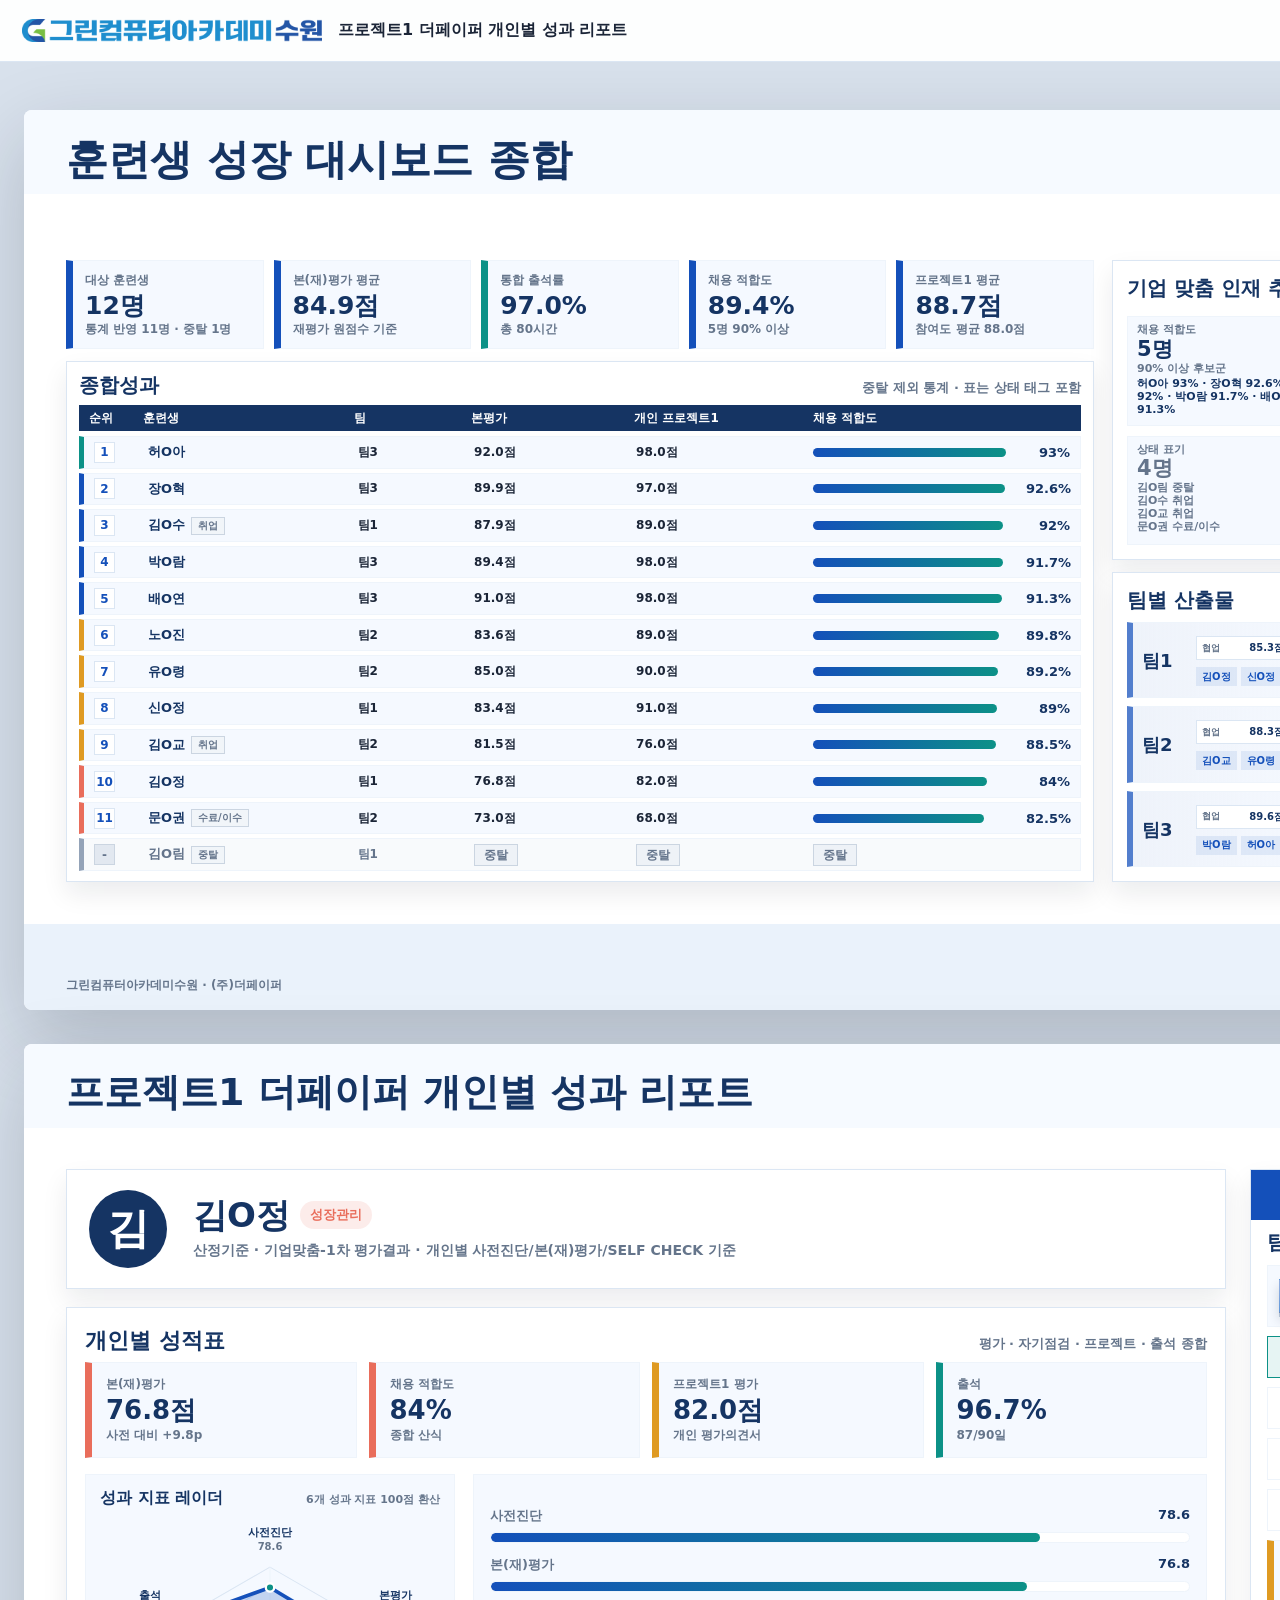
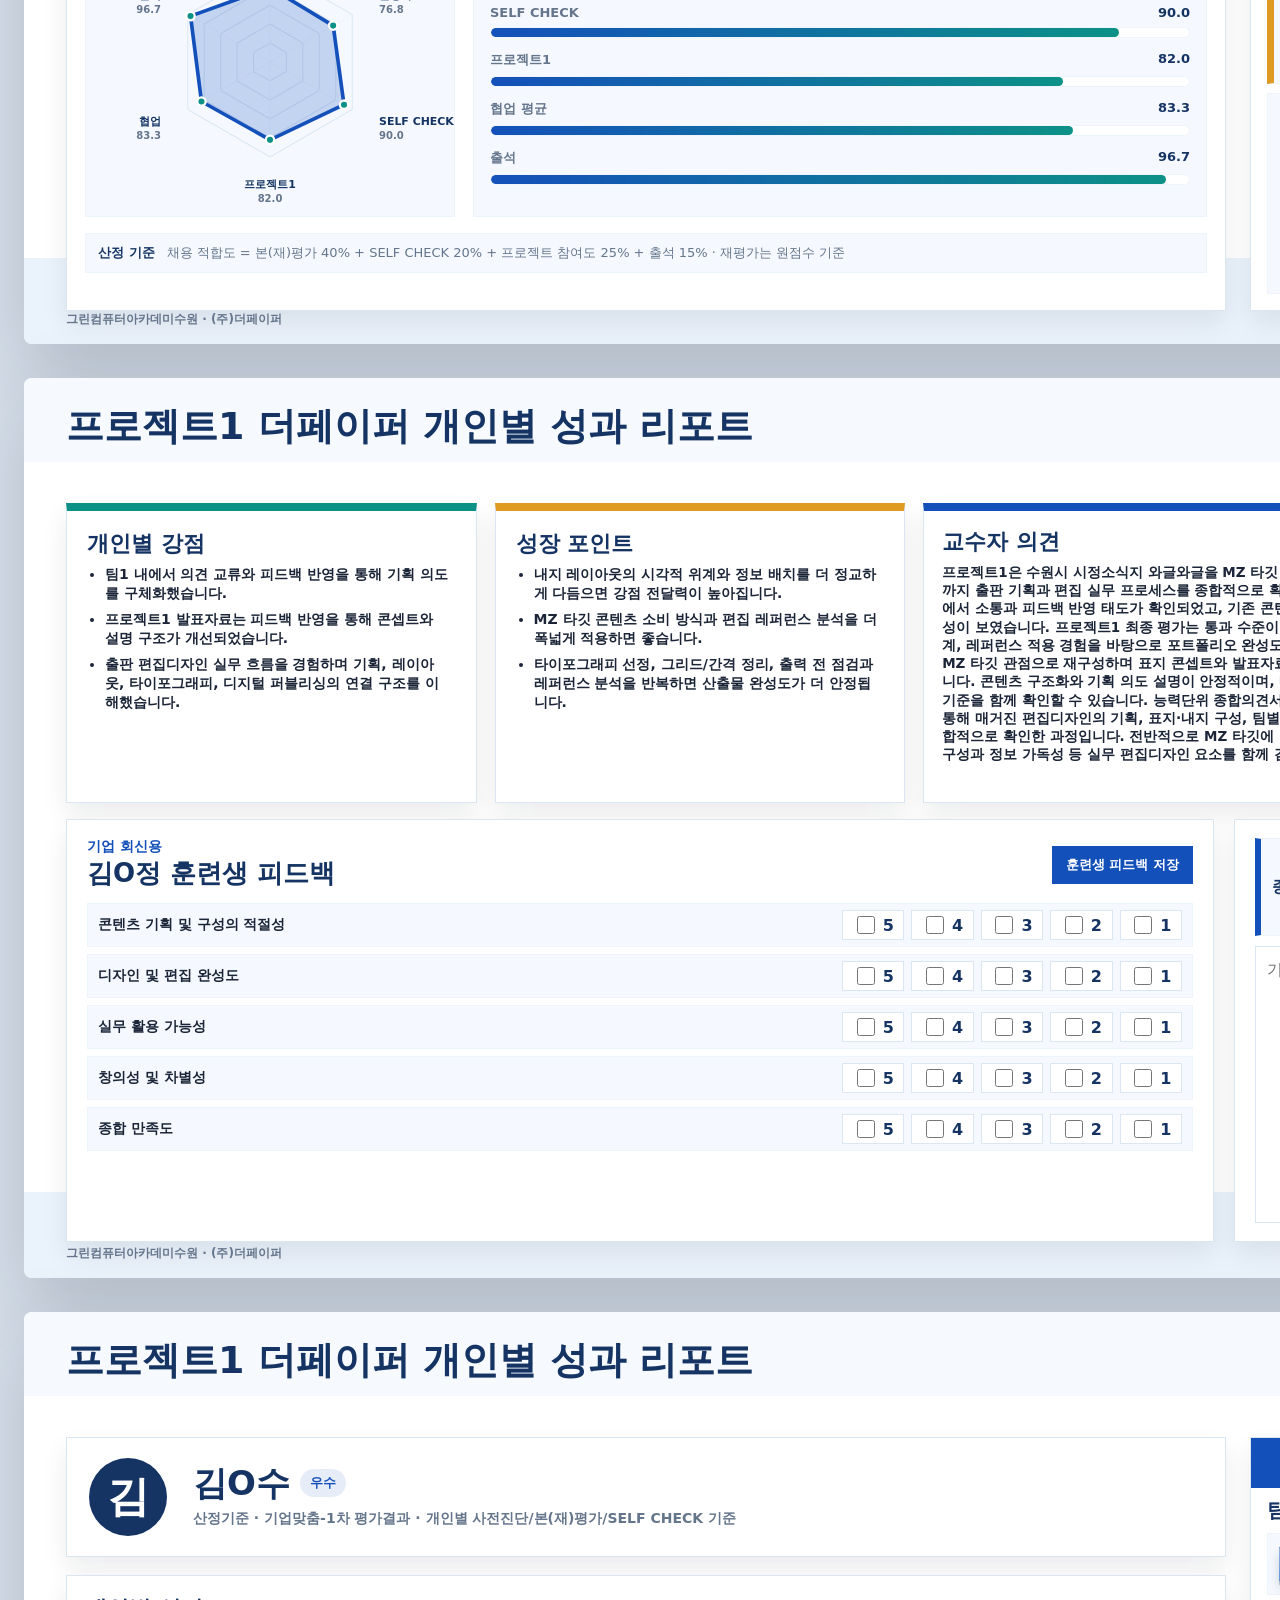
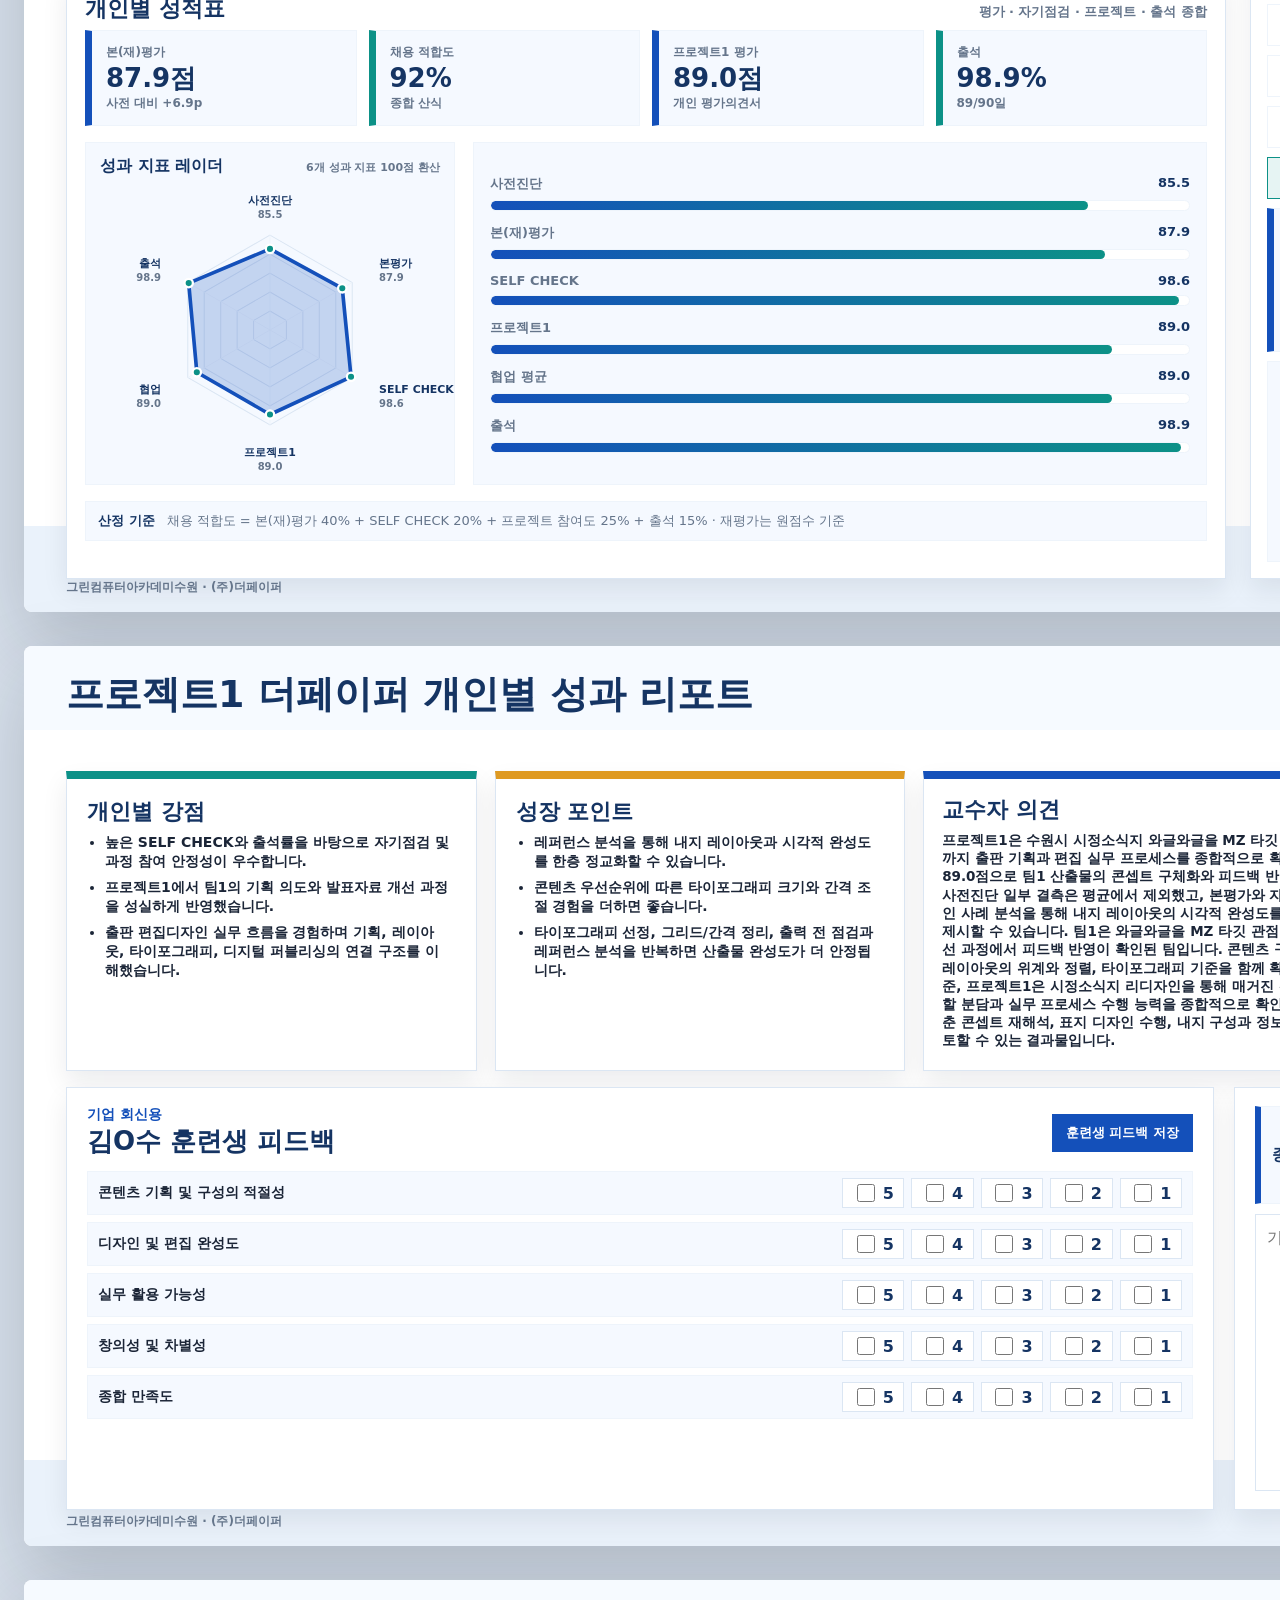
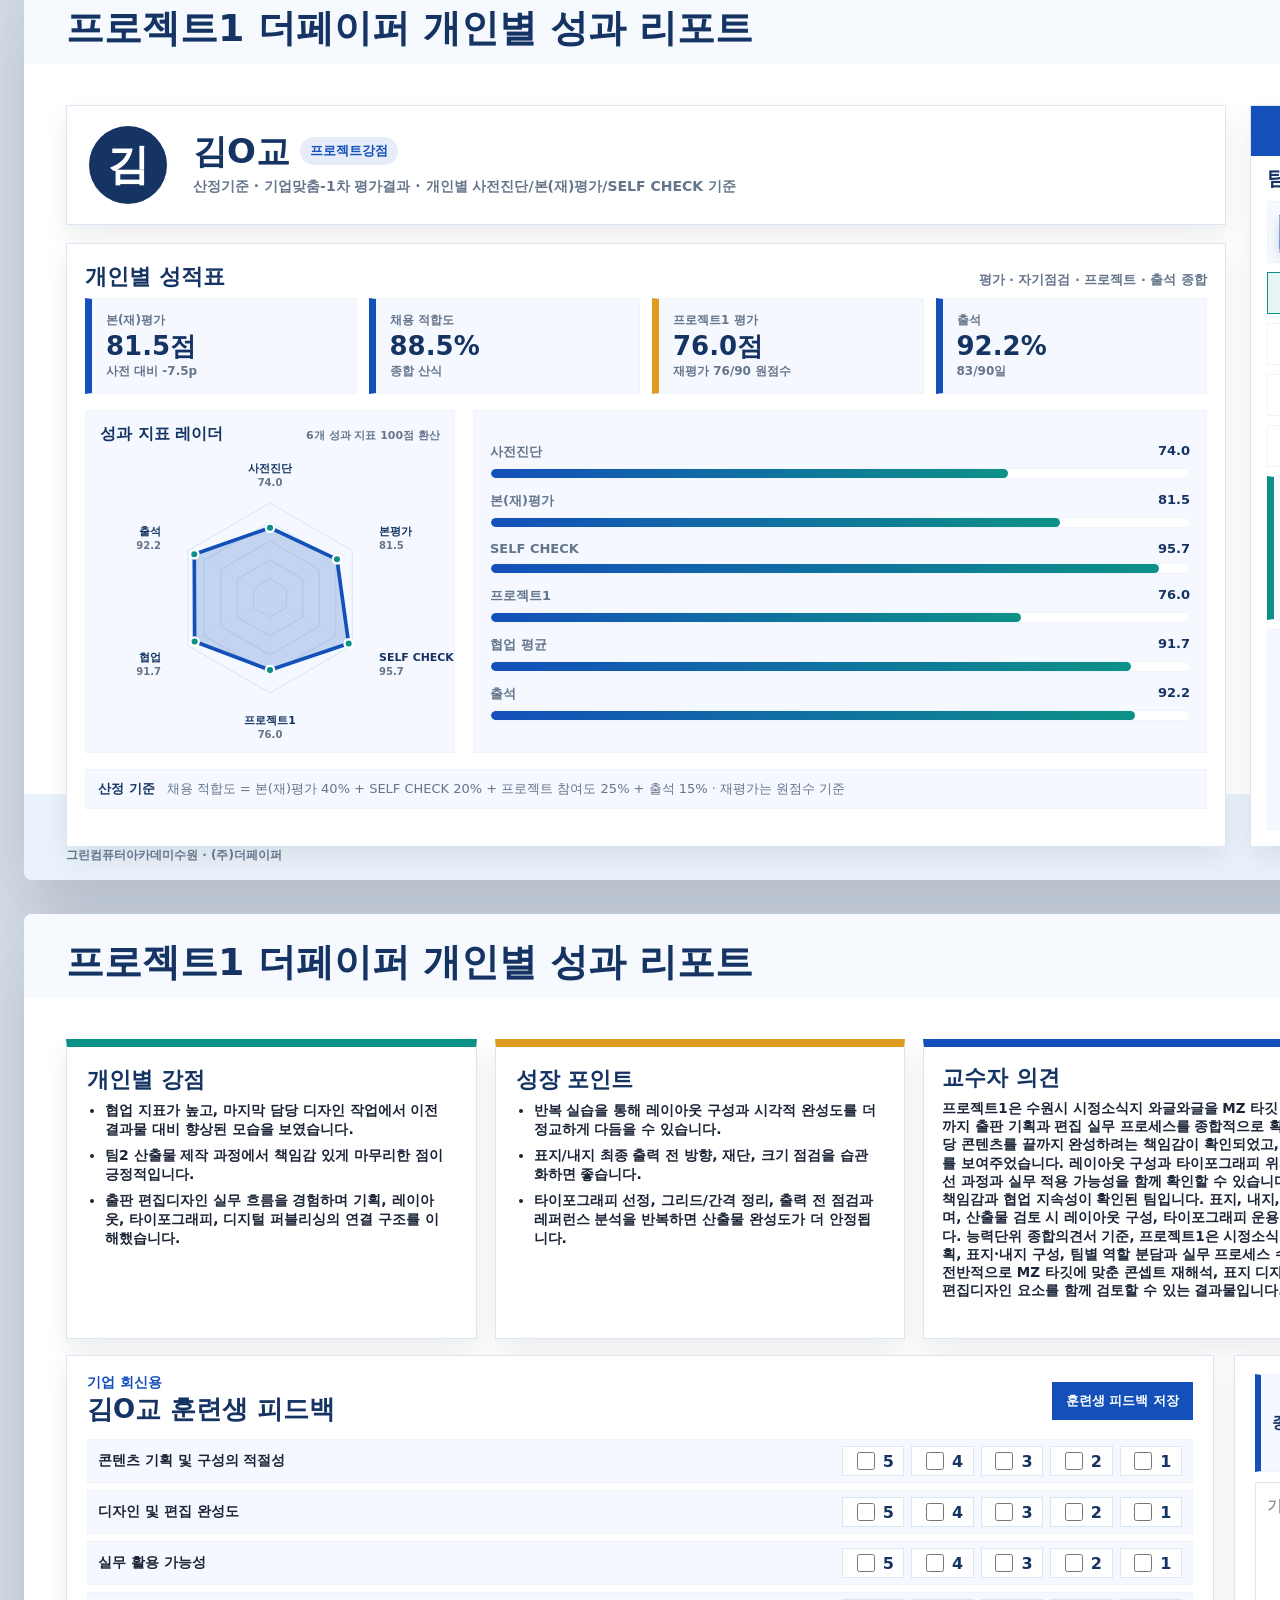
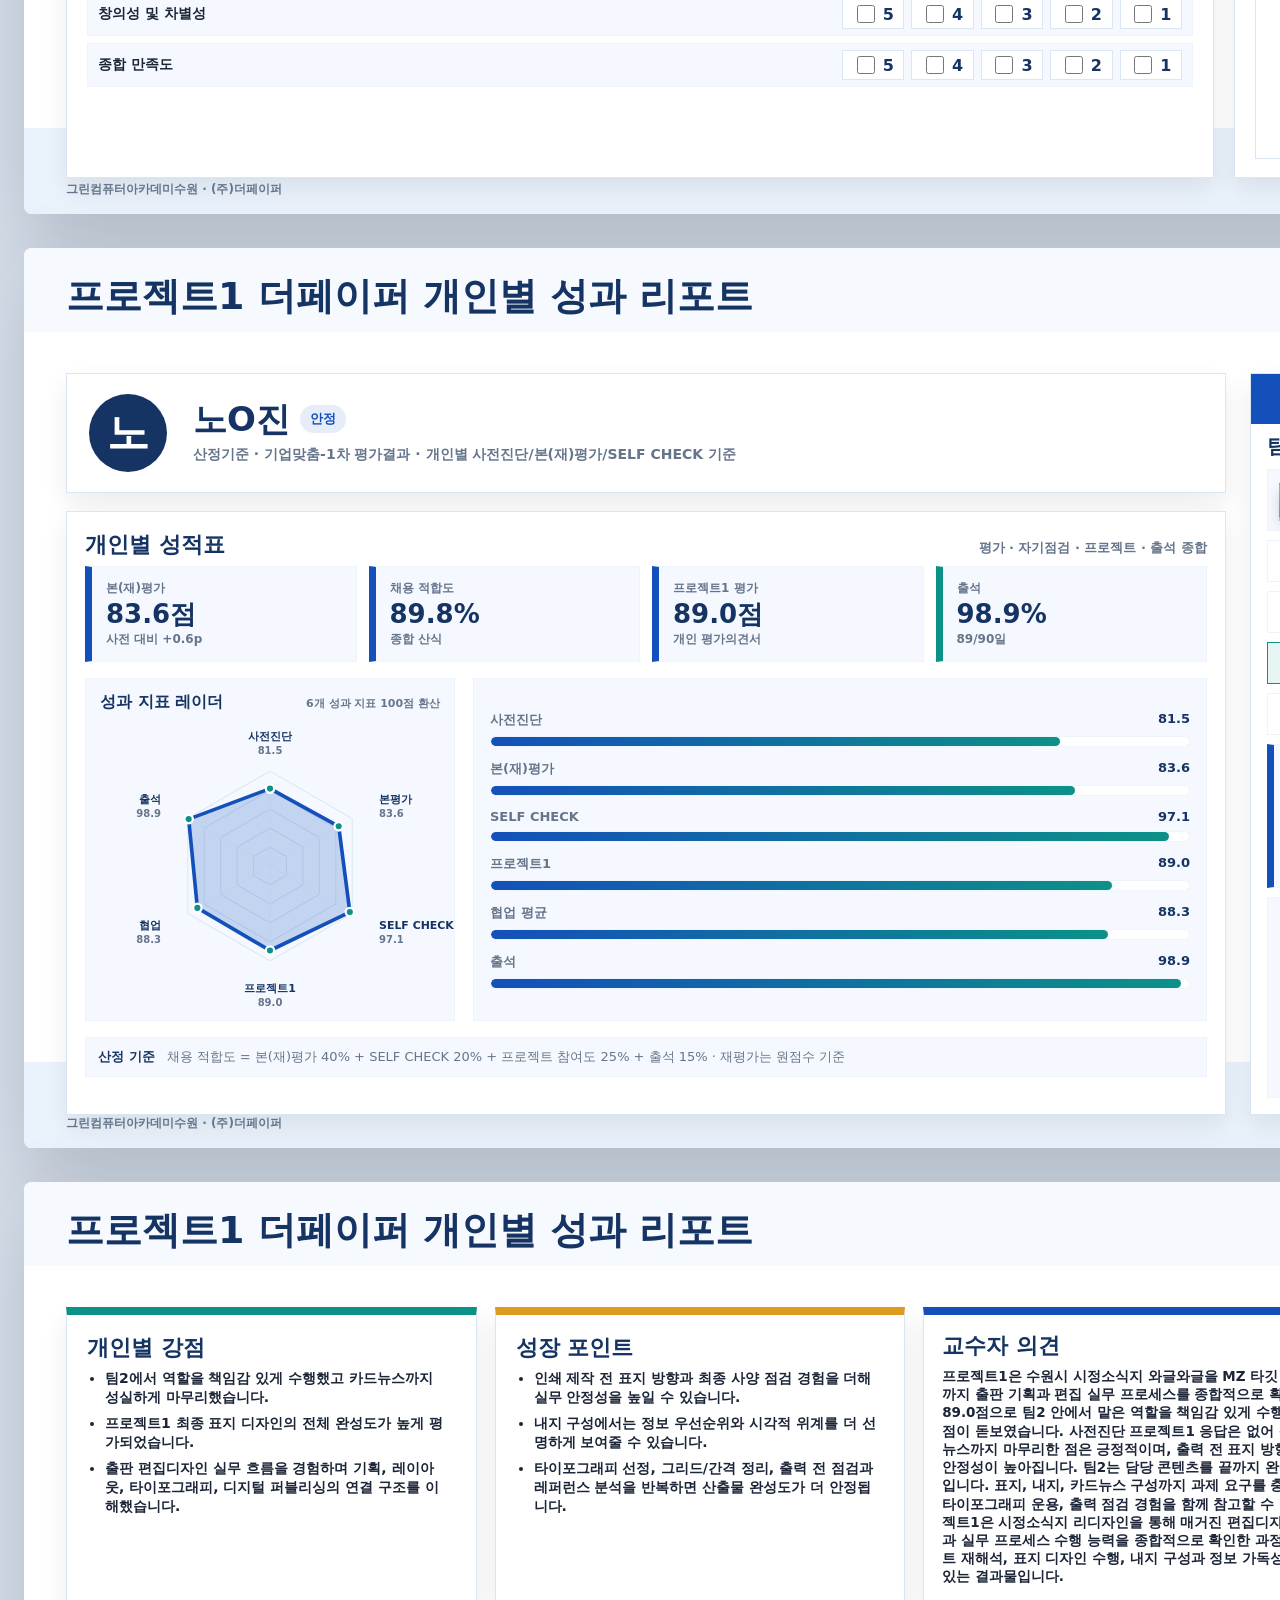
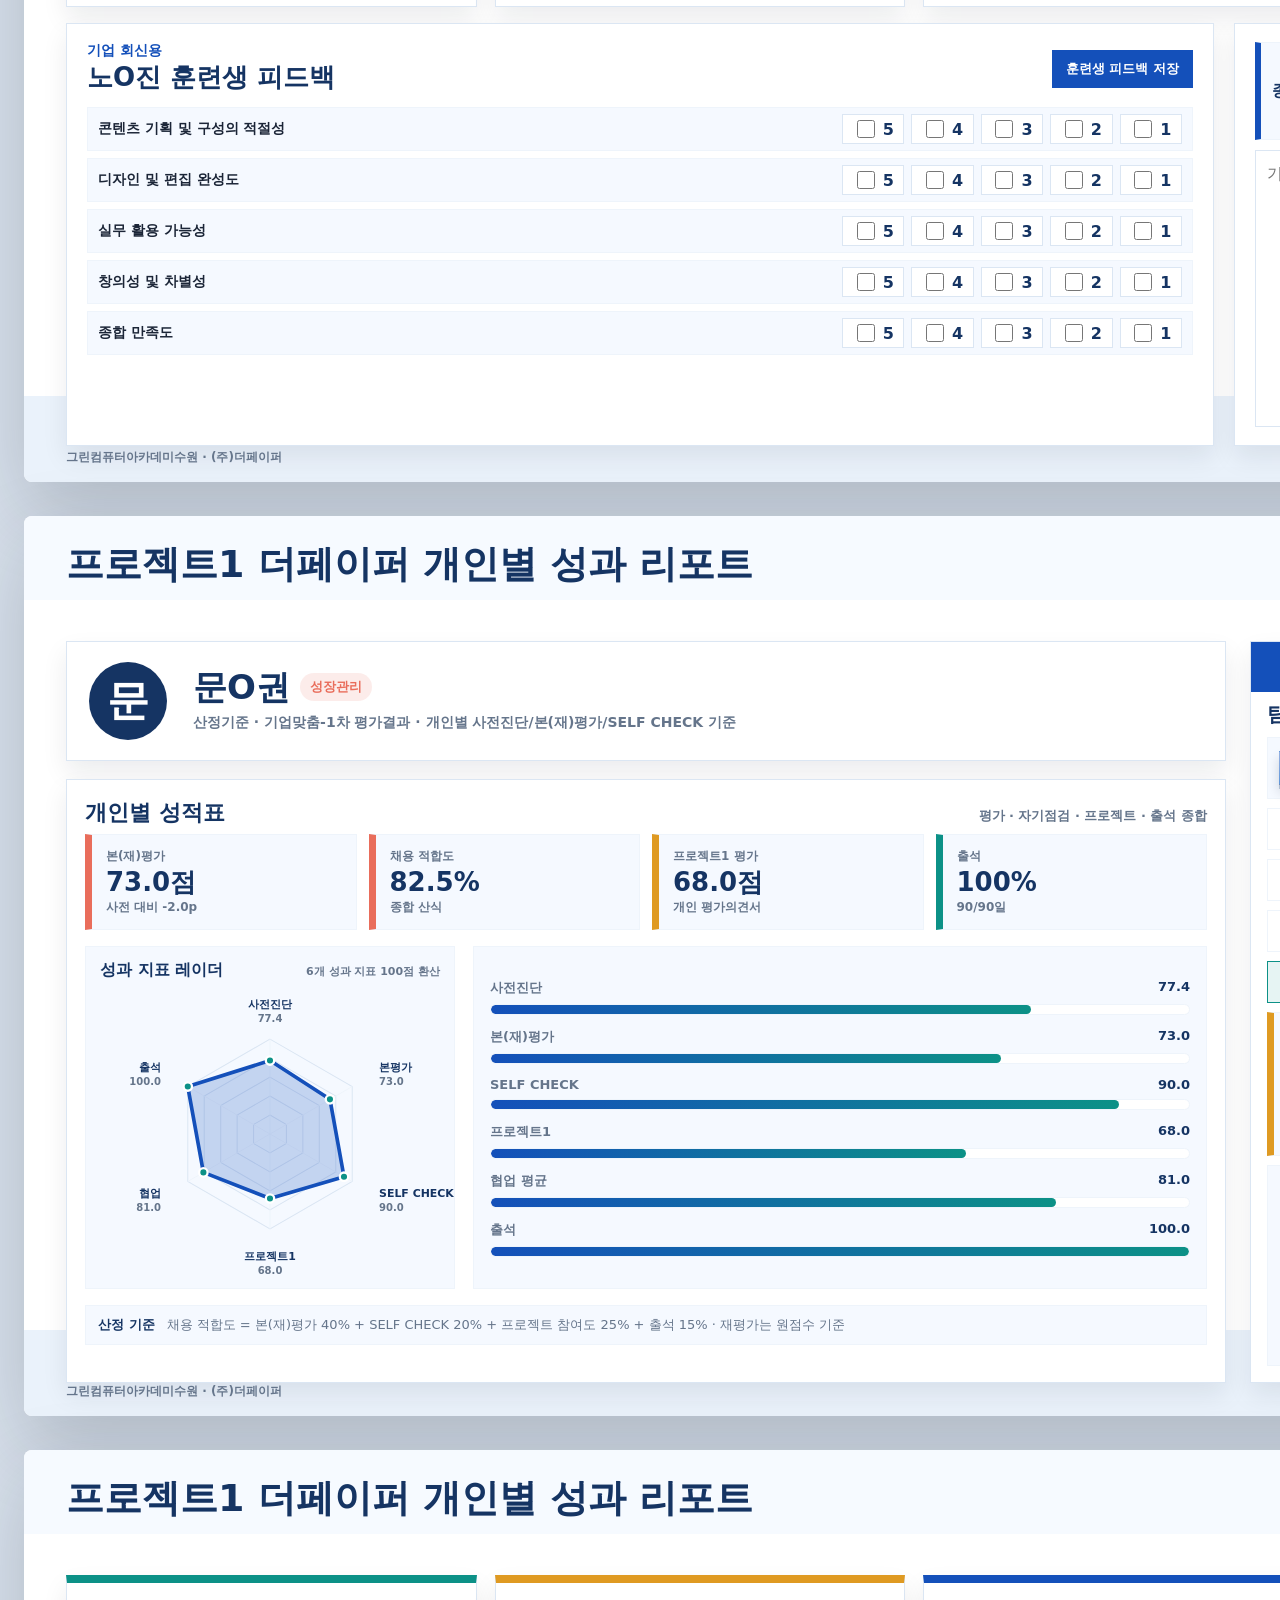
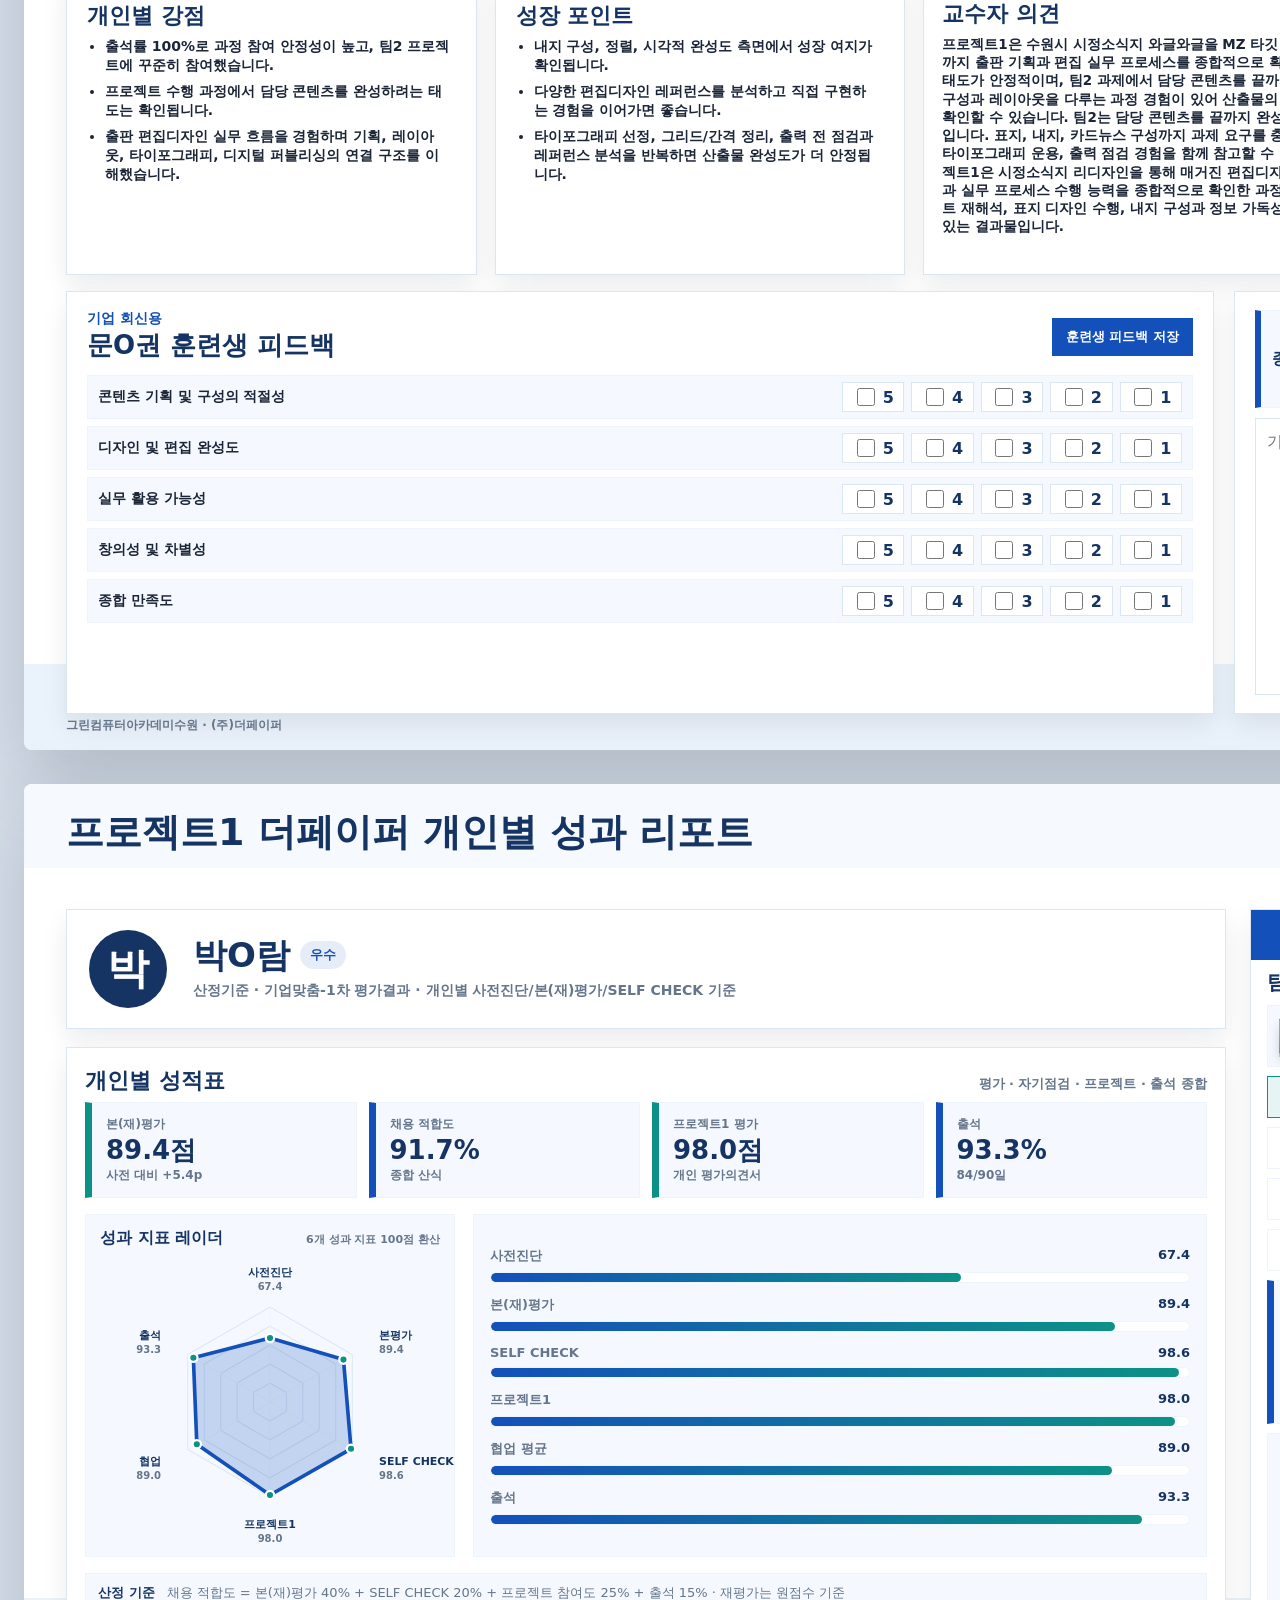
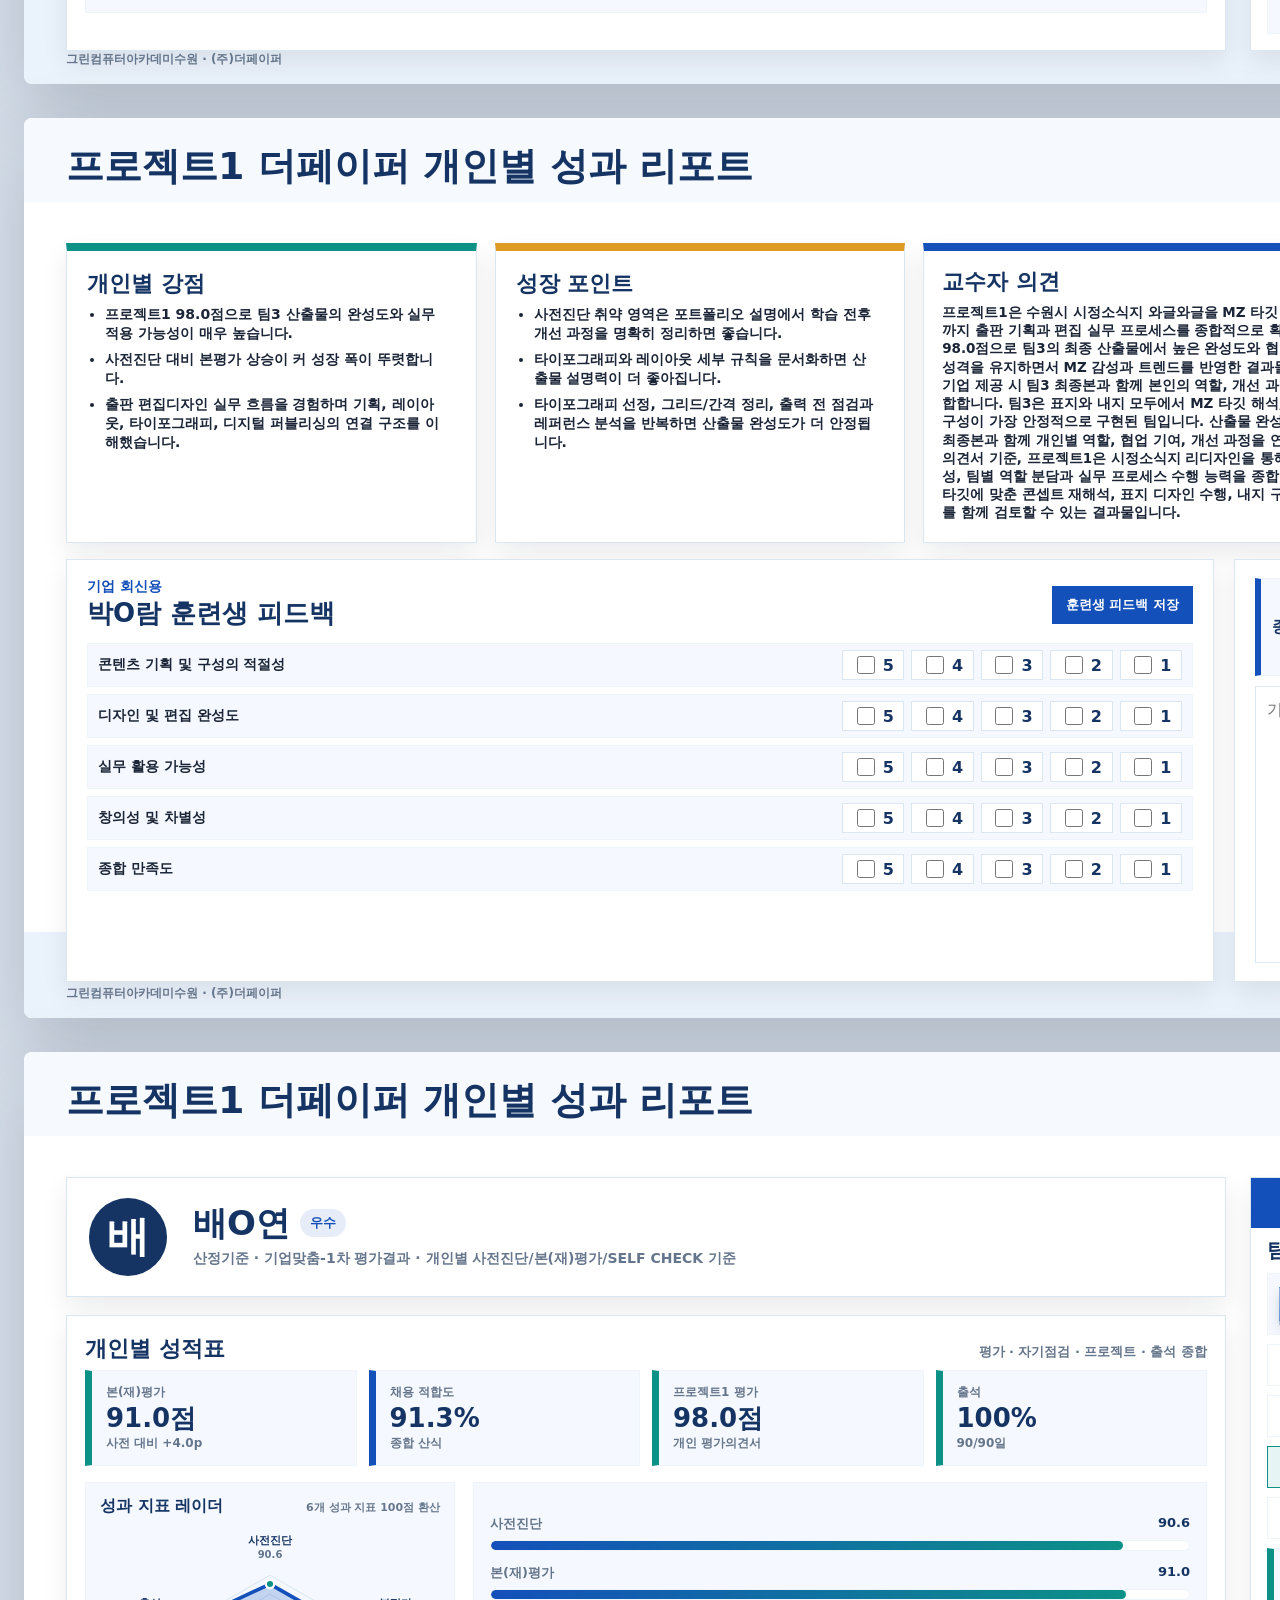
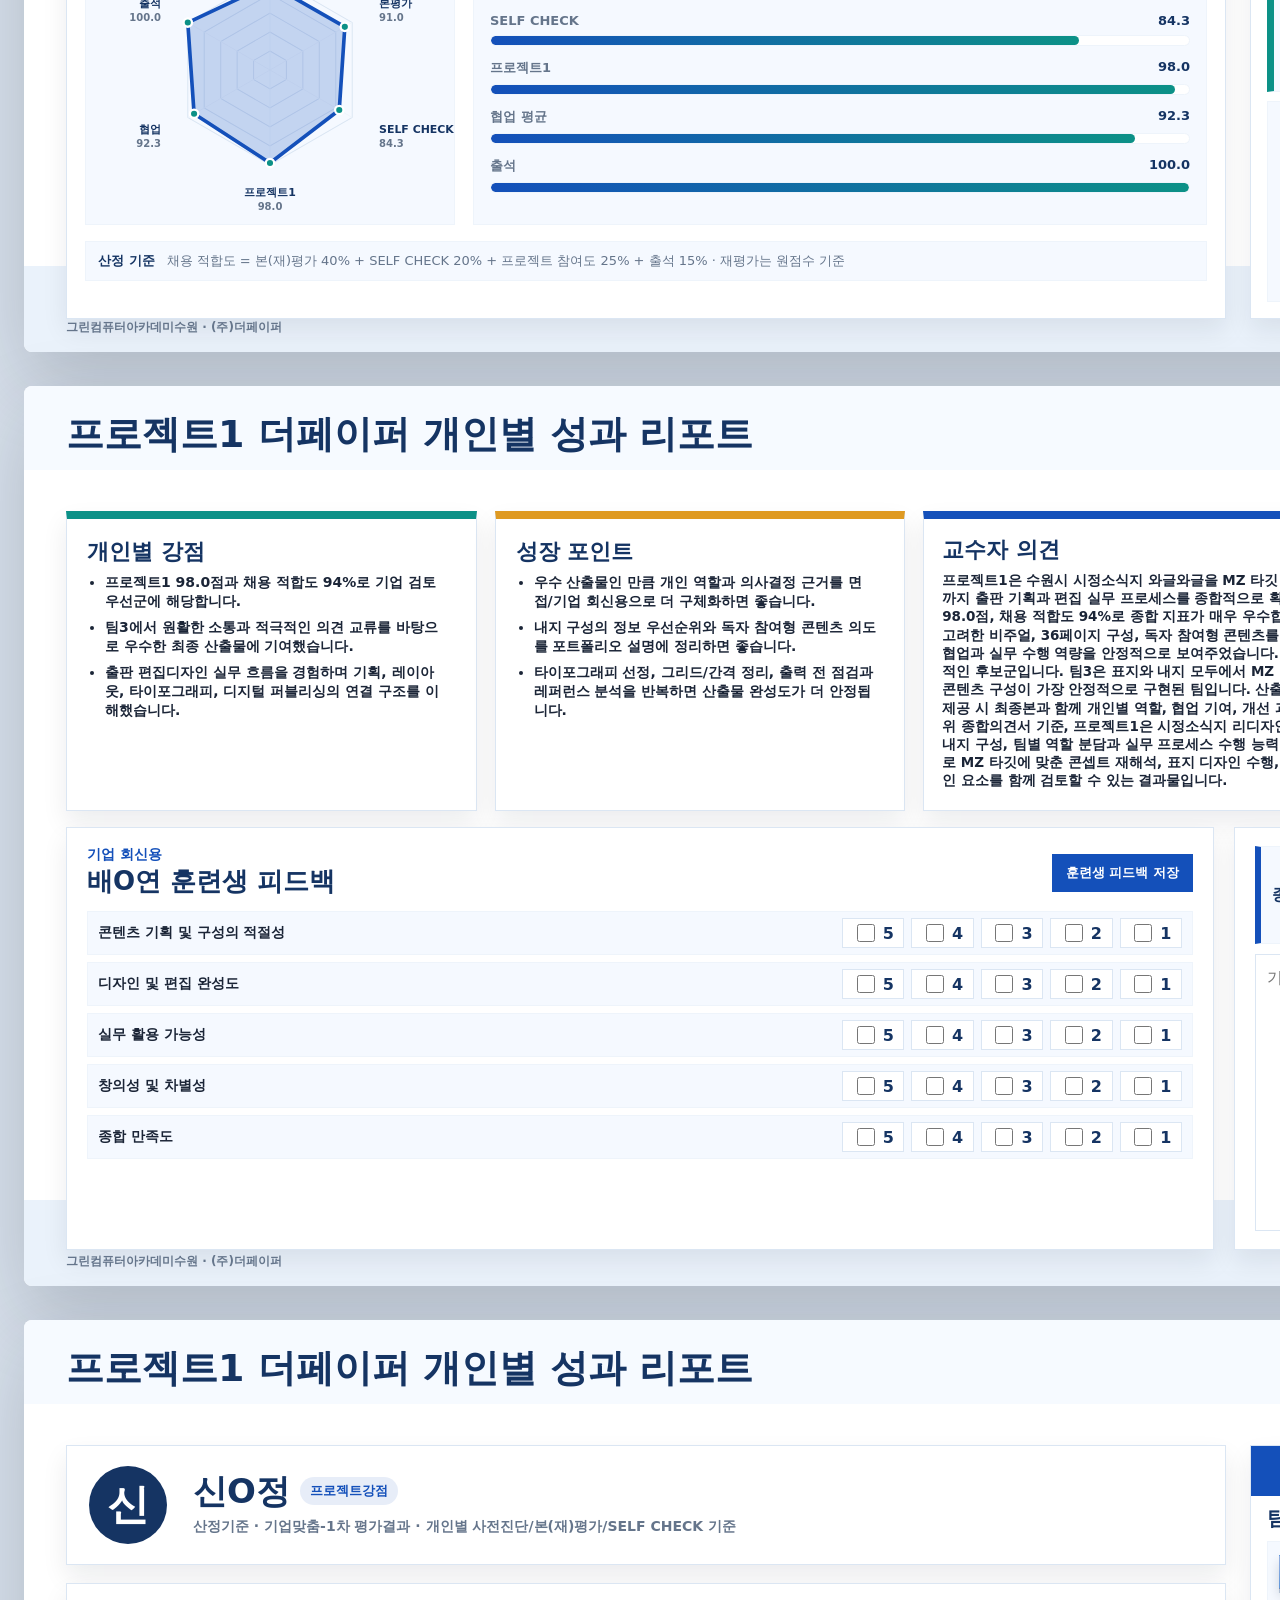
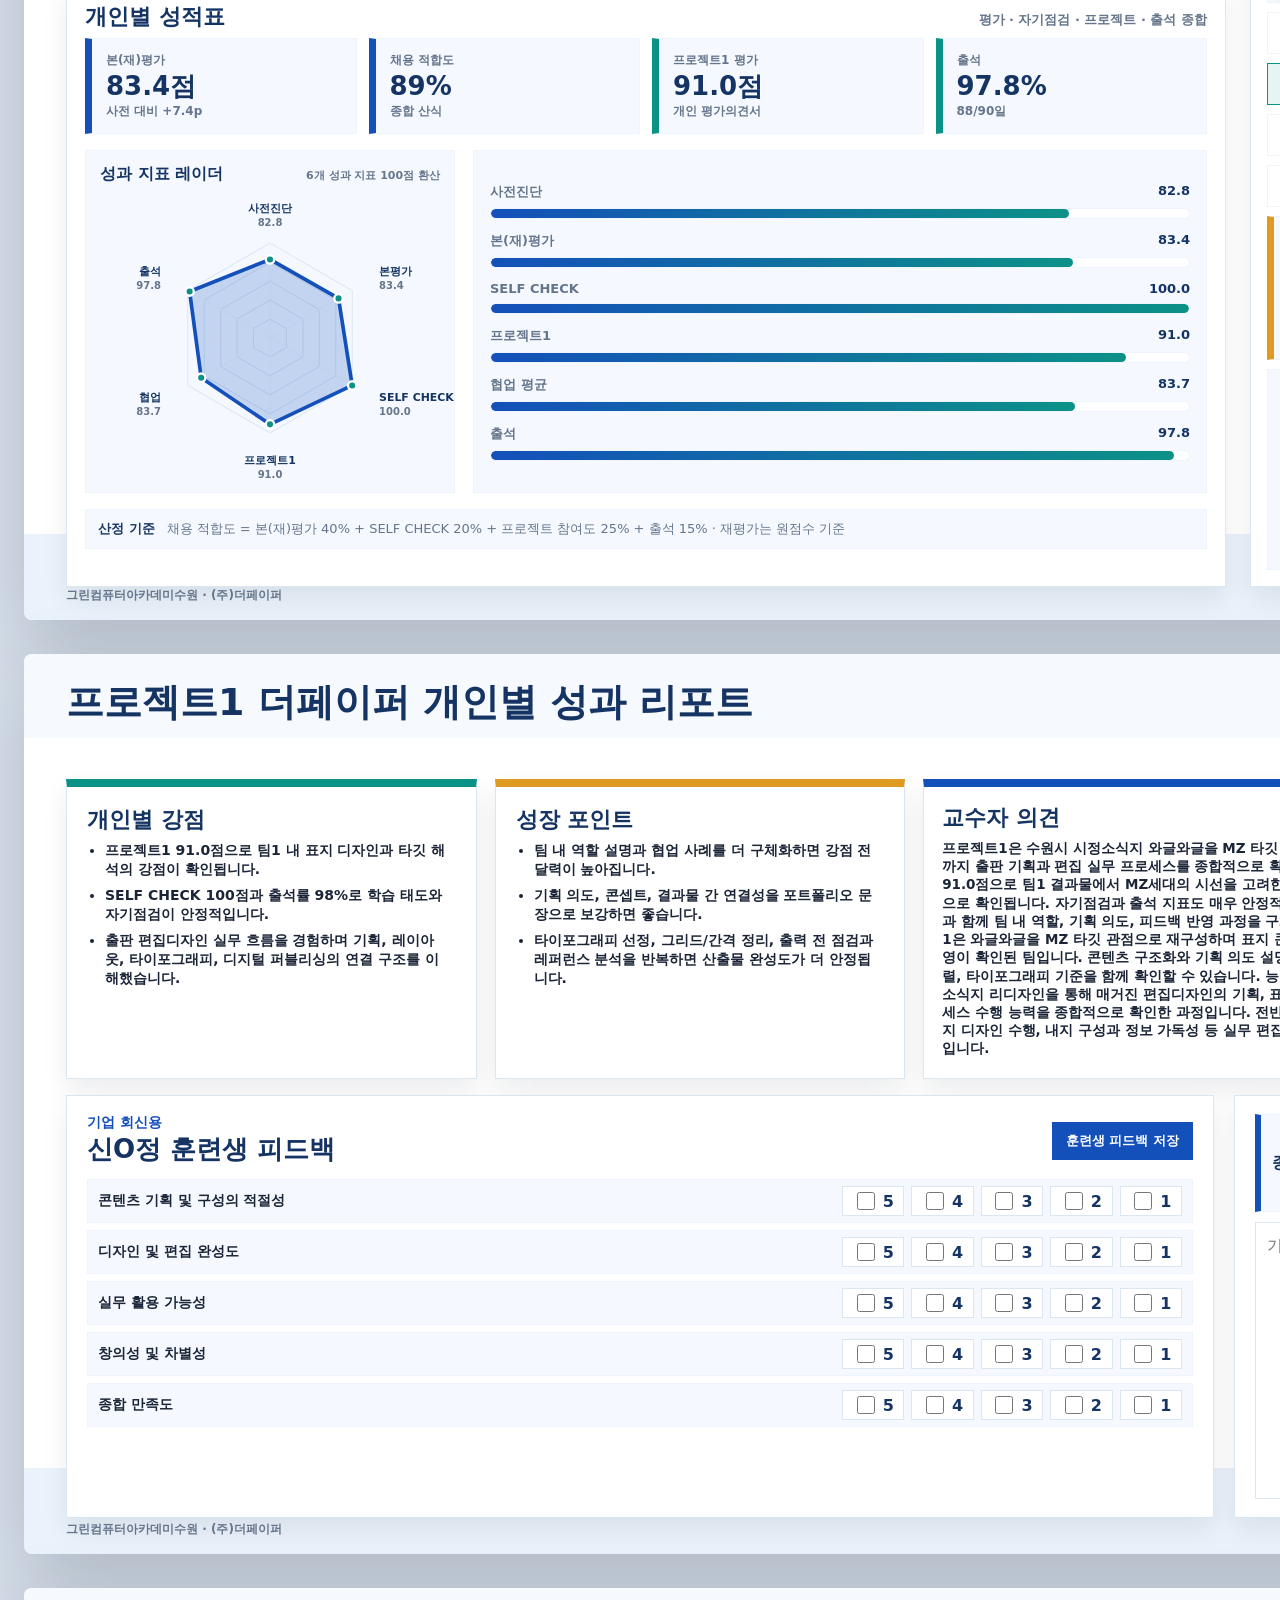
<file: student-report-html/index.html>
<!doctype html>
<html lang="ko">
  <head>
    <meta charset="utf-8" />
    <meta name="viewport" content="width=device-width, initial-scale=1" />
    <title>프로젝트1 더페이퍼 개인별 성과 리포트</title>
    <link rel="stylesheet" href="./styles.css?v=20260818-reportflow1" />
  </head>
  <body>
    <header class="toolbar" data-ui>
      <div class="brand">
        <img class="brand-logo" src="./assets/greensw_logo.png" alt="그린컴퓨터아카데미 수원" />
        <div class="brand-copy">
          <strong data-report-title>프로젝트1 더페이퍼 개인별 성과 리포트</strong>
        </div>
      </div>
      <!-- 운영 배포용: 훈련생/스킨/보기 모드 선택 컨트롤 숨김
      <div class="controls">
        <label>
          훈련생
          <select id="studentSelect"></select>
        </label>
        <label>
          스킨
          <select id="themeSelect">
            <option value="white">화이트모드 1</option>
            <option value="dark">다크모드 1</option>
          </select>
        </label>
        <label>
          보기
          <select id="viewSelect">
            <option value="summary">종합 대시보드</option>
            <option value="page1">개인 성적표</option>
            <option value="page2">기업 회신</option>
            <option value="both">개인 2P</option>
            <option value="all">3종 전체</option>
          </select>
        </label>
        <button id="captureMode" type="button">캡처 모드</button>
      </div>
      -->
    </header>
    <section id="adminDock" class="admin-dock" data-ui hidden>
      <div class="admin-dock-head">
        <div>
          <strong data-admin-title>프로젝트 어드민 모드</strong>
          <span data-admin-desc>기업 피드백 접수 확인 · 훈련생 결과 열람 관리</span>
        </div>
        <div class="admin-dock-actions">
          <a href="./index.html?view=cover&amp;theme=white&amp;admin=1" data-cover-link>표지 선정 바로가기</a>
          <a href="./growth.html?theme=white&amp;admin=1">성장 종합 결과</a>
          <button id="adminDockToggle" type="button" aria-expanded="true">접기</button>
        </div>
      </div>
      <iframe
        id="adminDashboardFrame"
        title="프로젝트1 발송 어드민"
        data-src="https://script.google.com/macros/s/AKfycbxsga-7SclThSmp-S3TAavdJ4TWxrKVHKxterQM-9tB3QMPaHEVyI7Ja3d1pI4gzsCXdQ/exec"
        loading="lazy"
      ></iframe>
    </section>
    <main id="reportDeck" class="deck" aria-live="polite"></main>
    <script src="./data.js?v=20260818-reportflow1"></script>
    <script>
      (function loadProjectReport() {
        var params = new URLSearchParams(window.location.search);
        var project = String(params.get("project") || "").toLowerCase();
        var scripts = [];
        if (project === "project3" || project === "p3") {
          scripts.push("./data-project3.js?v=20260821-project3feedback1");
        }
        scripts.push("./app.js?v=20260818-reportflow1");

        function loadNext() {
          var src = scripts.shift();
          if (!src) return;
          var script = document.createElement("script");
          script.src = src;
          script.onload = loadNext;
          document.body.appendChild(script);
        }

        loadNext();
      })();
    </script>
  </body>
</html>
</file>
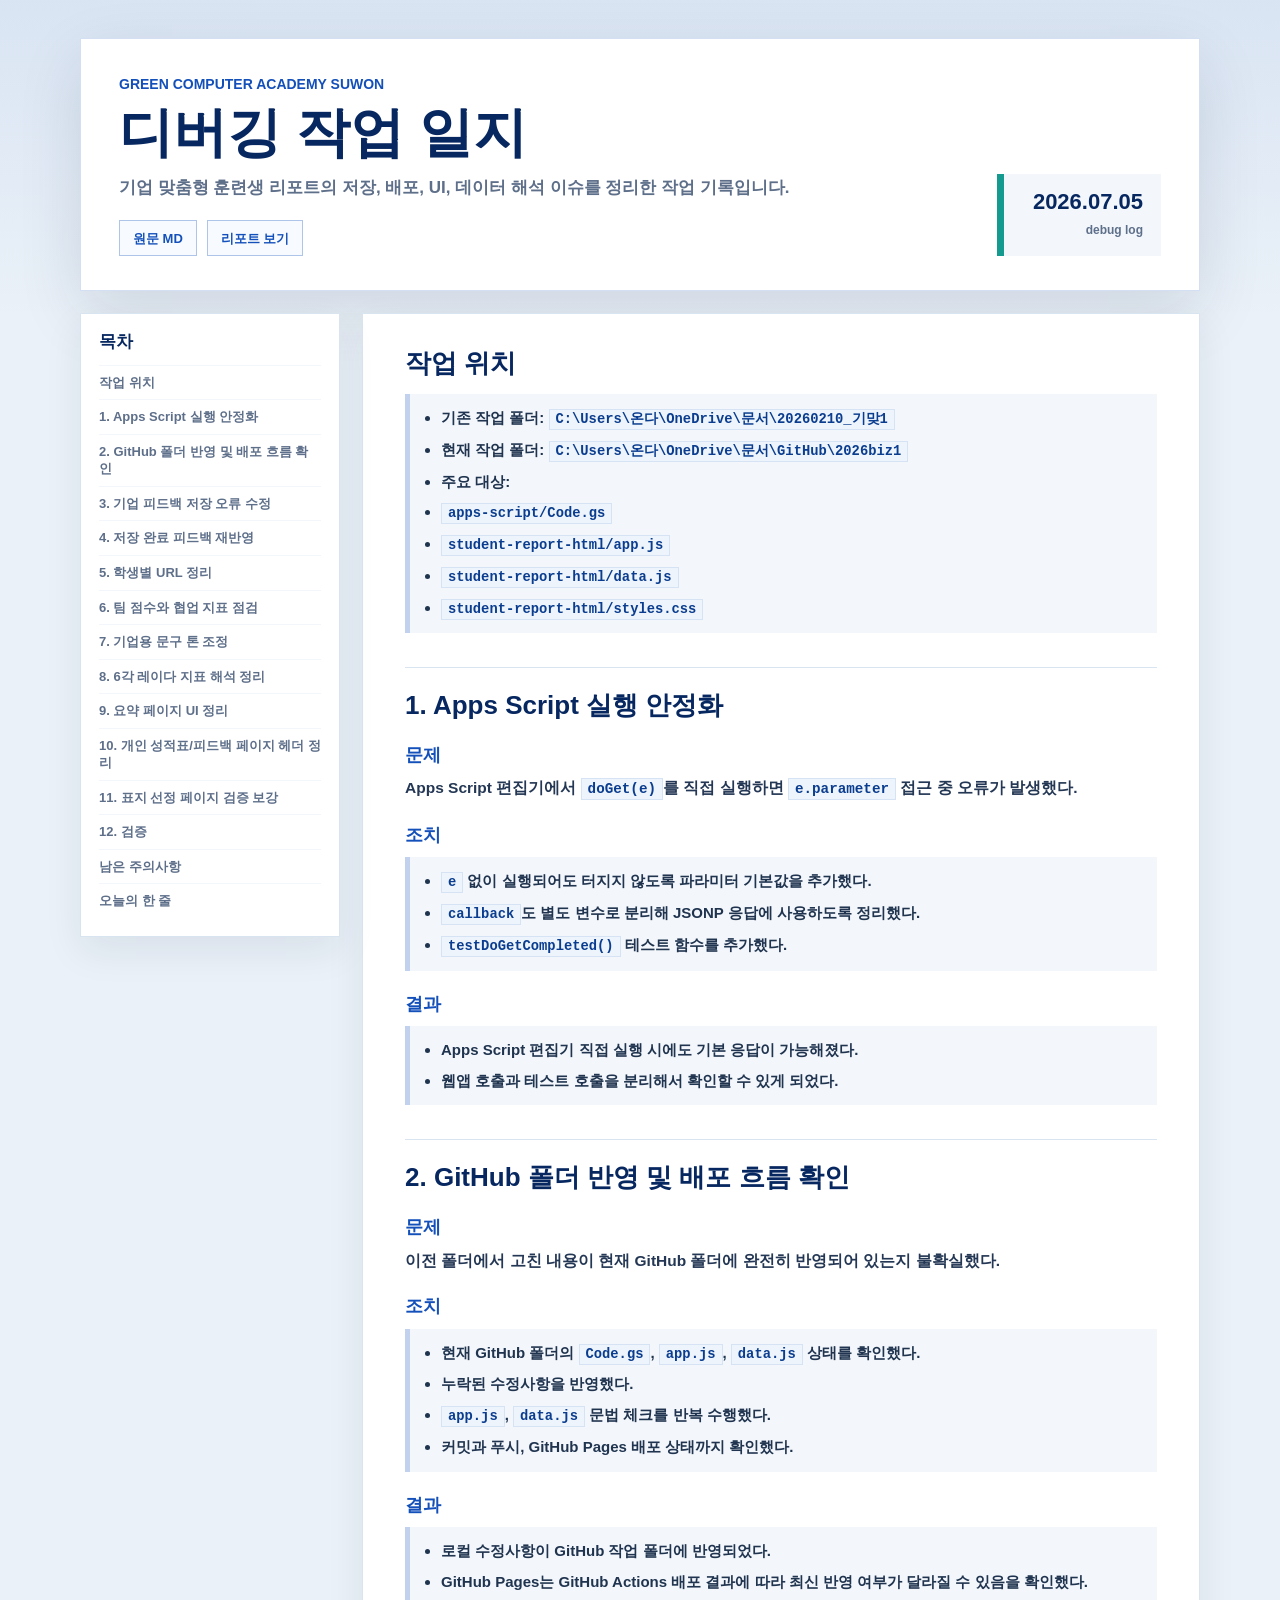
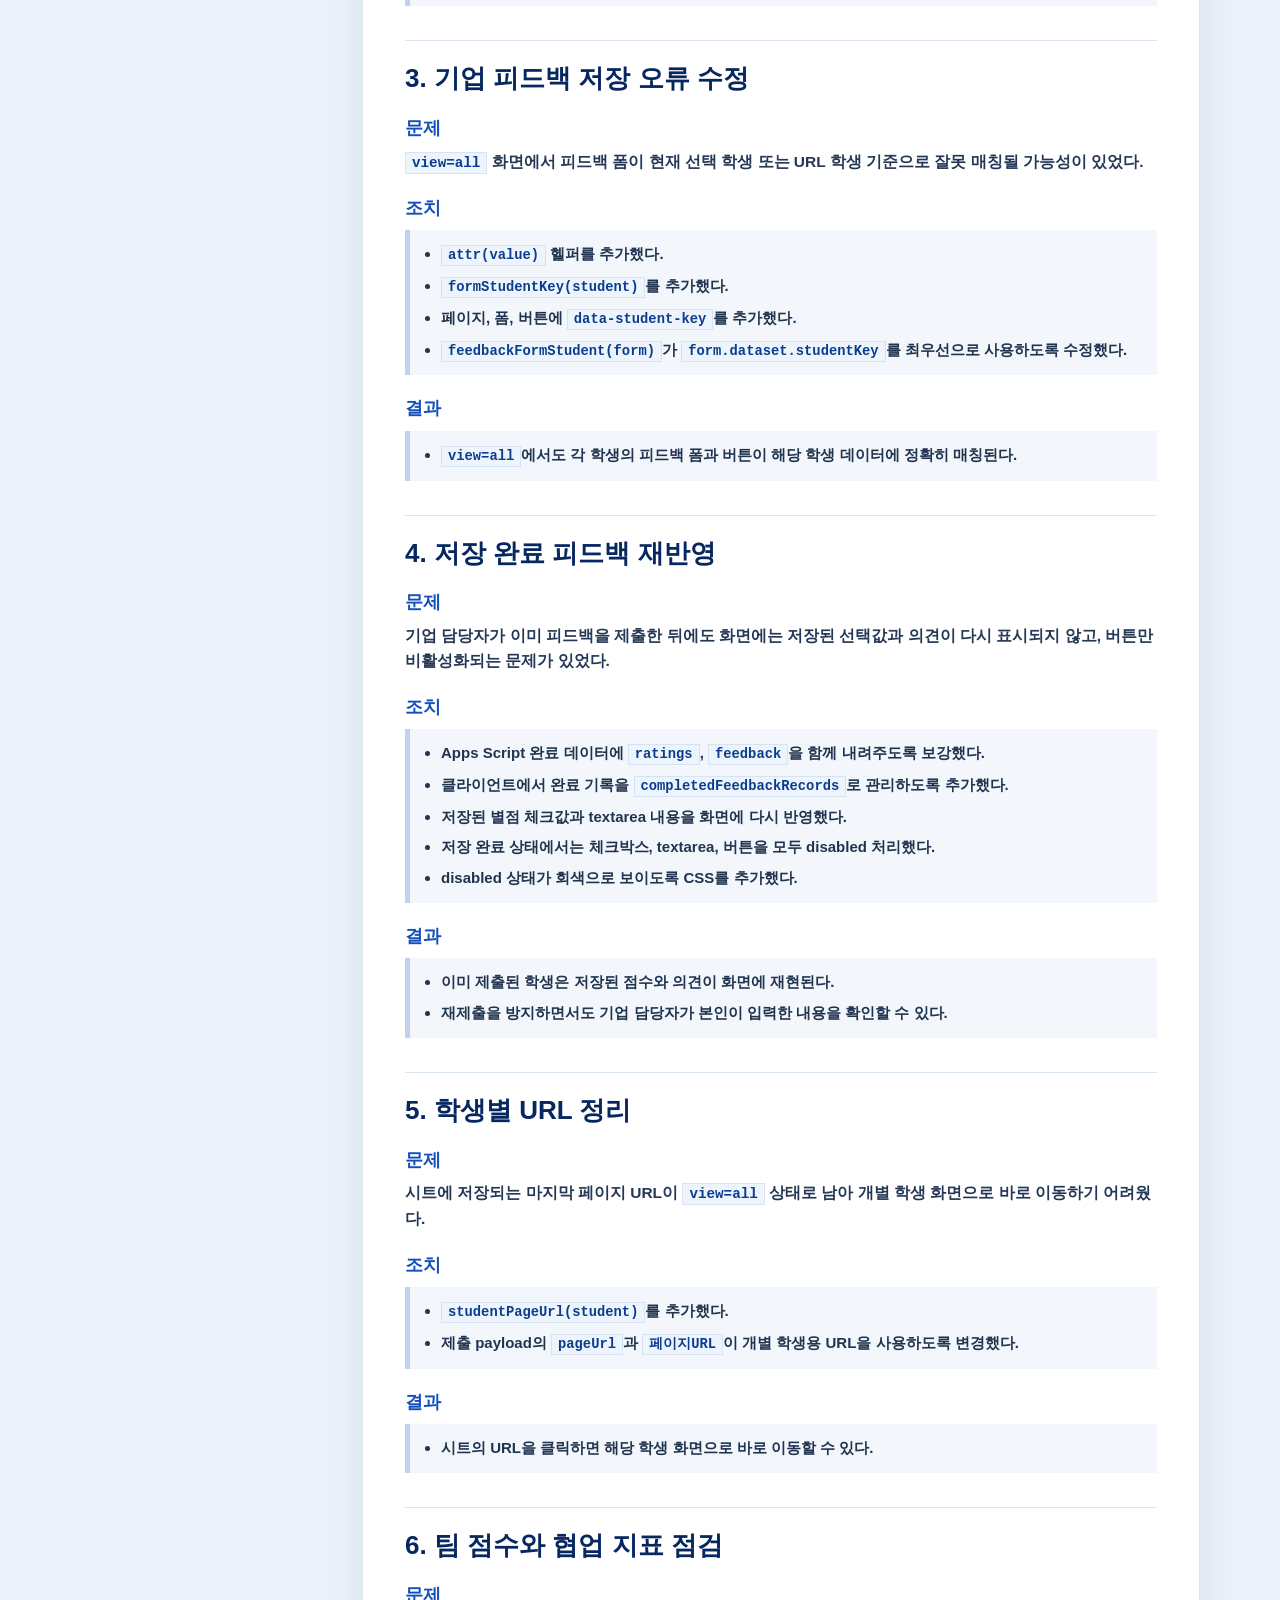
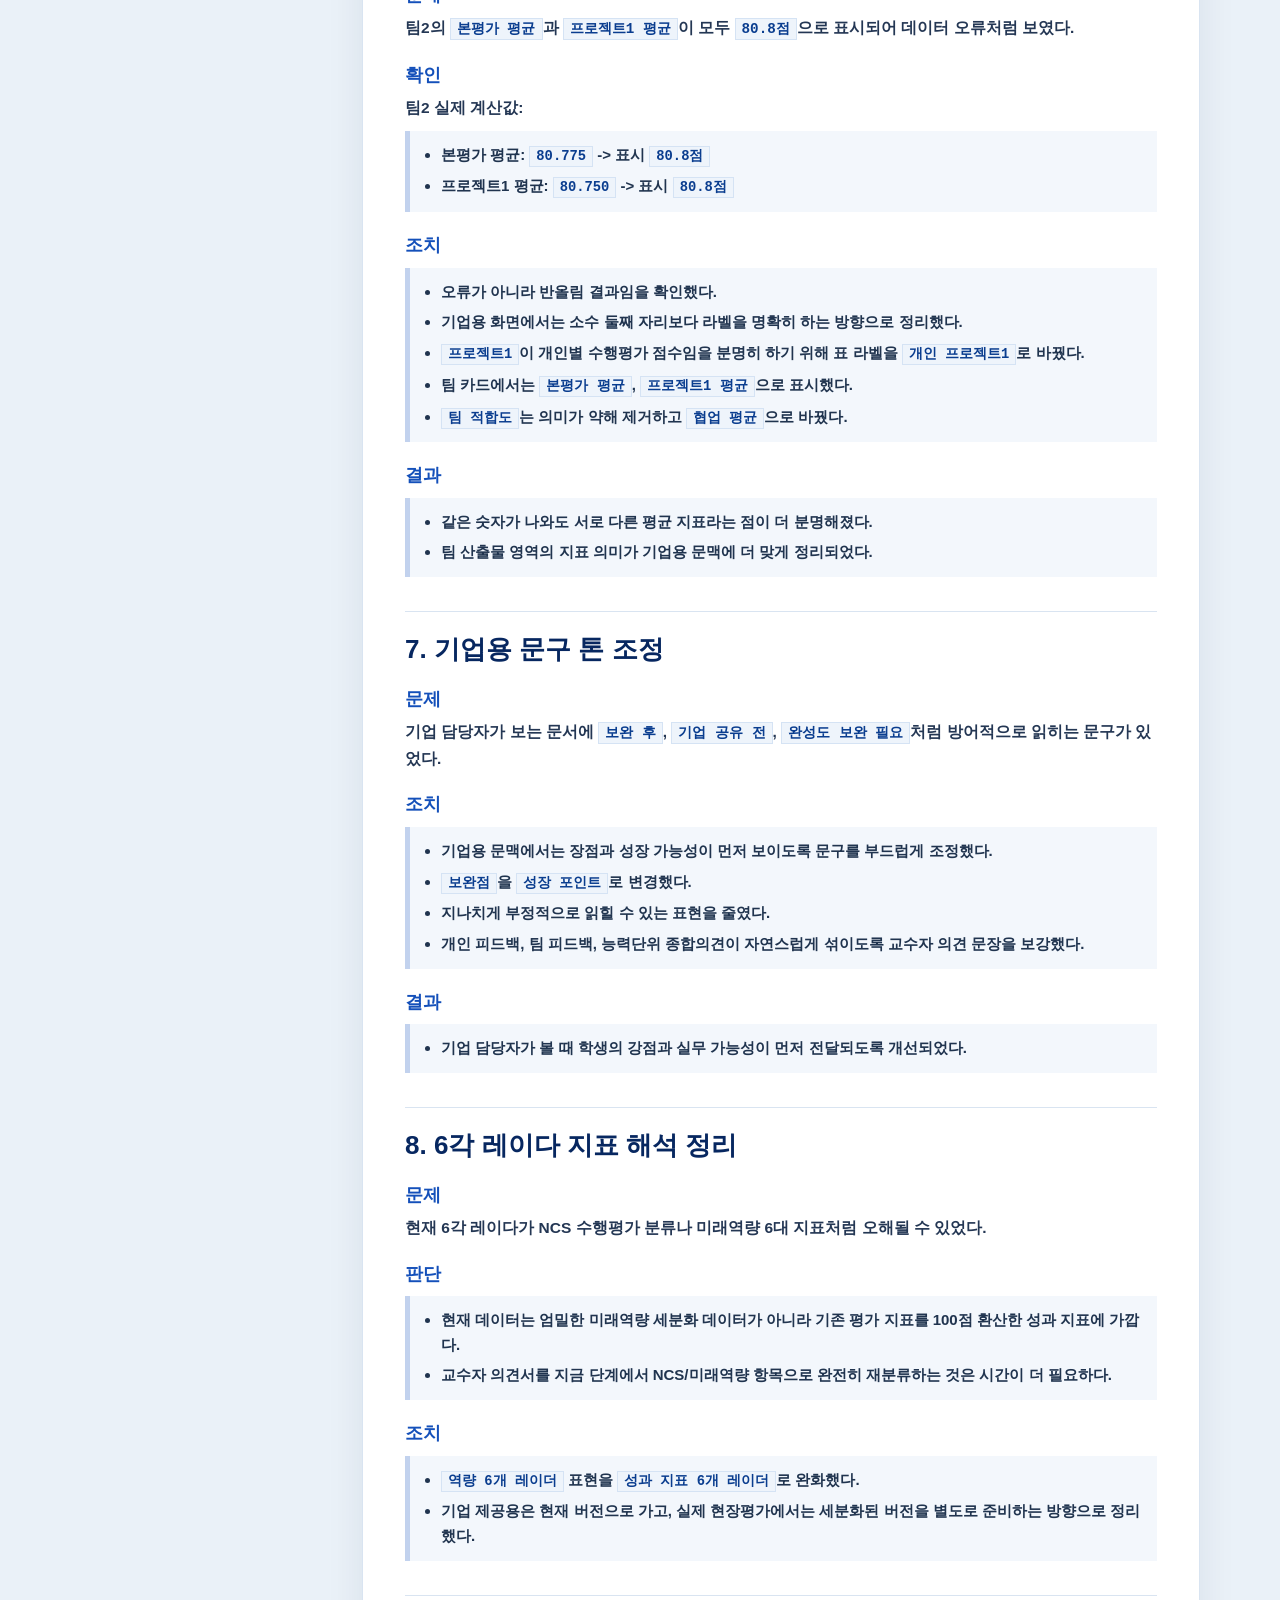
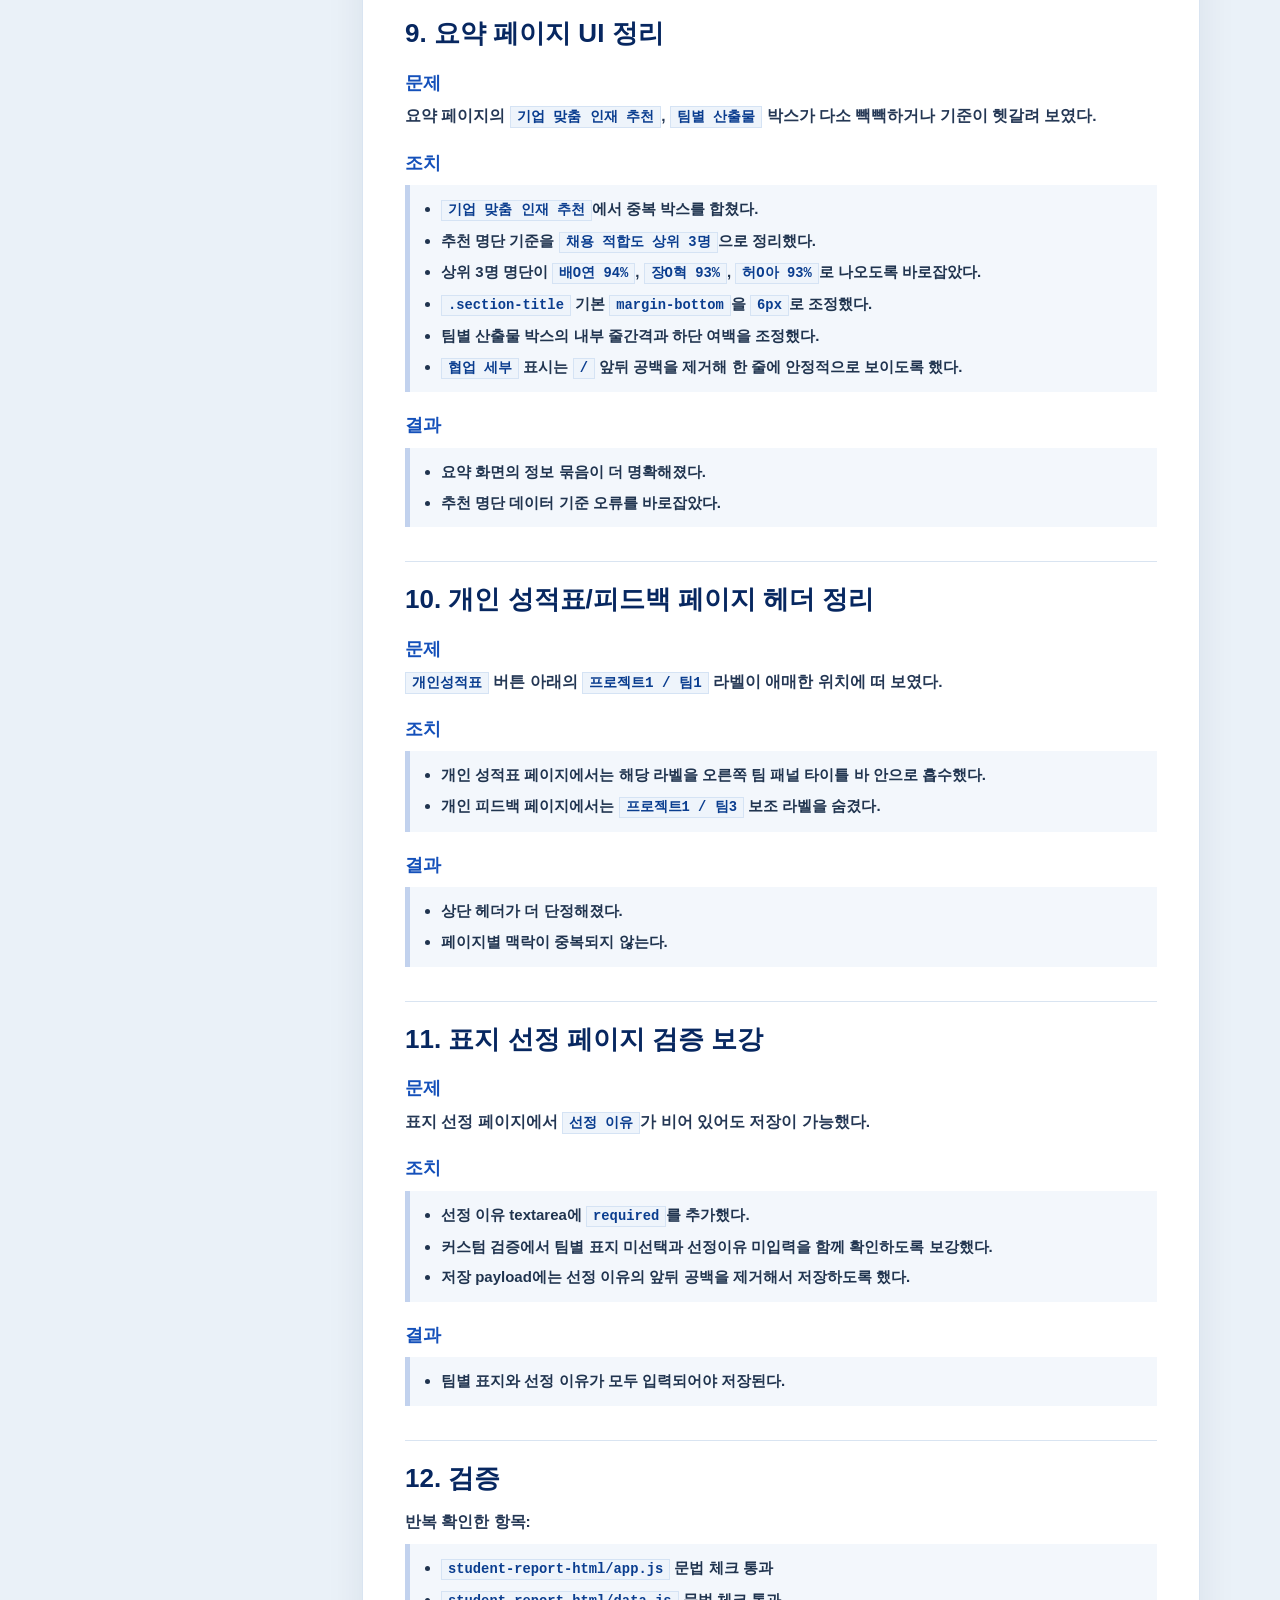
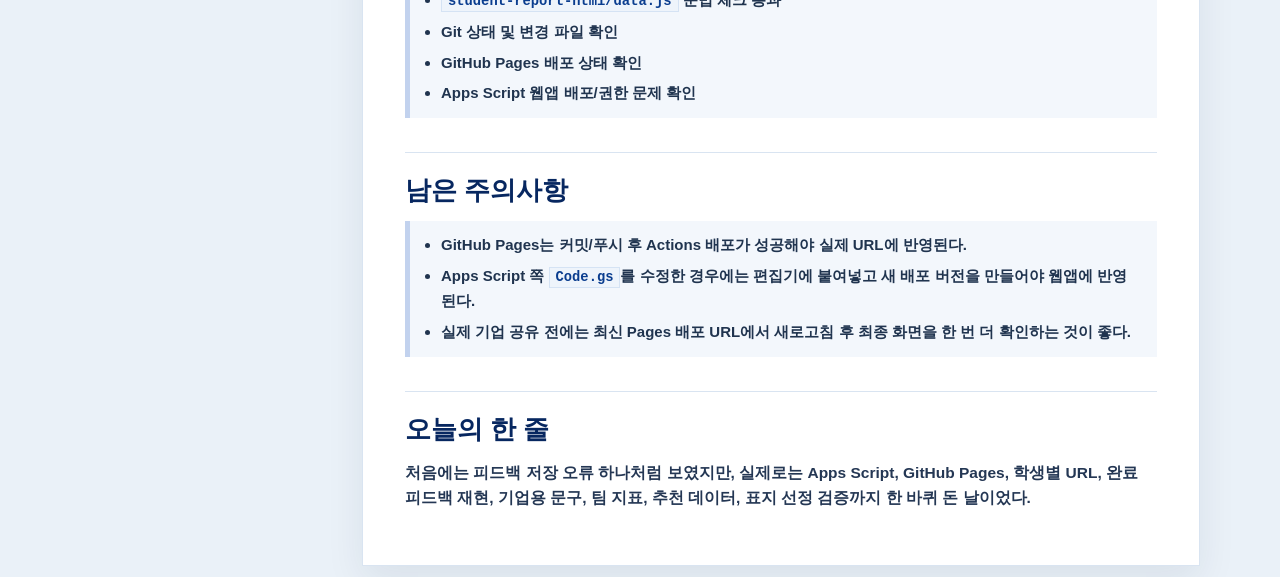
<file: debug-log_20260705.html>
<!doctype html>
<html lang="ko">
<head>
  <meta charset="utf-8">
  <meta name="viewport" content="width=device-width, initial-scale=1">
  <title>2026-07-05 디버깅 작업 일지</title>
  <style>
    :root {
      --ink: #10213f;
      --muted: #5e6f8a;
      --blue: #1450ba;
      --teal: #159a8f;
      --line: #d9e4f1;
      --soft: #f3f7fc;
      --paper: #ffffff;
      --code: #eef4fb;
    }

    * { box-sizing: border-box; }

    body {
      margin: 0;
      background:
        linear-gradient(180deg, rgba(20,80,186,0.08), rgba(20,80,186,0) 320px),
        #eaf1f8;
      color: var(--ink);
      font-family: "Pretendard", "Noto Sans KR", "Malgun Gothic", Arial, sans-serif;
      line-height: 1.65;
    }

    .shell {
      width: min(1120px, calc(100% - 36px));
      margin: 0 auto;
      padding: 38px 0 56px;
    }

    .hero {
      display: grid;
      grid-template-columns: minmax(0, 1fr) auto;
      gap: 28px;
      align-items: end;
      padding: 34px 38px;
      border: 1px solid rgba(20,80,186,0.18);
      background: var(--paper);
      box-shadow: 0 22px 60px rgba(17, 32, 65, 0.12);
    }

    .eyebrow {
      margin: 0 0 8px;
      color: var(--blue);
      font-size: 14px;
      font-weight: 900;
      letter-spacing: 0;
    }

    h1 {
      margin: 0;
      color: #072760;
      font-size: clamp(32px, 5vw, 54px);
      line-height: 1.04;
      letter-spacing: 0;
    }

    .lead {
      max-width: 740px;
      margin: 14px 0 0;
      color: var(--muted);
      font-size: 17px;
      font-weight: 750;
    }

    .stamp {
      min-width: 164px;
      padding: 16px 18px;
      border-left: 7px solid var(--teal);
      background: var(--soft);
      text-align: right;
    }

    .stamp strong {
      display: block;
      color: #072760;
      font-size: 22px;
      line-height: 1.1;
    }

    .stamp span {
      display: block;
      margin-top: 6px;
      color: var(--muted);
      font-size: 12px;
      font-weight: 900;
    }

    .layout {
      display: grid;
      grid-template-columns: 260px minmax(0, 1fr);
      gap: 22px;
      margin-top: 22px;
    }

    .toc,
    .content {
      border: 1px solid var(--line);
      background: var(--paper);
      box-shadow: 0 14px 36px rgba(17, 32, 65, 0.08);
    }

    .toc {
      position: sticky;
      top: 18px;
      align-self: start;
      padding: 18px;
      max-height: calc(100vh - 36px);
      overflow: auto;
    }

    .toc h2 {
      margin: 0 0 12px;
      color: #072760;
      font-size: 17px;
      line-height: 1.2;
    }

    .toc a {
      display: block;
      padding: 8px 0;
      border-top: 1px solid var(--soft);
      color: var(--muted);
      font-size: 13px;
      font-weight: 850;
      line-height: 1.35;
      text-decoration: none;
    }

    .toc a:hover { color: var(--blue); }

    .content {
      padding: 34px 42px 46px;
    }

    .content h1 { display: none; }

    .content h2 {
      margin: 34px 0 14px;
      padding-top: 22px;
      border-top: 1px solid var(--line);
      color: #072760;
      font-size: 26px;
      line-height: 1.22;
      letter-spacing: 0;
    }

    .content h2:first-child,
    .content h1 + h2 {
      margin-top: 0;
      padding-top: 0;
      border-top: 0;
    }

    .content h3 {
      margin: 22px 0 8px;
      color: var(--blue);
      font-size: 18px;
      line-height: 1.3;
    }

    .content p {
      margin: 8px 0;
      color: #243754;
      font-size: 15.5px;
      font-weight: 650;
    }

    .content ul {
      display: grid;
      gap: 6px;
      margin: 10px 0 16px;
      padding: 12px 16px 12px 31px;
      border-left: 5px solid rgba(20,80,186,0.22);
      background: var(--soft);
    }

    .content li {
      color: #20344f;
      font-size: 15px;
      font-weight: 700;
    }

    .content code {
      padding: 2px 6px;
      border: 1px solid #d5e3f4;
      background: var(--code);
      color: #0a3d8f;
      font-family: Consolas, "SFMono-Regular", Menlo, monospace;
      font-size: 0.92em;
      white-space: break-spaces;
    }

    .content blockquote {
      margin: 18px 0;
      padding: 13px 16px;
      border-left: 6px solid var(--teal);
      background: #eefaf8;
      color: #173b47;
      font-weight: 800;
    }

    .loading,
    .error {
      padding: 32px;
      color: var(--muted);
      font-weight: 850;
      text-align: center;
    }

    .actions {
      display: flex;
      gap: 10px;
      flex-wrap: wrap;
      margin-top: 18px;
    }

    .actions a {
      display: inline-grid;
      place-items: center;
      min-height: 36px;
      padding: 0 13px;
      border: 1px solid rgba(20,80,186,0.32);
      background: #f7fbff;
      color: var(--blue);
      font-size: 13px;
      font-weight: 900;
      text-decoration: none;
    }

    @media (max-width: 880px) {
      .hero { grid-template-columns: 1fr; padding: 28px 24px; }
      .stamp { text-align: left; }
      .layout { grid-template-columns: 1fr; }
      .toc { position: static; max-height: none; }
      .content { padding: 28px 24px 36px; }
    }
  </style>
</head>
<body>
  <main class="shell">
    <header class="hero">
      <div>
        <p class="eyebrow">GREEN COMPUTER ACADEMY SUWON</p>
        <h1>디버깅 작업 일지</h1>
        <p class="lead">기업 맞춤형 훈련생 리포트의 저장, 배포, UI, 데이터 해석 이슈를 정리한 작업 기록입니다.</p>
        <div class="actions">
          <a href="./debug-log_20260705.md">원문 MD</a>
          <a href="./student-report-html/index.html?view=summary&theme=white">리포트 보기</a>
        </div>
      </div>
      <aside class="stamp" aria-label="문서 정보">
        <strong>2026.07.05</strong>
        <span>debug log</span>
      </aside>
    </header>

    <div class="layout">
      <nav class="toc" aria-label="목차">
        <h2>목차</h2>
        <div id="tocList"><div class="loading">불러오는 중</div></div>
      </nav>
      <article class="content" id="content">
        <div class="loading">일지를 불러오는 중입니다.</div>
      </article>
    </div>
  </main>

  <script>
    const sourcePath = "./debug-log_20260705.md";
    const content = document.getElementById("content");
    const tocList = document.getElementById("tocList");

    function escapeHtml(value) {
      return String(value)
        .replace(/&/g, "&amp;")
        .replace(/</g, "&lt;")
        .replace(/>/g, "&gt;")
        .replace(/"/g, "&quot;")
        .replace(/'/g, "&#39;");
    }

    function inline(value) {
      return escapeHtml(value).replace(/`([^`]+)`/g, "<code>$1</code>");
    }

    function slug(value, used) {
      const base = String(value)
        .trim()
        .toLowerCase()
        .replace(/[^\w가-힣]+/g, "-")
        .replace(/^-+|-+$/g, "") || "section";
      const count = used.get(base) || 0;
      used.set(base, count + 1);
      return count ? `${base}-${count + 1}` : base;
    }

    function renderMarkdown(markdown) {
      const lines = markdown.replace(/\r\n/g, "\n").split("\n");
      const used = new Map();
      const headings = [];
      const html = [];
      let list = [];

      function flushList() {
        if (!list.length) return;
        html.push("<ul>" + list.map((item) => `<li>${inline(item)}</li>`).join("") + "</ul>");
        list = [];
      }

      lines.forEach((line) => {
        const trimmed = line.trim();
        if (!trimmed) {
          flushList();
          return;
        }

        const heading = /^(#{1,3})\s+(.+)$/.exec(trimmed);
        if (heading) {
          flushList();
          const level = heading[1].length;
          const text = heading[2].trim();
          const id = slug(text, used);
          if (level === 2) headings.push({ id, text });
          html.push(`<h${level} id="${id}">${inline(text)}</h${level}>`);
          return;
        }

        const bullet = /^-\s+(.+)$/.exec(trimmed);
        if (bullet) {
          list.push(bullet[1]);
          return;
        }

        flushList();
        html.push(`<p>${inline(trimmed)}</p>`);
      });

      flushList();
      return { html: html.join("\n"), headings };
    }

    function renderToc(headings) {
      if (!headings.length) {
        tocList.innerHTML = '<div class="loading">목차 없음</div>';
        return;
      }
      tocList.innerHTML = headings
        .map((heading) => `<a href="#${heading.id}">${inline(heading.text)}</a>`)
        .join("");
    }

    fetch(sourcePath, { cache: "no-store" })
      .then((response) => {
        if (!response.ok) throw new Error("문서를 불러오지 못했습니다.");
        return response.text();
      })
      .then((markdown) => {
        const rendered = renderMarkdown(markdown);
        content.innerHTML = rendered.html;
        renderToc(rendered.headings);
      })
      .catch((error) => {
        content.innerHTML = `<div class="error">${escapeHtml(error.message)} <a href="${sourcePath}">원문 열기</a></div>`;
        tocList.innerHTML = '<div class="loading">목차 없음</div>';
      });
  </script>
</body>
</html>
</file>
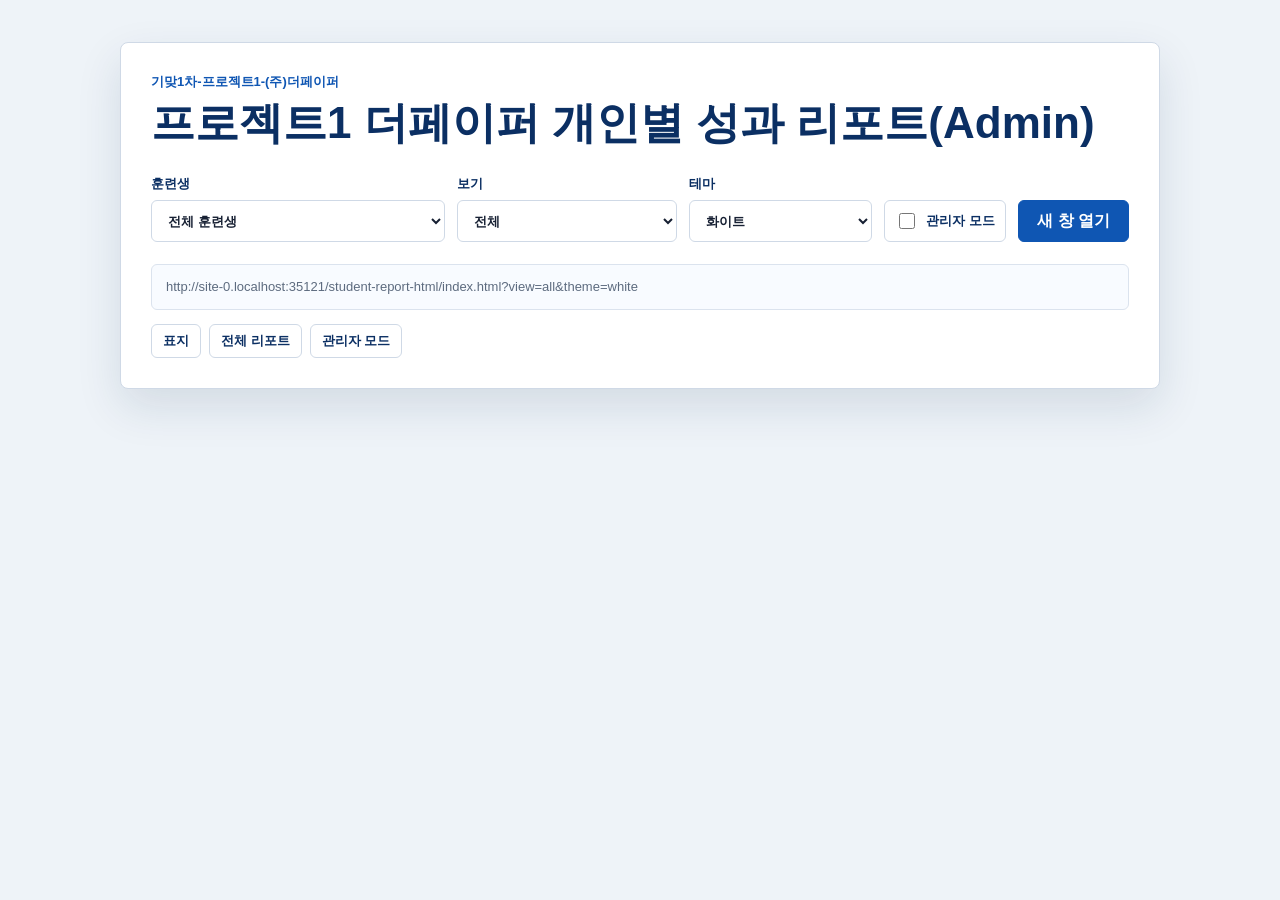
<file: project1-admin.html>
<!doctype html>
<html lang="ko">
  <head>
    <meta charset="utf-8" />
    <meta name="viewport" content="width=device-width, initial-scale=1" />
    <title>프로젝트1 성과 리포트 Admin</title>
    <link rel="stylesheet" href="./project-admin.css" />
  </head>
  <body>
    <main class="admin-shell" data-report-path="student-report-html/index.html">
      <section class="admin-panel" aria-labelledby="pageTitle">
        <p class="eyebrow">기맞1차-프로젝트1-(주)더페이퍼</p>
        <h1 id="pageTitle">프로젝트1 더페이퍼 개인별 성과 리포트(Admin)</h1>

        <div class="controls">
          <label>
            훈련생
            <select id="studentSelect">
              <option value="__all__">전체 훈련생</option>
            </select>
          </label>
          <label>
            보기
            <select id="viewSelect">
              <option value="all">전체</option>
              <option value="summary">요약</option>
              <option value="both">개인별 1+2P</option>
              <option value="page1">개인별 1P</option>
              <option value="page2">개인별 2P</option>
              <option value="cover">표지 선정</option>
            </select>
          </label>
          <label>
            테마
            <select id="themeSelect">
              <option value="white">화이트</option>
              <option value="dark">다크</option>
            </select>
          </label>
          <label class="check-label">
            <input id="adminMode" type="checkbox" />
            관리자 모드
          </label>
          <button id="openButton" type="button">새 창 열기</button>
        </div>

        <p id="urlPreview" class="url-preview"></p>
        <div class="quick-links" aria-label="빠른 이동">
          <a href="student-report-html/cover.html">표지</a>
          <a href="student-report-html/index.html?view=all&amp;theme=white">전체 리포트</a>
          <a href="student-report-html/index.html?view=all&amp;theme=white&amp;admin=1">관리자 모드</a>
        </div>
      </section>
    </main>

    <script src="student-report-html/data.js?v=20260818-reportflow1"></script>
    <script src="./project-admin.js"></script>
  </body>
</html>
</file>
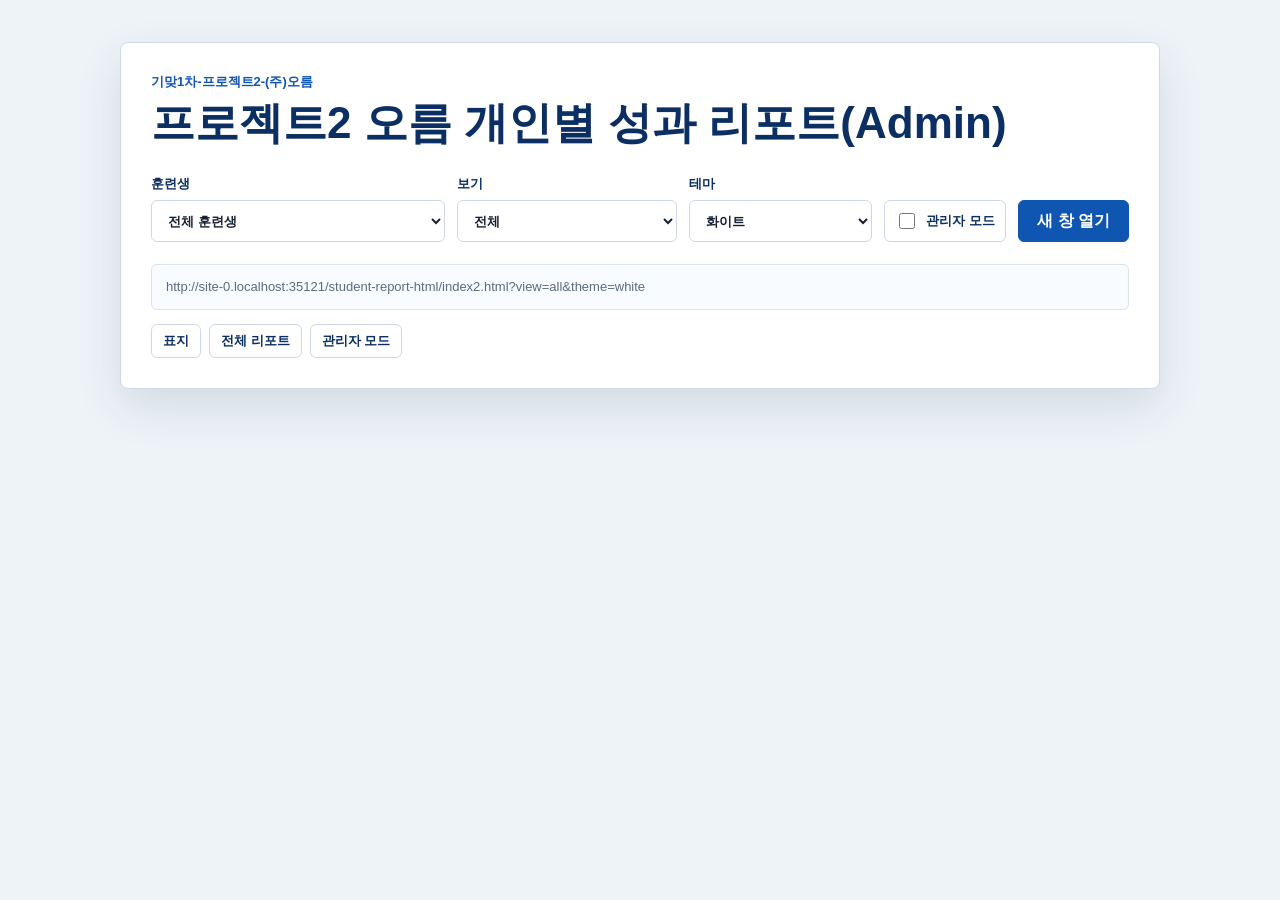
<file: project2-admin.html>
<!doctype html>
<html lang="ko">
  <head>
    <meta charset="utf-8" />
    <meta name="viewport" content="width=device-width, initial-scale=1" />
    <title>프로젝트2 성과 리포트 Admin</title>
    <link rel="stylesheet" href="./project-admin.css" />
  </head>
  <body>
    <main class="admin-shell" data-report-path="student-report-html/index2.html">
      <section class="admin-panel" aria-labelledby="pageTitle">
        <p class="eyebrow">기맞1차-프로젝트2-(주)오름</p>
        <h1 id="pageTitle">프로젝트2 오름 개인별 성과 리포트(Admin)</h1>

        <div class="controls">
          <label>
            훈련생
            <select id="studentSelect">
              <option value="__all__">전체 훈련생</option>
            </select>
          </label>
          <label>
            보기
            <select id="viewSelect">
              <option value="all">전체</option>
              <option value="summary">요약</option>
              <option value="both">개인별 1+2P</option>
              <option value="page1">개인별 1P</option>
              <option value="page2">개인별 2P</option>
            </select>
          </label>
          <label>
            테마
            <select id="themeSelect">
              <option value="white">화이트</option>
              <option value="dark">다크</option>
            </select>
          </label>
          <label class="check-label">
            <input id="adminMode" type="checkbox" />
            관리자 모드
          </label>
          <button id="openButton" type="button">새 창 열기</button>
        </div>

        <p id="urlPreview" class="url-preview"></p>
        <div class="quick-links" aria-label="빠른 이동">
          <a href="student-report-html/cover2.html">표지</a>
          <a href="student-report-html/index2.html?view=all&amp;theme=white">전체 리포트</a>
          <a href="student-report-html/index2.html?view=all&amp;theme=white&amp;admin=1">관리자 모드</a>
        </div>
      </section>
    </main>

    <script src="student-report-html/data-project2-oorum.js?v=20260818-reportflow1"></script>
    <script src="./project-admin.js"></script>
  </body>
</html>
</file>
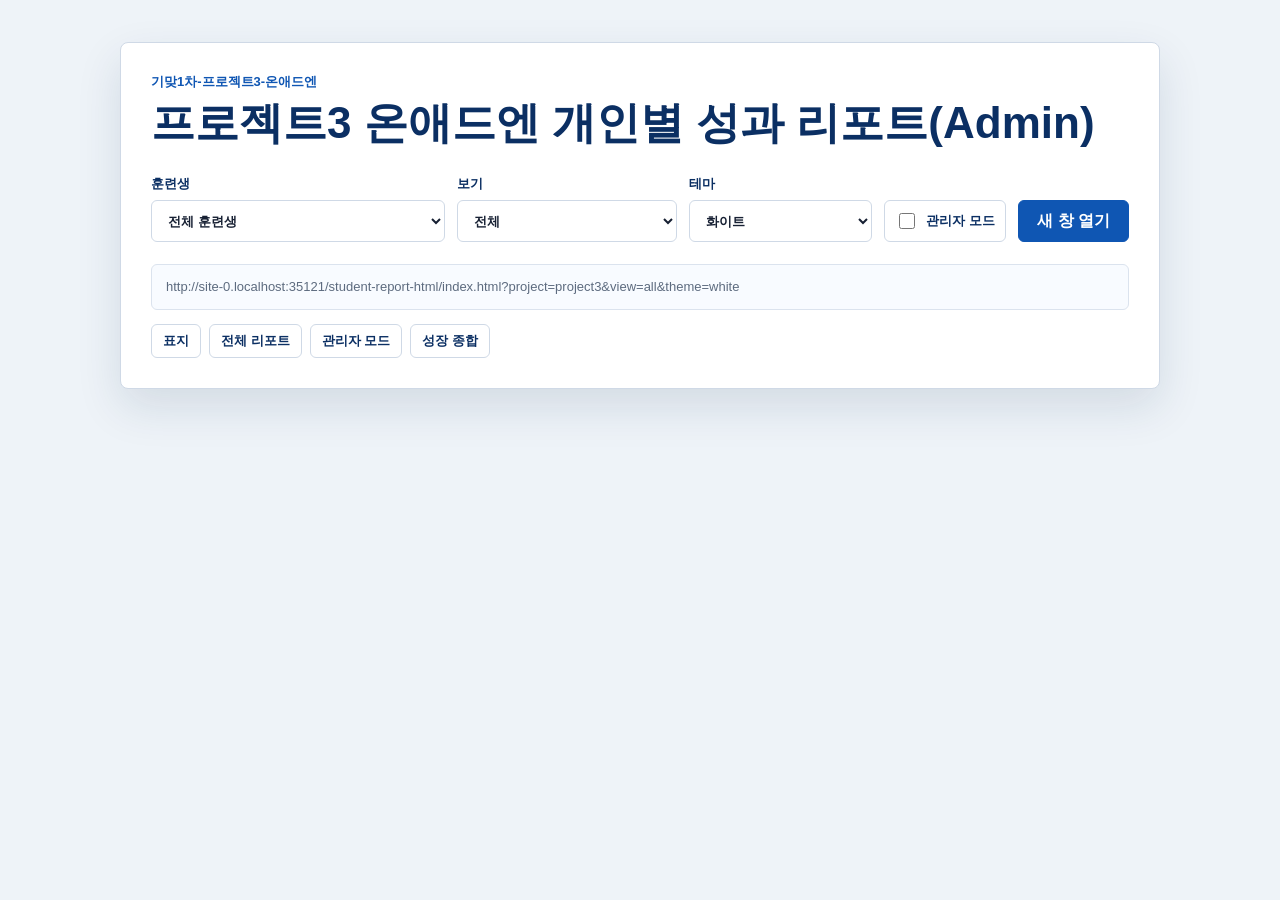
<file: project3-admin.html>
<!doctype html>
<html lang="ko">
  <head>
    <meta charset="utf-8" />
    <meta name="viewport" content="width=device-width, initial-scale=1" />
    <title>프로젝트3 성과 리포트 Admin</title>
    <link rel="stylesheet" href="./project-admin.css" />
  </head>
  <body>
    <main class="admin-shell" data-report-path="student-report-html/index.html?project=project3">
      <section class="admin-panel" aria-labelledby="pageTitle">
        <p class="eyebrow">기맞1차-프로젝트3-온애드엔</p>
        <h1 id="pageTitle">프로젝트3 온애드엔 개인별 성과 리포트(Admin)</h1>

        <div class="controls">
          <label>
            훈련생
            <select id="studentSelect">
              <option value="__all__">전체 훈련생</option>
            </select>
          </label>
          <label>
            보기
            <select id="viewSelect">
              <option value="all">전체</option>
              <option value="summary">요약</option>
              <option value="both">개인별 1+2P</option>
              <option value="page1">개인별 1P</option>
              <option value="page2">개인별 2P</option>
            </select>
          </label>
          <label>
            테마
            <select id="themeSelect">
              <option value="white">화이트</option>
              <option value="dark">다크</option>
            </select>
          </label>
          <label class="check-label">
            <input id="adminMode" type="checkbox" />
            관리자 모드
          </label>
          <button id="openButton" type="button">새 창 열기</button>
        </div>

        <p id="urlPreview" class="url-preview"></p>
        <div class="quick-links" aria-label="빠른 이동">
          <a href="student-report-html/cover3.html">표지</a>
          <a href="student-report-html/index.html?project=project3&amp;view=all&amp;theme=white">전체 리포트</a>
          <a href="student-report-html/index.html?project=project3&amp;view=all&amp;theme=white&amp;admin=1">관리자 모드</a>
          <a href="student-report-html/growth.html?theme=white&amp;admin=1">성장 종합</a>
        </div>
      </section>
    </main>

    <script src="student-report-html/data-project3.js?v=20260818-reportflow1"></script>
    <script src="./project-admin.js"></script>
  </body>
</html>
</file>
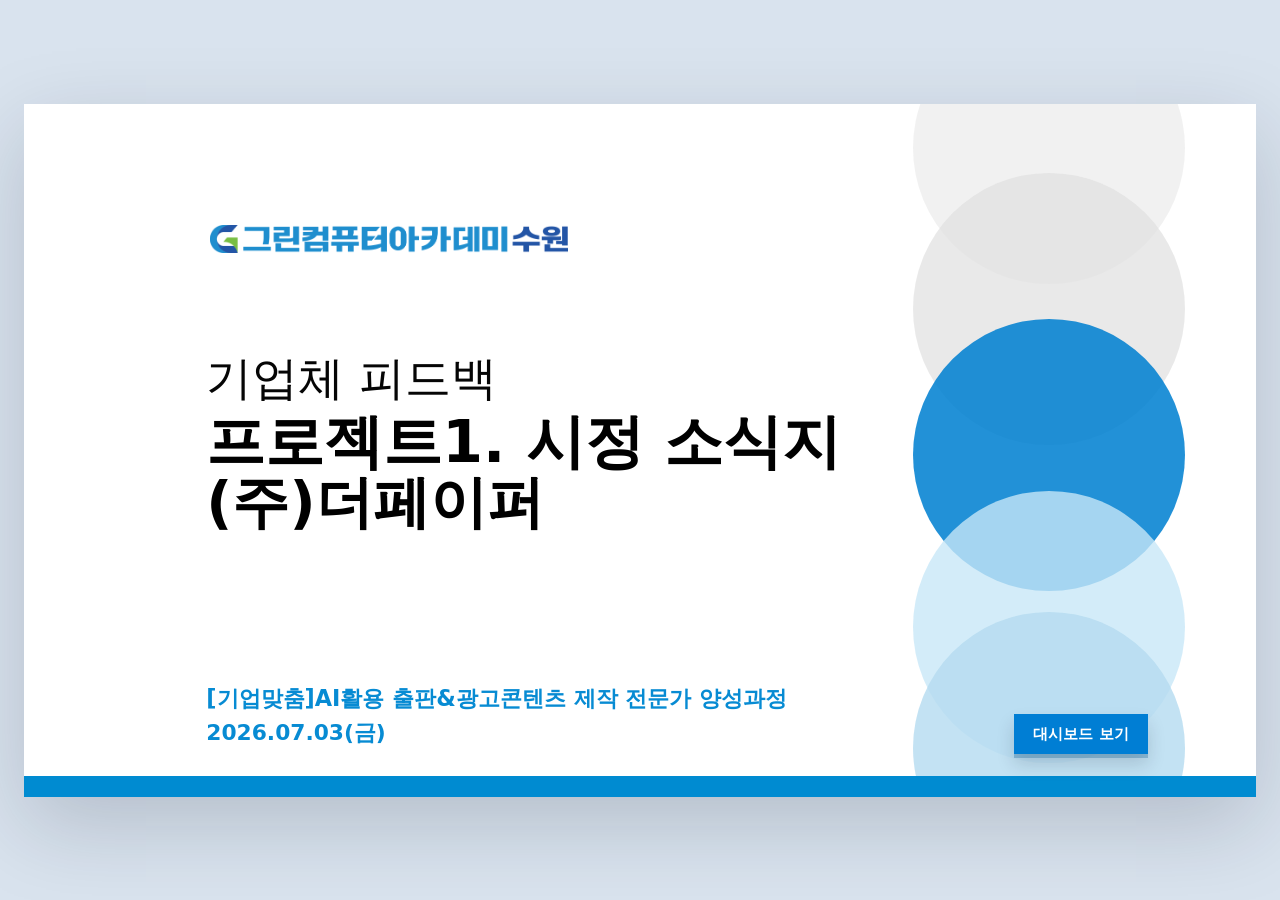
<file: student-report-html/cover.html>
<!doctype html>
<html lang="ko">
<head>
  <meta charset="utf-8" />
  <meta name="viewport" content="width=device-width, initial-scale=1" />
  <title>기업체 피드백 | 프로젝트1. 시정 소식지 (주)더페이퍼</title>
  <link rel="stylesheet" href="./cover.css" />
</head>
<body>
  <main class="cover-stage" aria-label="기업체 피드백 표지">
    <section class="cover-slide">
      <a class="cover-click-target" href="./index.html?view=all&amp;theme=white" aria-label="훈련생 성장 대시보드로 이동"></a>
      <div class="circle-stack" aria-hidden="true">
        <i class="circle circle-1"></i>
        <i class="circle circle-2"></i>
        <i class="circle circle-3"></i>
        <i class="circle circle-4"></i>
        <i class="circle circle-5"></i>
      </div>

      <img class="cover-logo" src="./assets/greensw_logo.png" alt="그린컴퓨터아카데미 수원" />

      <div class="cover-title">
        <p>기업체 피드백</p>
        <h1><span>프로젝트1. 시정 소식지</span><span class="title-company">(주)더페이퍼</span></h1>
      </div>

      <a class="cover-entry" href="./index.html?view=all&amp;theme=white">대시보드 보기</a>

      <footer class="cover-footer">
        <strong>[기업맞춤]AI활용 출판&amp;광고콘텐츠 제작 전문가 양성과정</strong>
        <span>2026.07.03(금)</span>
      </footer>
    </section>
  </main>
</body>
</html>
</file>
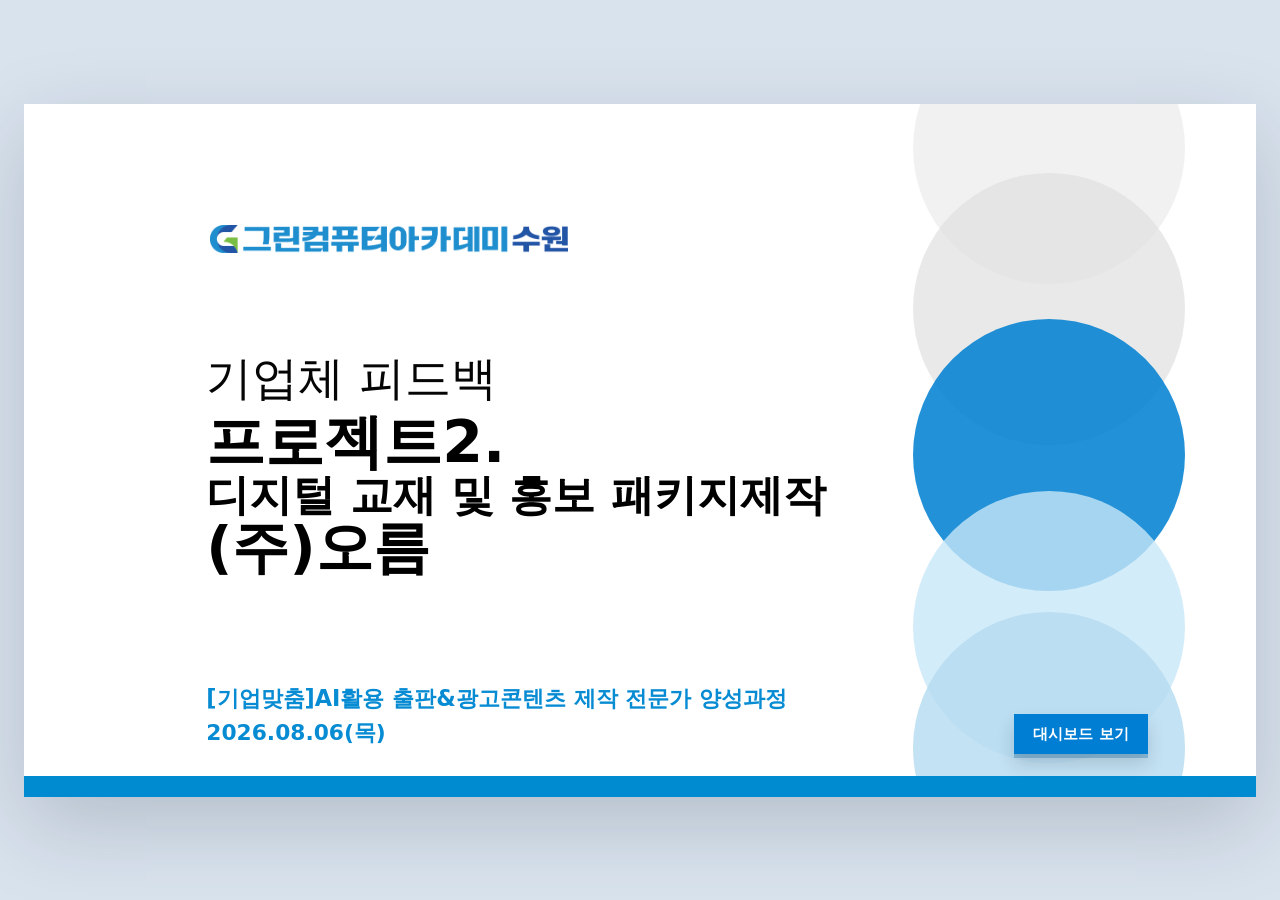
<file: student-report-html/cover2.html>
<!doctype html>
<html lang="ko">
<head>
  <meta charset="utf-8" />
  <meta name="viewport" content="width=device-width, initial-scale=1" />
  <title>기업체 피드백 | 프로젝트2. 디지털 교재 및 홍보 패키지제작 (주)오름</title>
  <link rel="stylesheet" href="./cover.css" />
</head>
<body>
  <main class="cover-stage" aria-label="프로젝트2 오름 기업체 피드백 표지">
    <section class="cover-slide">
      <a class="cover-click-target" href="./index2.html?view=all&amp;theme=white" aria-label="프로젝트2 오름 대시보드로 이동"></a>
      <div class="circle-stack" aria-hidden="true">
        <i class="circle circle-1"></i>
        <i class="circle circle-2"></i>
        <i class="circle circle-3"></i>
        <i class="circle circle-4"></i>
        <i class="circle circle-5"></i>
      </div>

      <img class="cover-logo" src="./assets/greensw_logo.png" alt="그린컴퓨터아카데미 수원" />

      <div class="cover-title">
        <p>기업체 피드백</p>
        <h1>
          <span>프로젝트2.</span>
          <span class="title-project-long">디지털 교재 및 홍보 패키지제작</span>
          <span class="title-company">(주)오름</span>
        </h1>
      </div>

      <a class="cover-entry" href="./index2.html?view=all&amp;theme=white">대시보드 보기</a>

      <footer class="cover-footer">
        <strong>[기업맞춤]AI활용 출판&amp;광고콘텐츠 제작 전문가 양성과정</strong>
        <span>2026.08.06(목)</span>
      </footer>
    </section>
  </main>
</body>
</html>
</file>
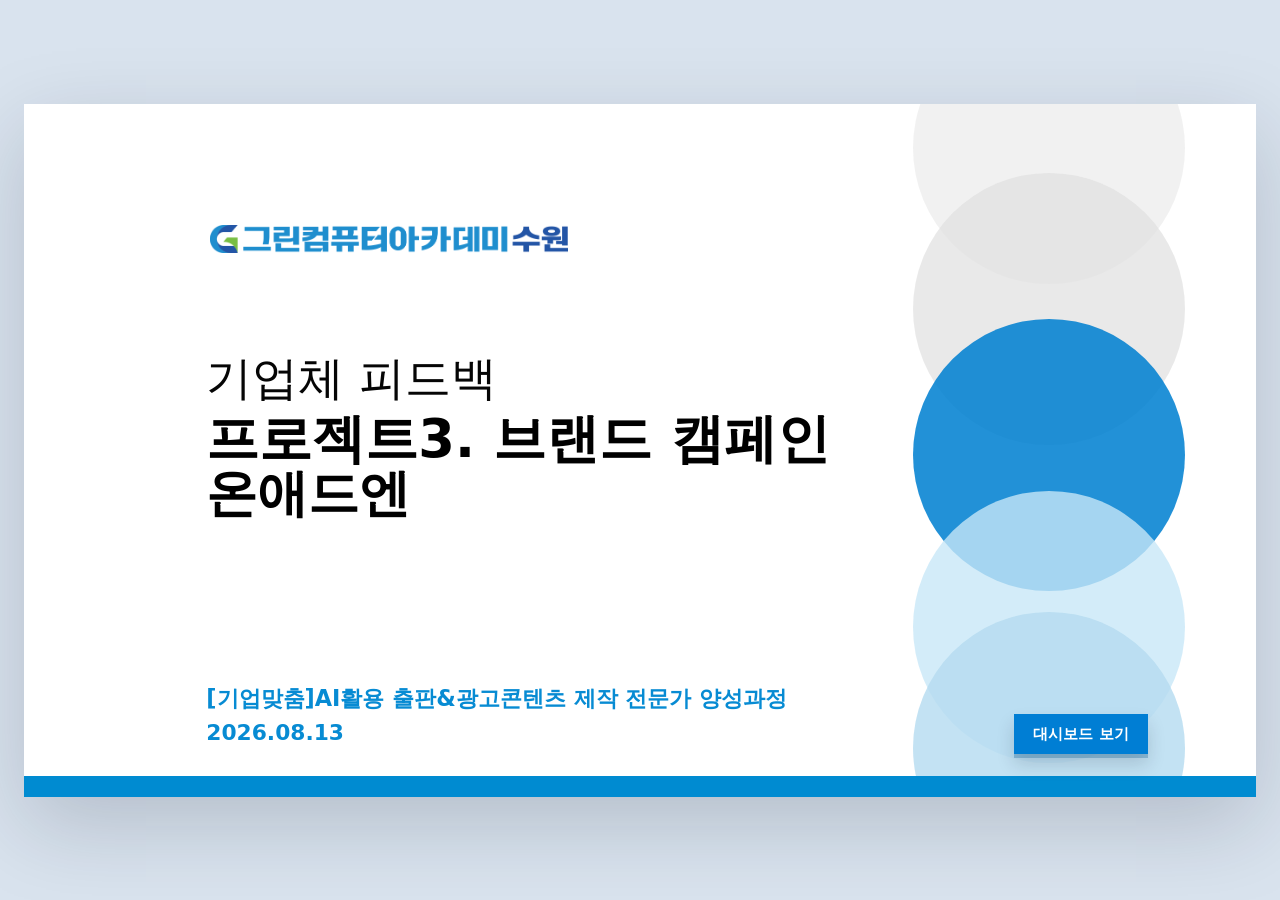
<file: student-report-html/cover3.html>
<!doctype html>
<html lang="ko">
<head>
  <meta charset="utf-8" />
  <meta name="viewport" content="width=device-width, initial-scale=1" />
  <title>기업체 피드백 | 프로젝트3. 브랜드 캠페인 광고 콘텐츠 제작 | 온애드엔</title>
  <link rel="stylesheet" href="./cover.css?v=20260813-coverfix" />
</head>
<body class="cover-project3">
  <main class="cover-stage" aria-label="기업체 피드백 표지">
    <section class="cover-slide">
      <a class="cover-click-target" href="./index.html?project=project3&amp;view=all&amp;theme=white" aria-label="프로젝트3 성장 대시보드로 이동"></a>
      <div class="circle-stack" aria-hidden="true">
        <i class="circle circle-1"></i>
        <i class="circle circle-2"></i>
        <i class="circle circle-3"></i>
        <i class="circle circle-4"></i>
        <i class="circle circle-5"></i>
      </div>

      <img class="cover-logo" src="./assets/greensw_logo.png" alt="그린컴퓨터아카데미 수원" />

      <div class="cover-title">
        <p>기업체 피드백</p>
        <h1>
          <span>프로젝트3. 브랜드 캠페인</span>
          <span class="title-company">온애드엔</span>
        </h1>
      </div>

      <a class="cover-entry" href="./index.html?project=project3&amp;view=all&amp;theme=white">대시보드 보기</a>

      <footer class="cover-footer">
        <strong>[기업맞춤]AI활용 출판&amp;광고콘텐츠 제작 전문가 양성과정</strong>
        <span>2026.08.13</span>
      </footer>
    </section>
  </main>
</body>
</html>
</file>
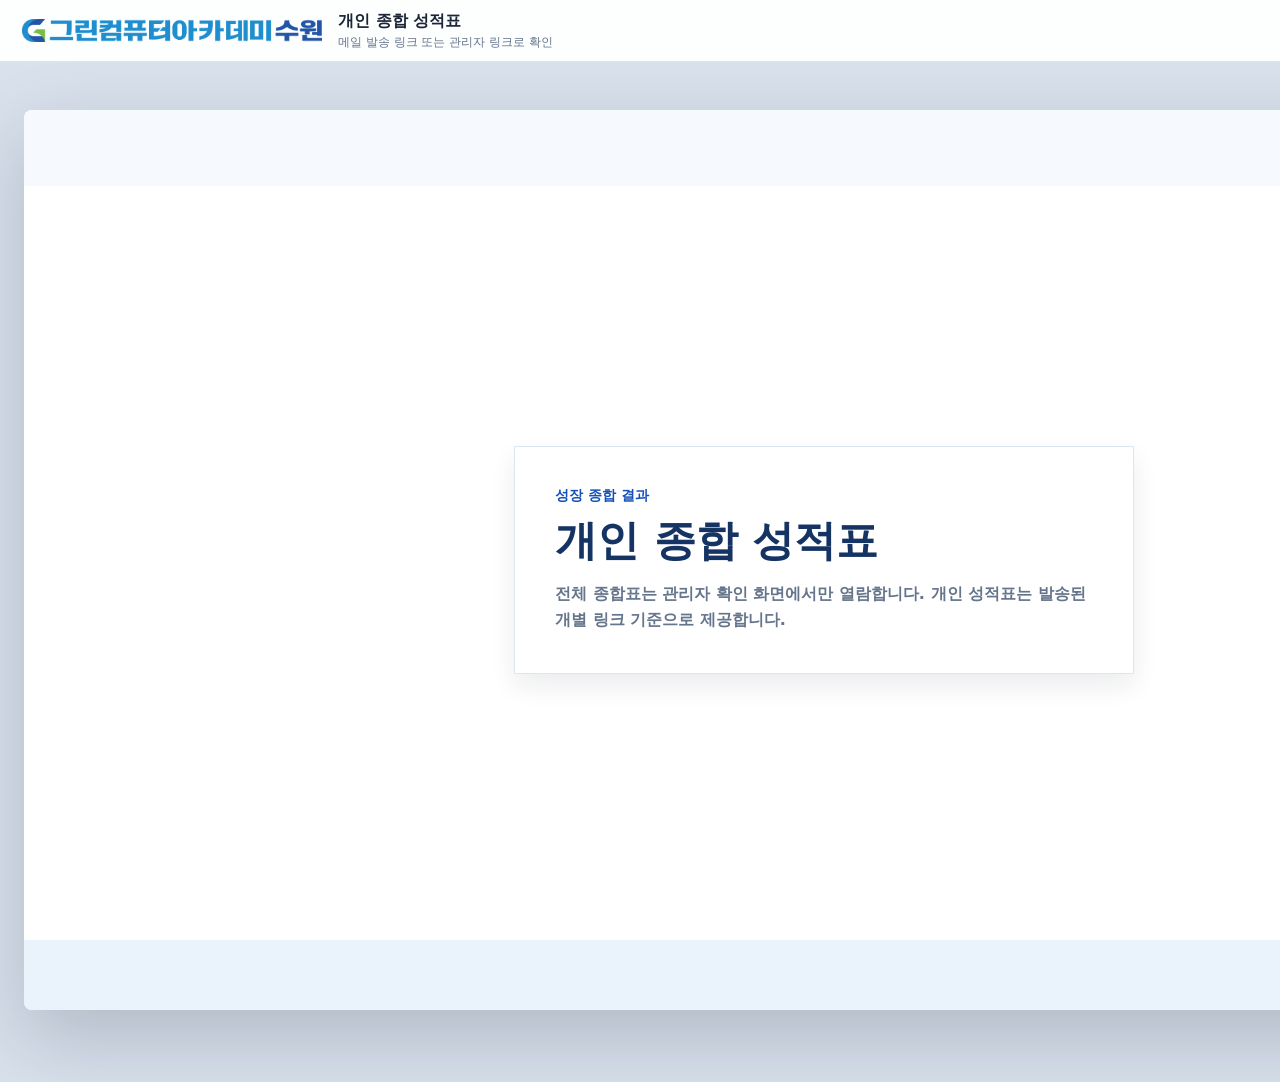
<file: student-report-html/growth.html>
<!doctype html>
<html lang="ko">
  <head>
    <meta charset="utf-8" />
    <meta name="viewport" content="width=device-width, initial-scale=1" />
    <title>훈련생 성장 종합 결과</title>
    <link rel="stylesheet" href="./styles.css?v=20260818-reportflow1" />
    <link rel="stylesheet" href="./growth.css?v=20260821-growthfinal2" />
  </head>
  <body>
    <header class="toolbar" data-ui>
      <div class="brand">
        <img class="brand-logo" src="./assets/greensw_logo.png" alt="그린컴퓨터아카데미 수원" />
        <div class="brand-copy">
          <strong data-growth-title>훈련생 성장 종합 결과</strong>
          <span data-growth-subtitle>영상 1개 + 출판 7개 + 프로젝트1·2·3 + 동료평가</span>
        </div>
      </div>
    </header>
    <main id="growthDeck" class="deck growth-deck" aria-live="polite"></main>
    <script src="./data-growth.js?v=20260821-growthfinal1"></script>
    <script src="./data-growth-detail.js?v=20260821-growthfinal1"></script>
    <script src="./data-growth-pdf-evidence.js?v=20260821-personalonly1"></script>
    <script src="./growth.js?v=20260821-growthfinal2"></script>
  </body>
</html>
</file>
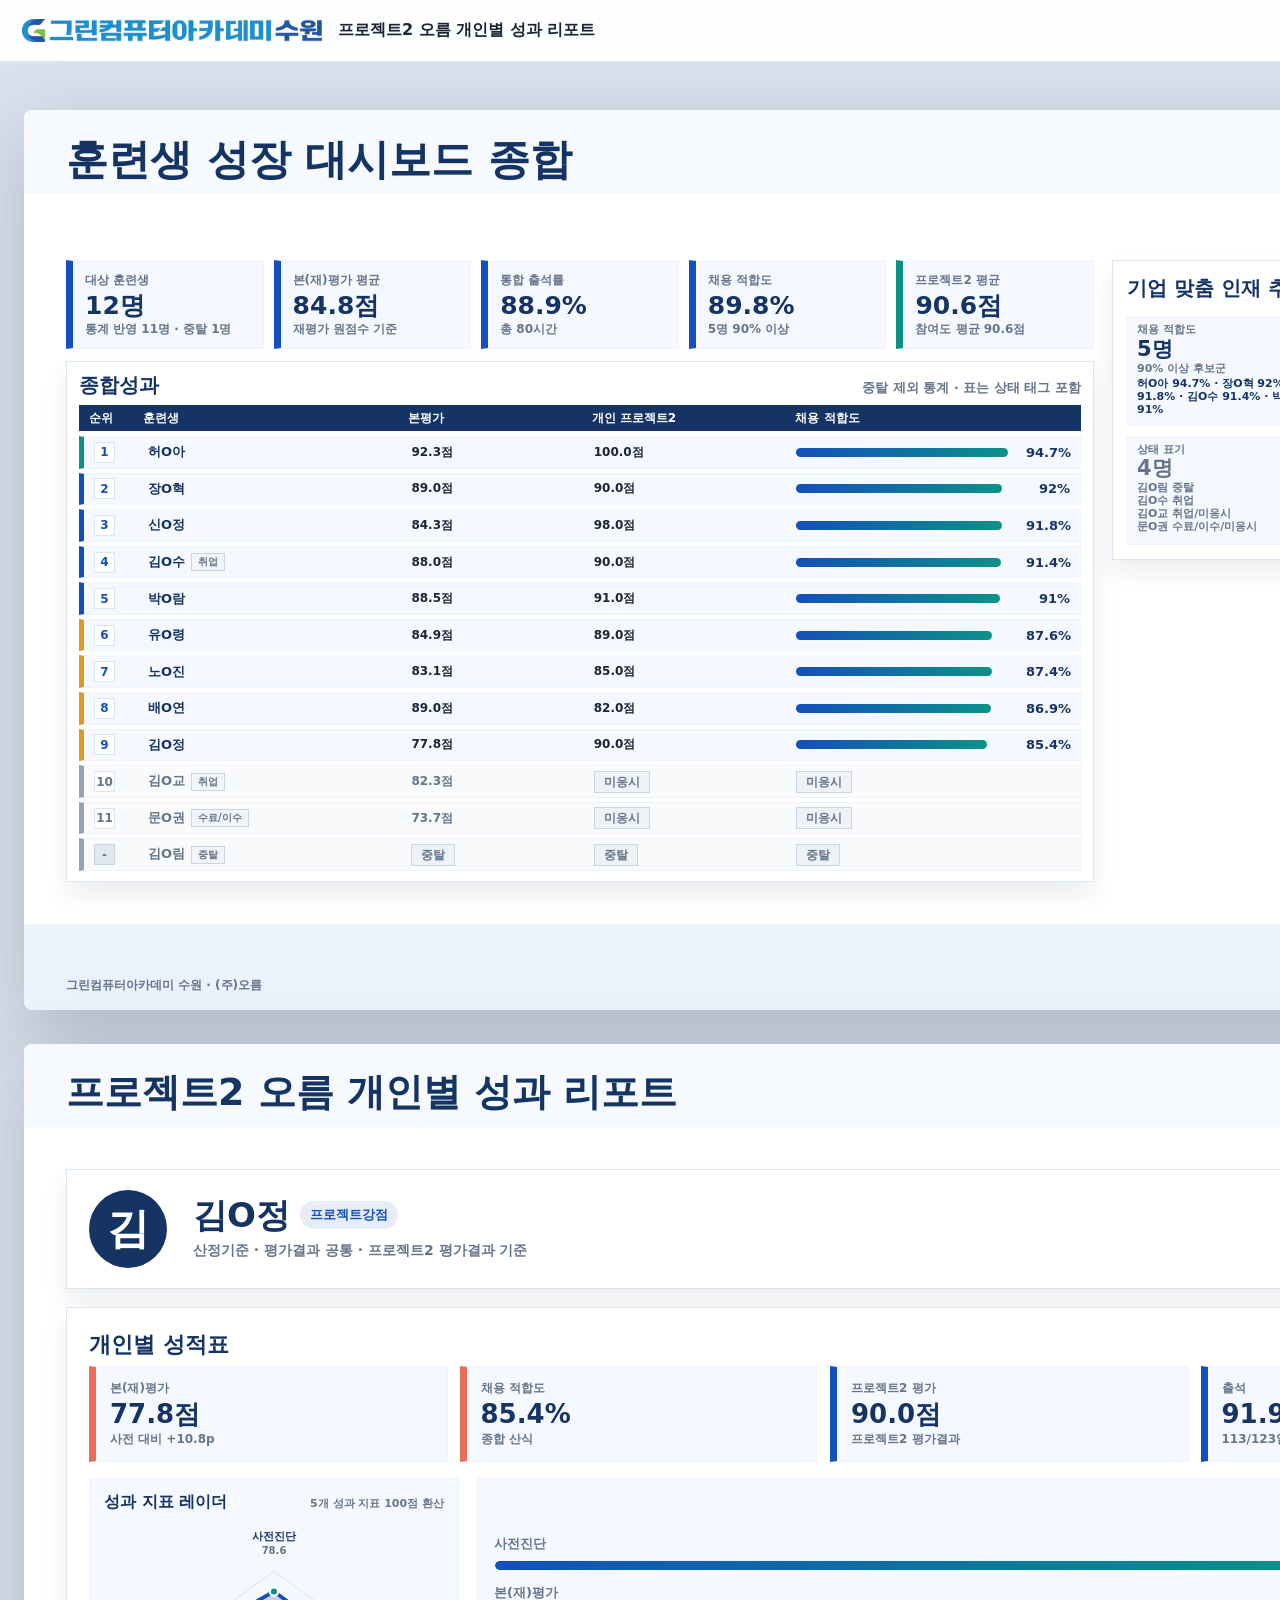
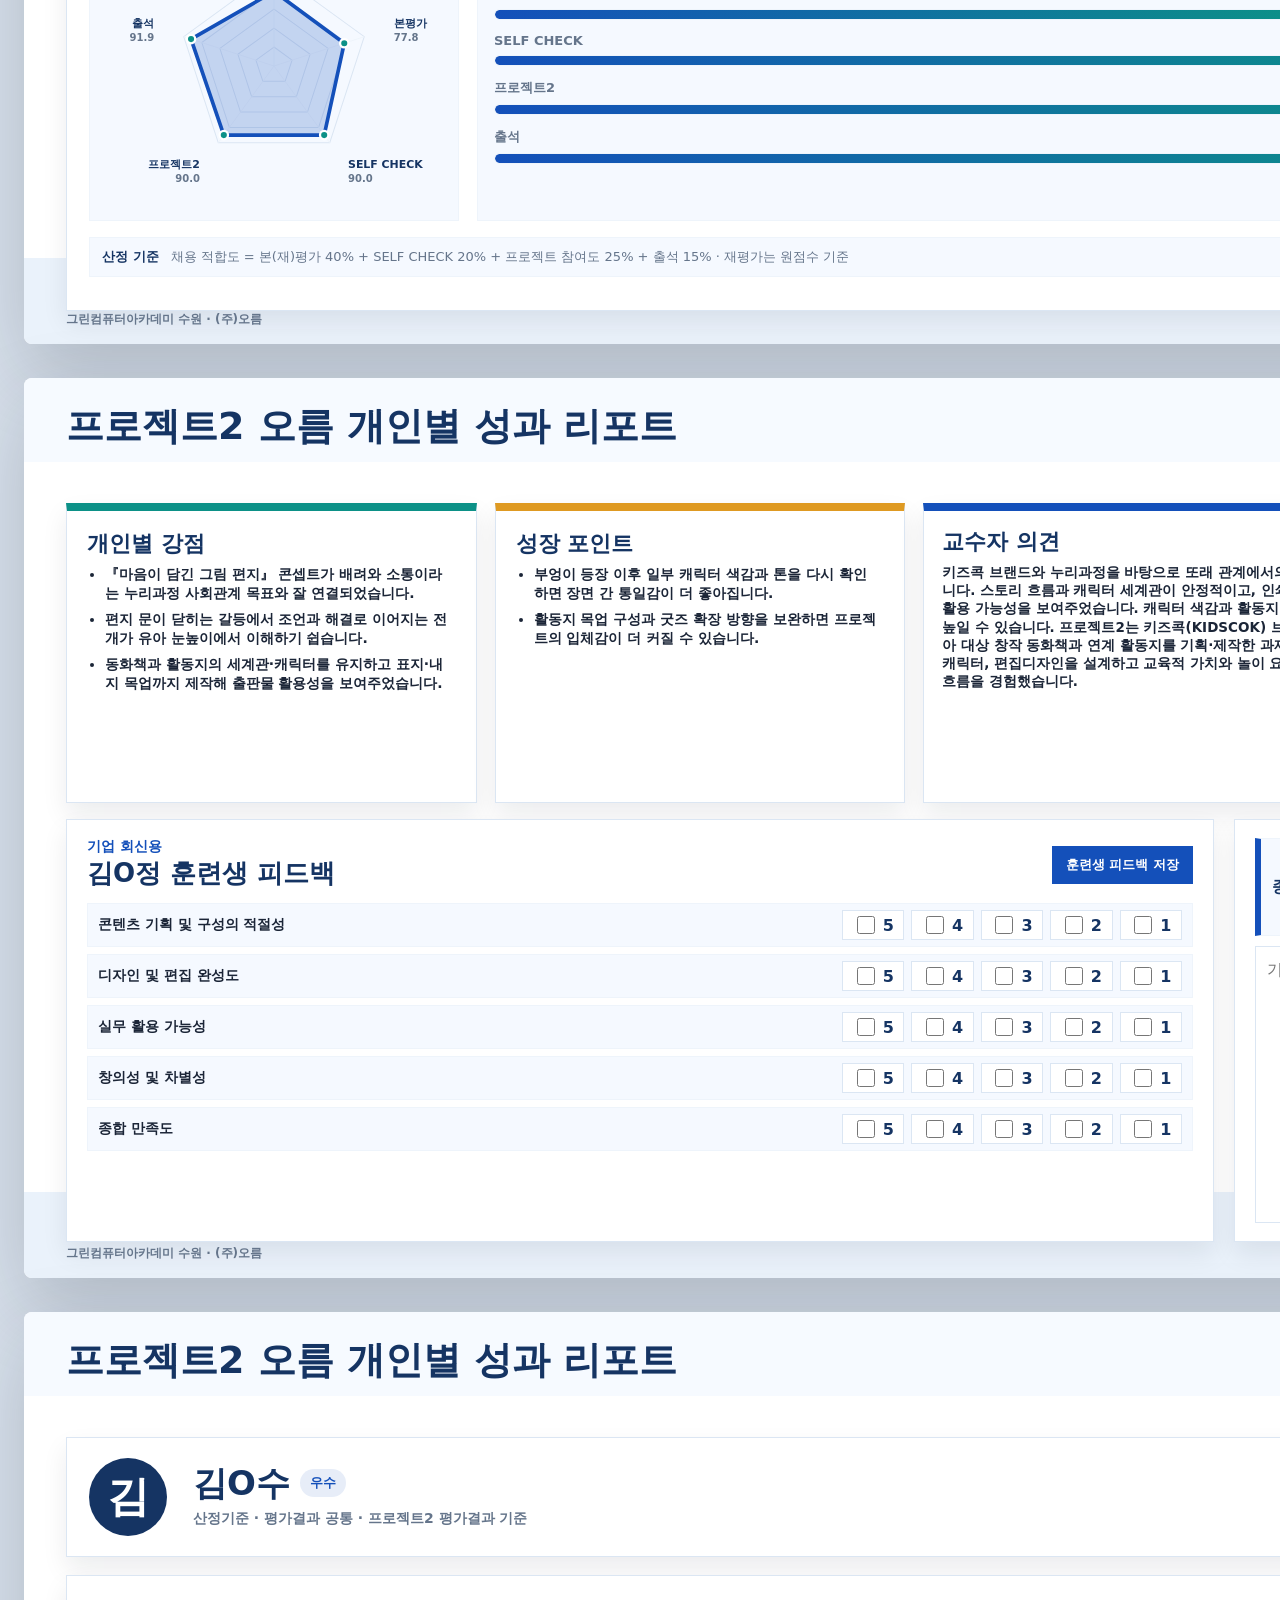
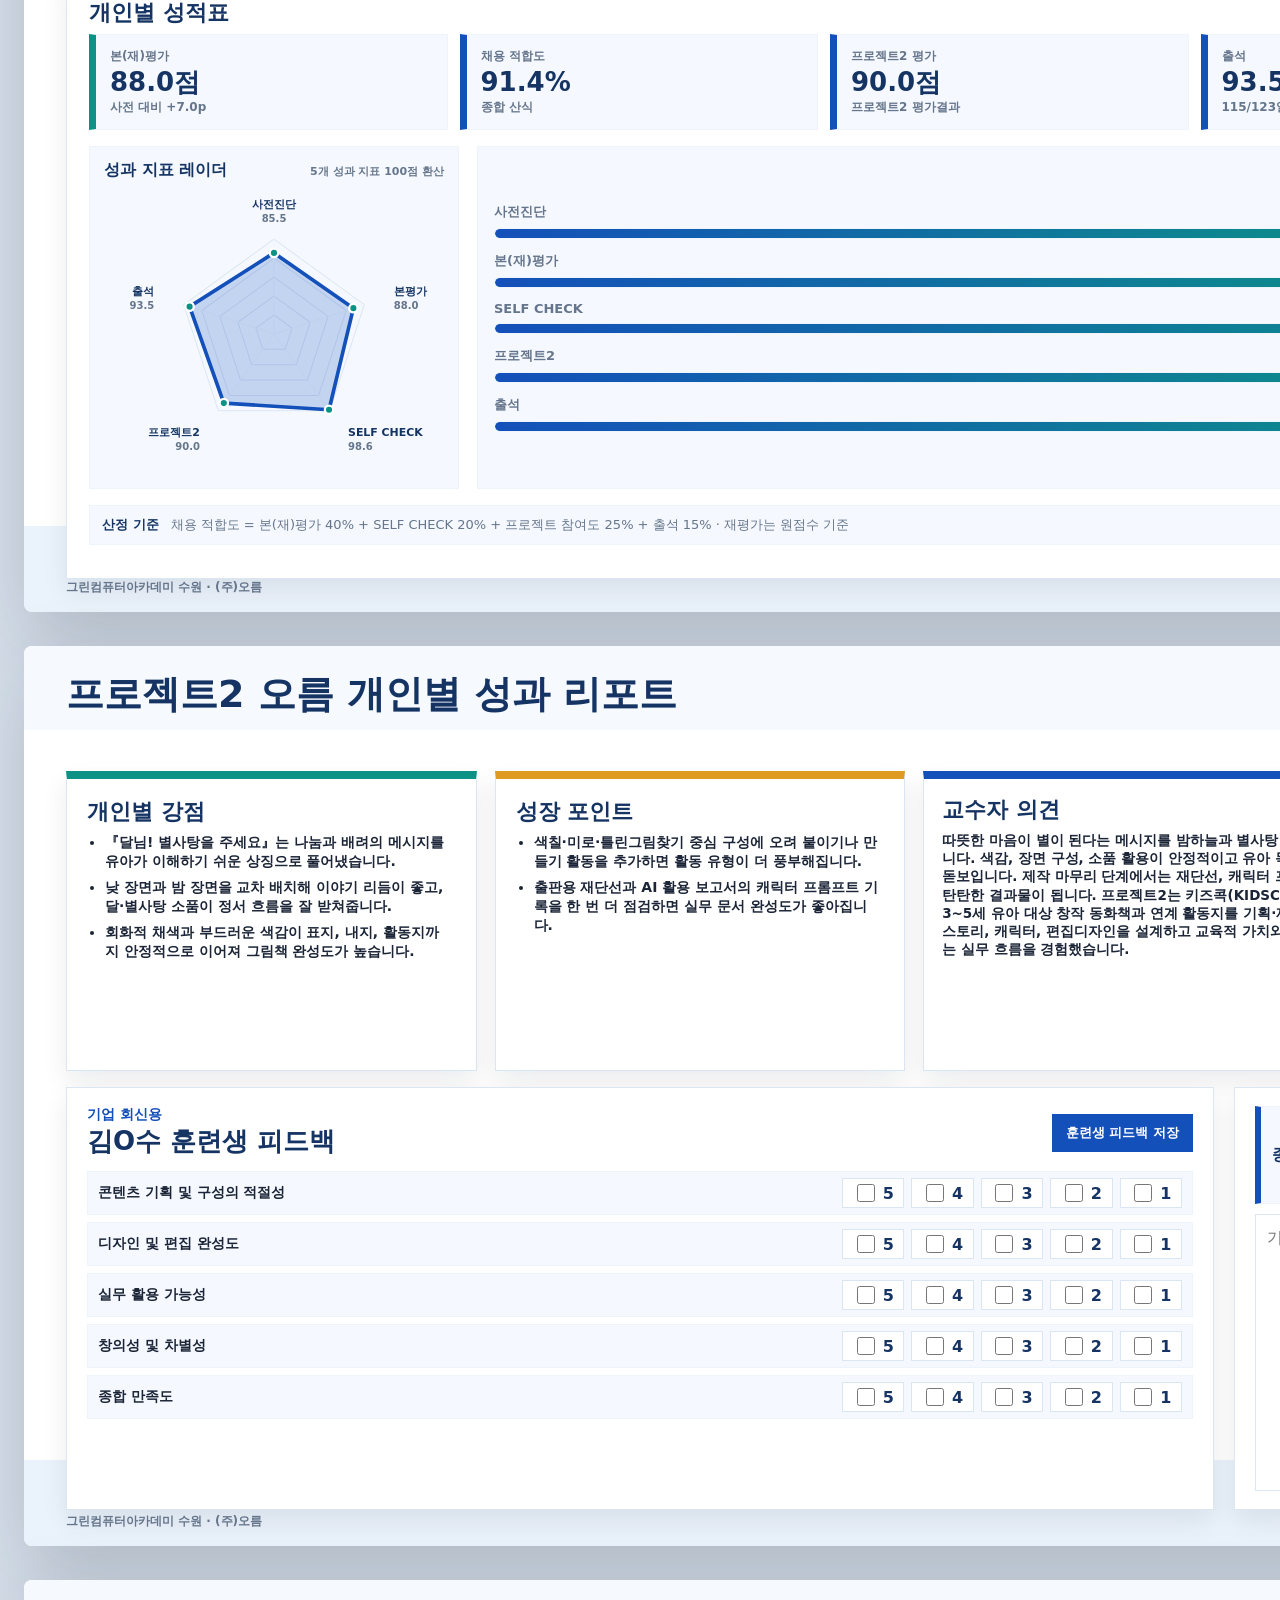
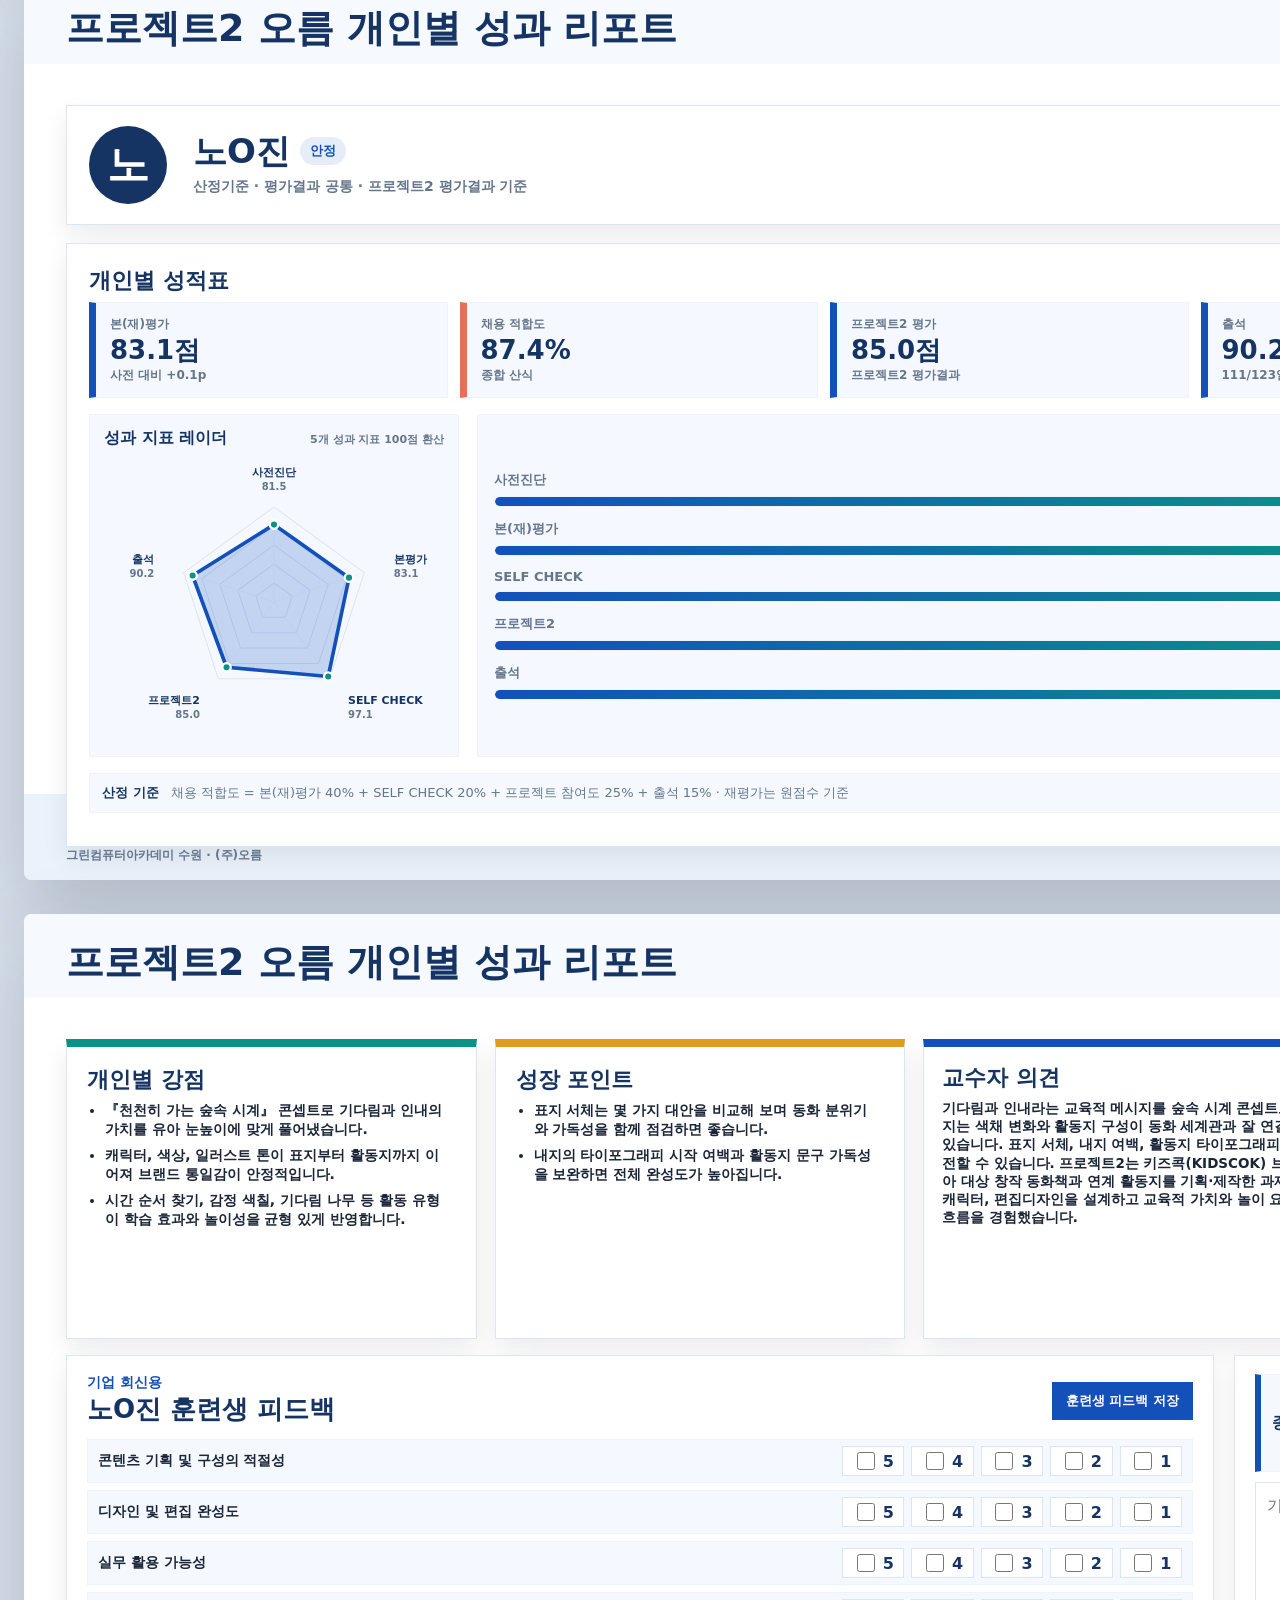
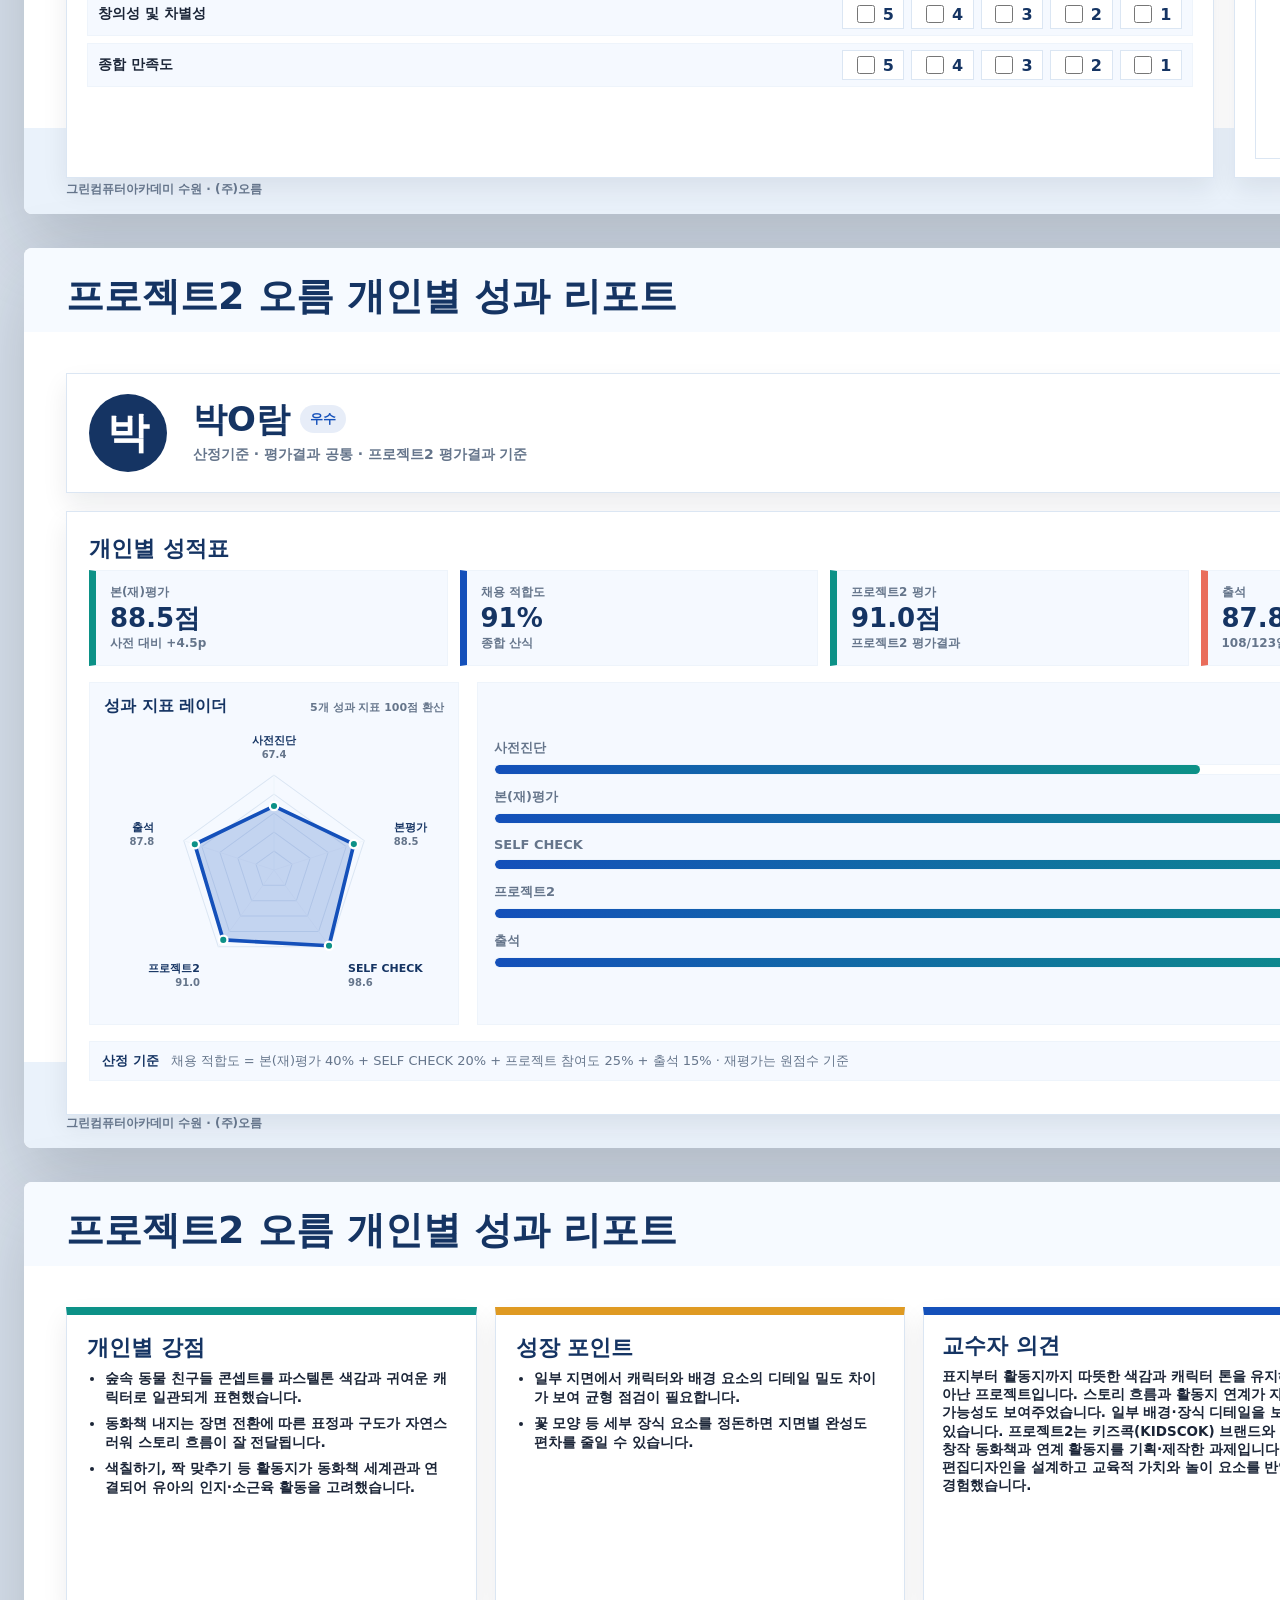
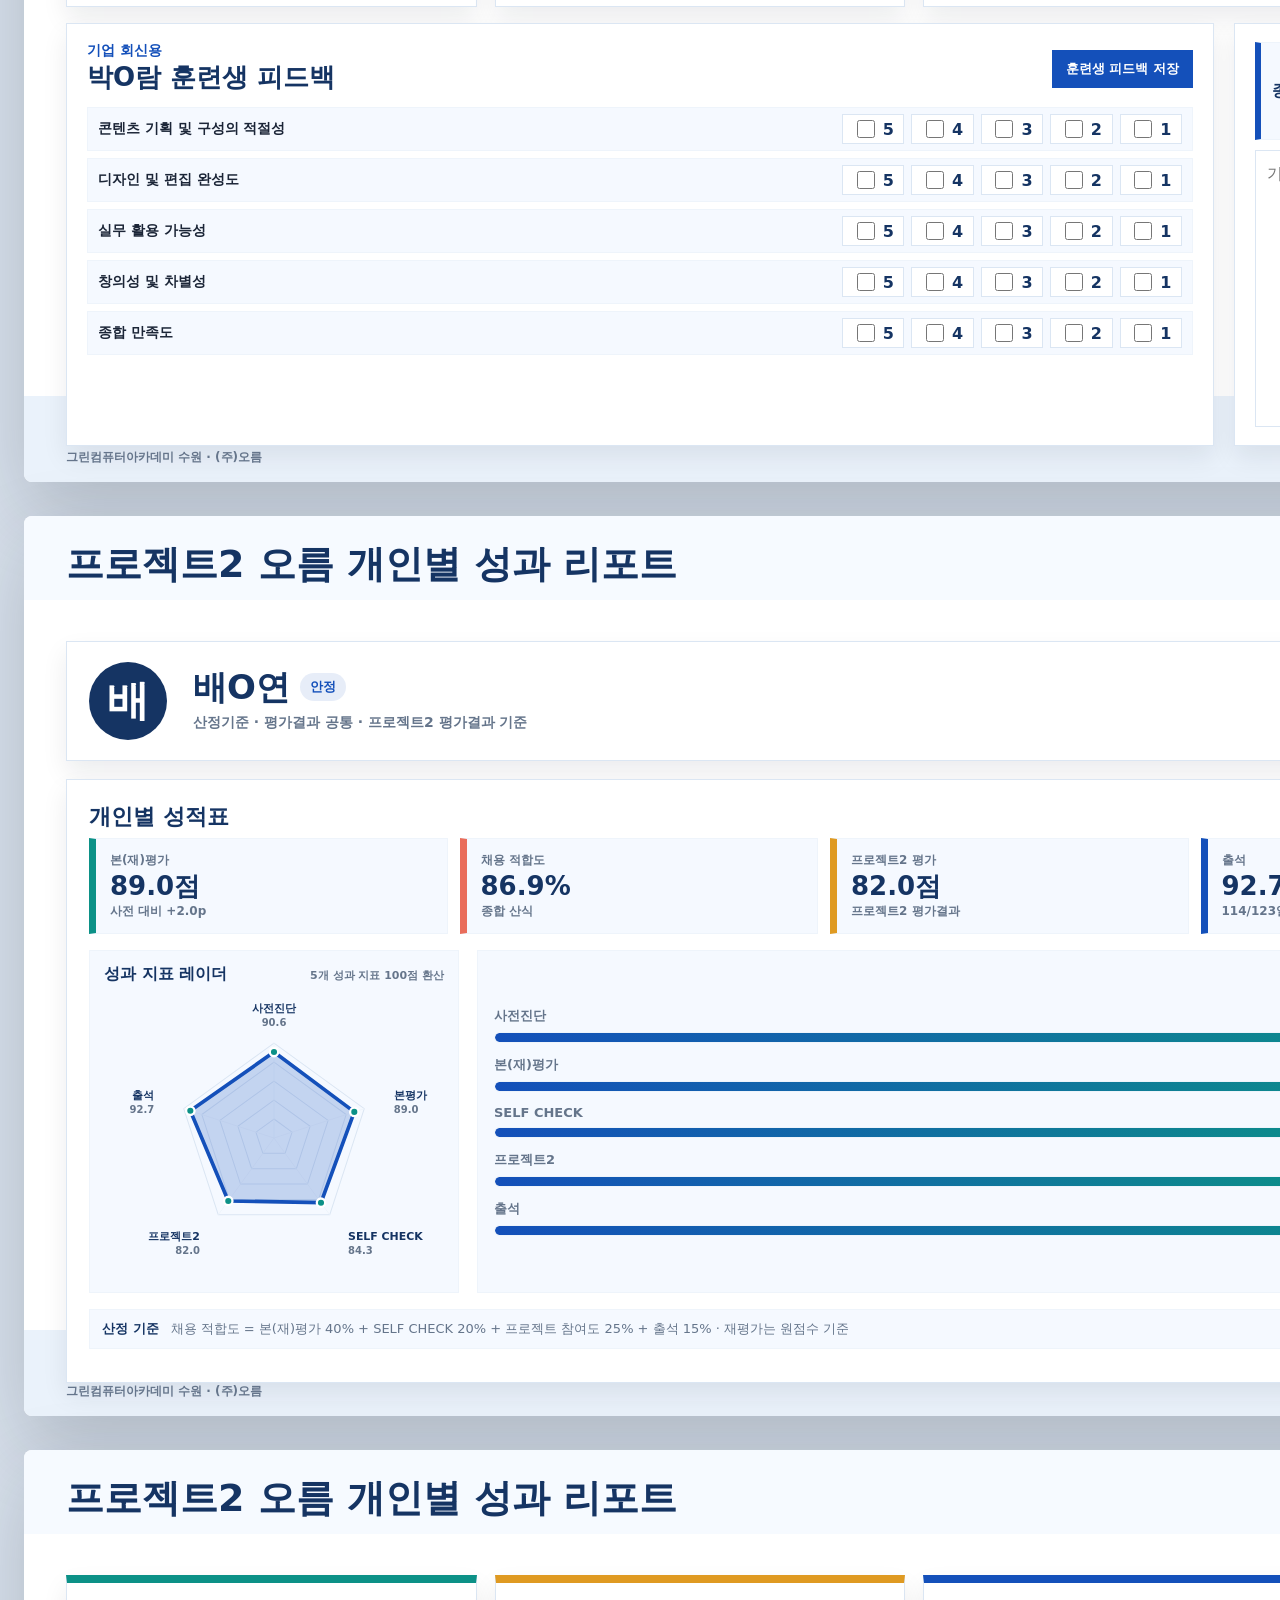
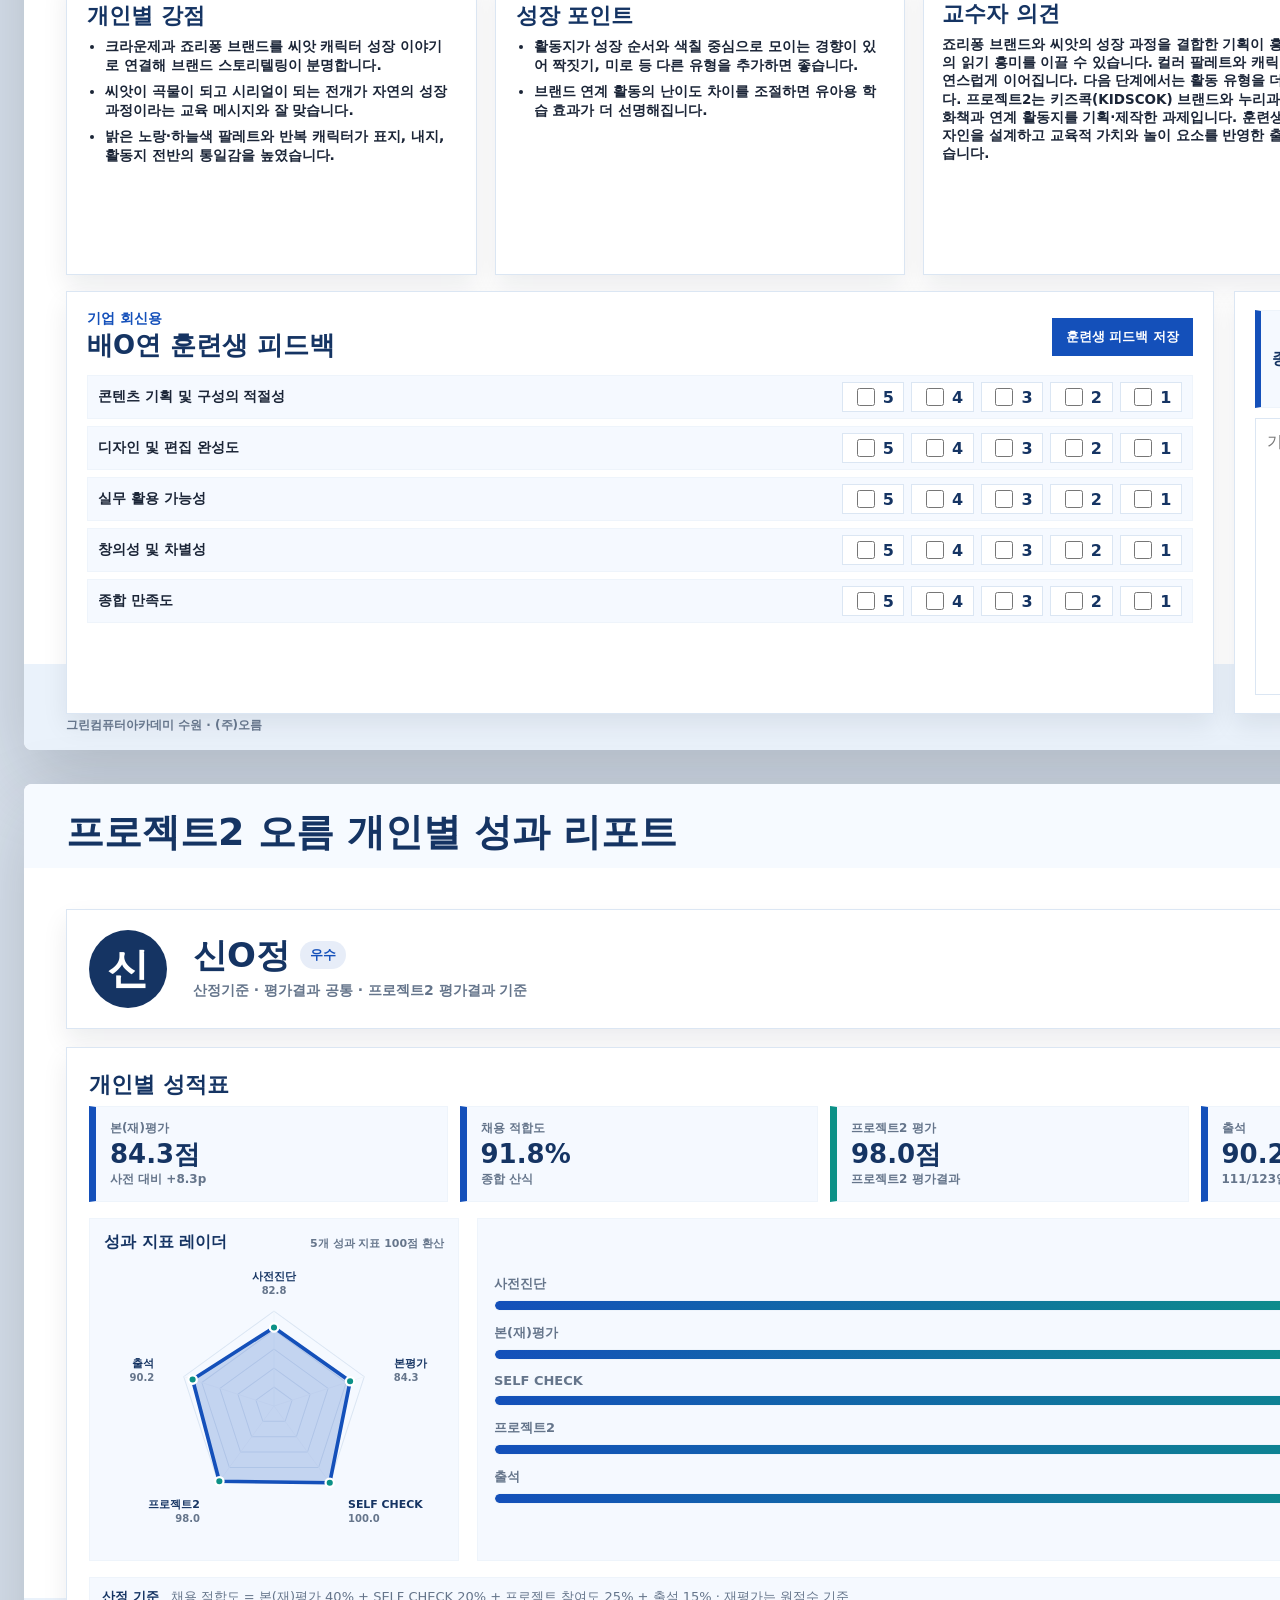
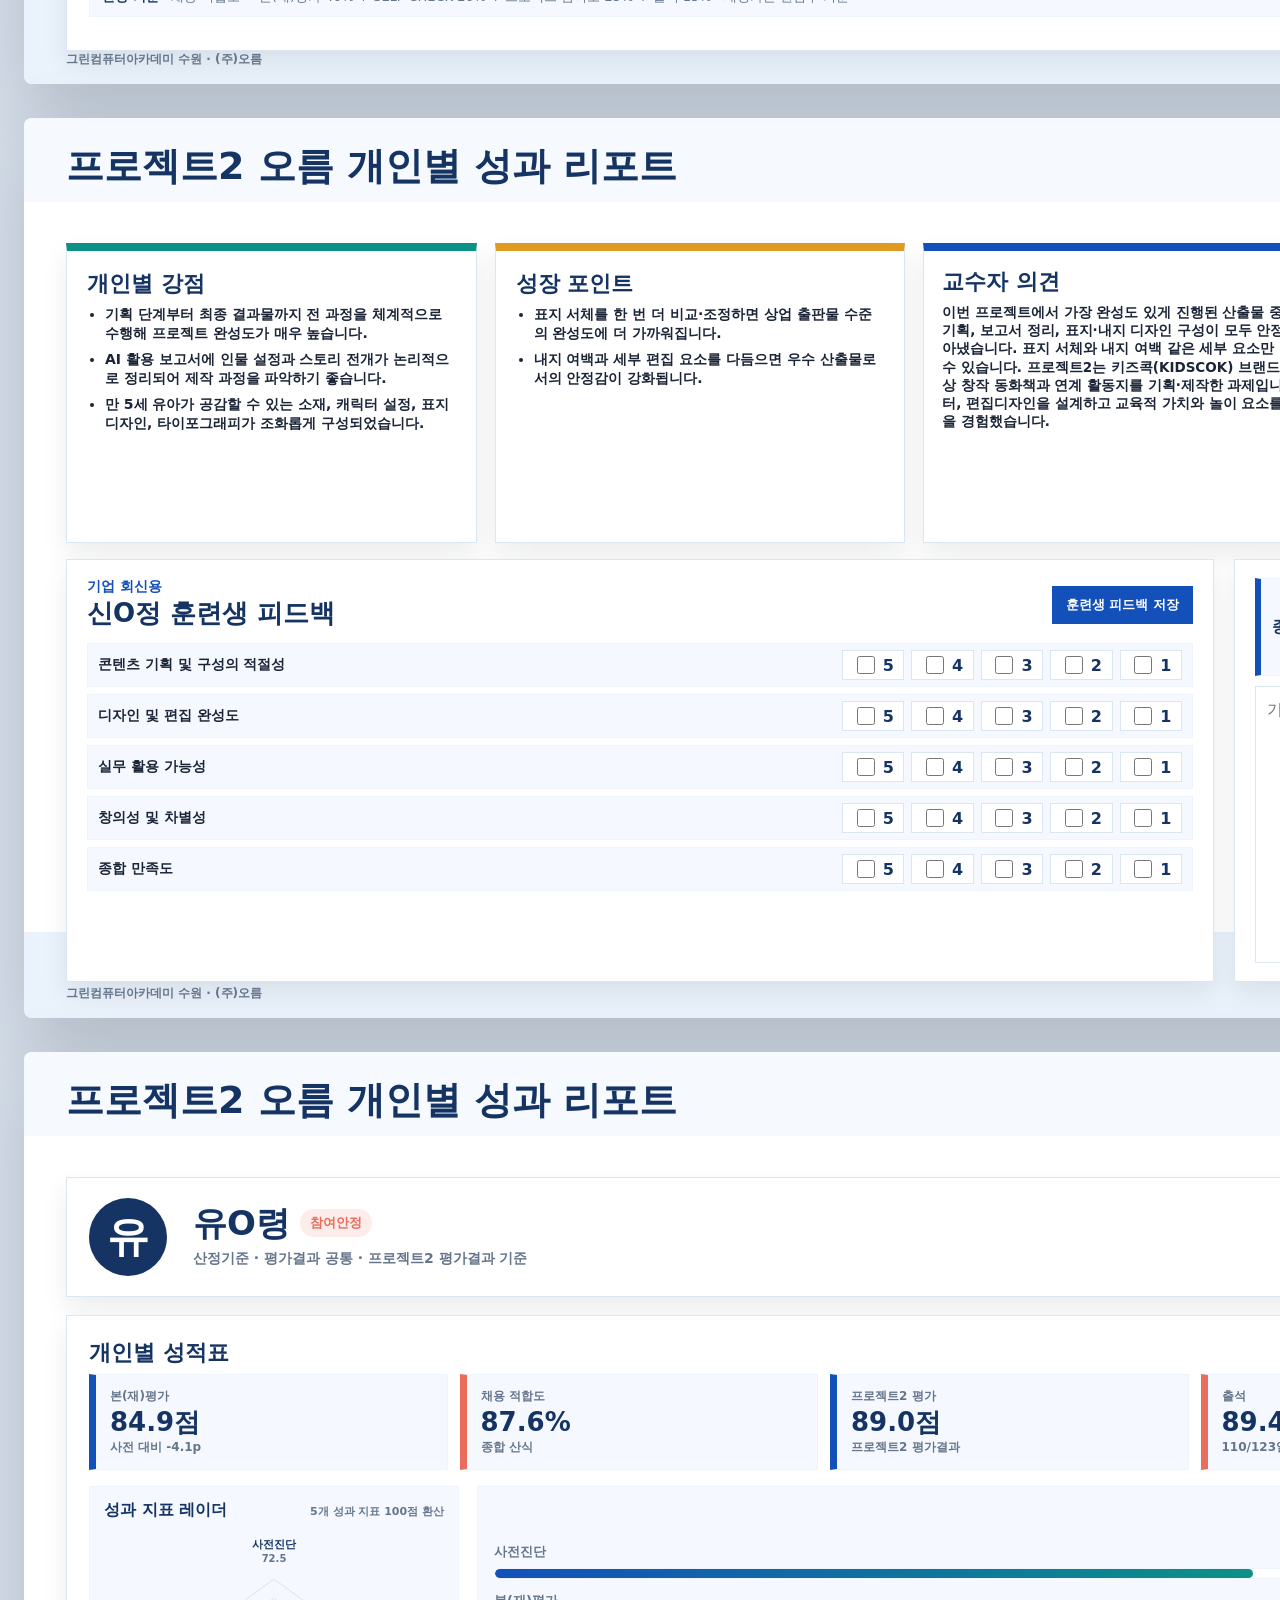
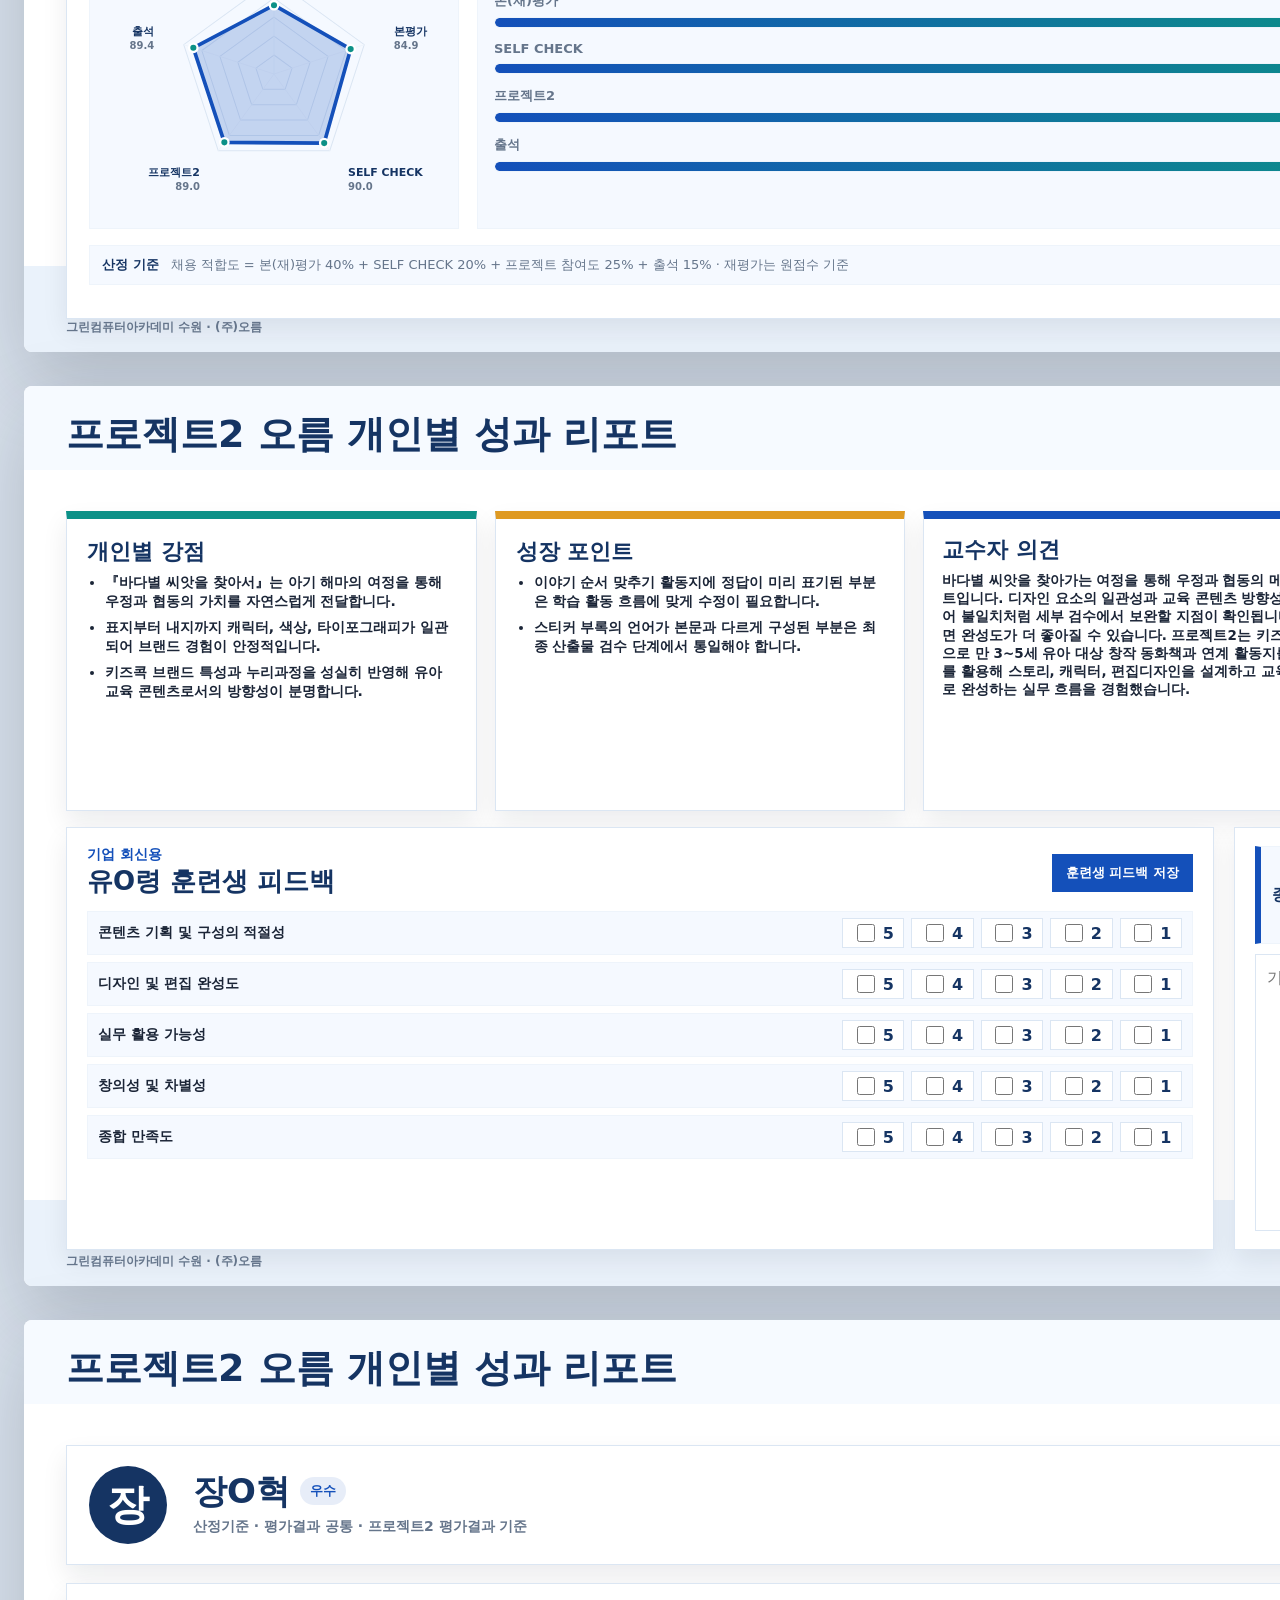
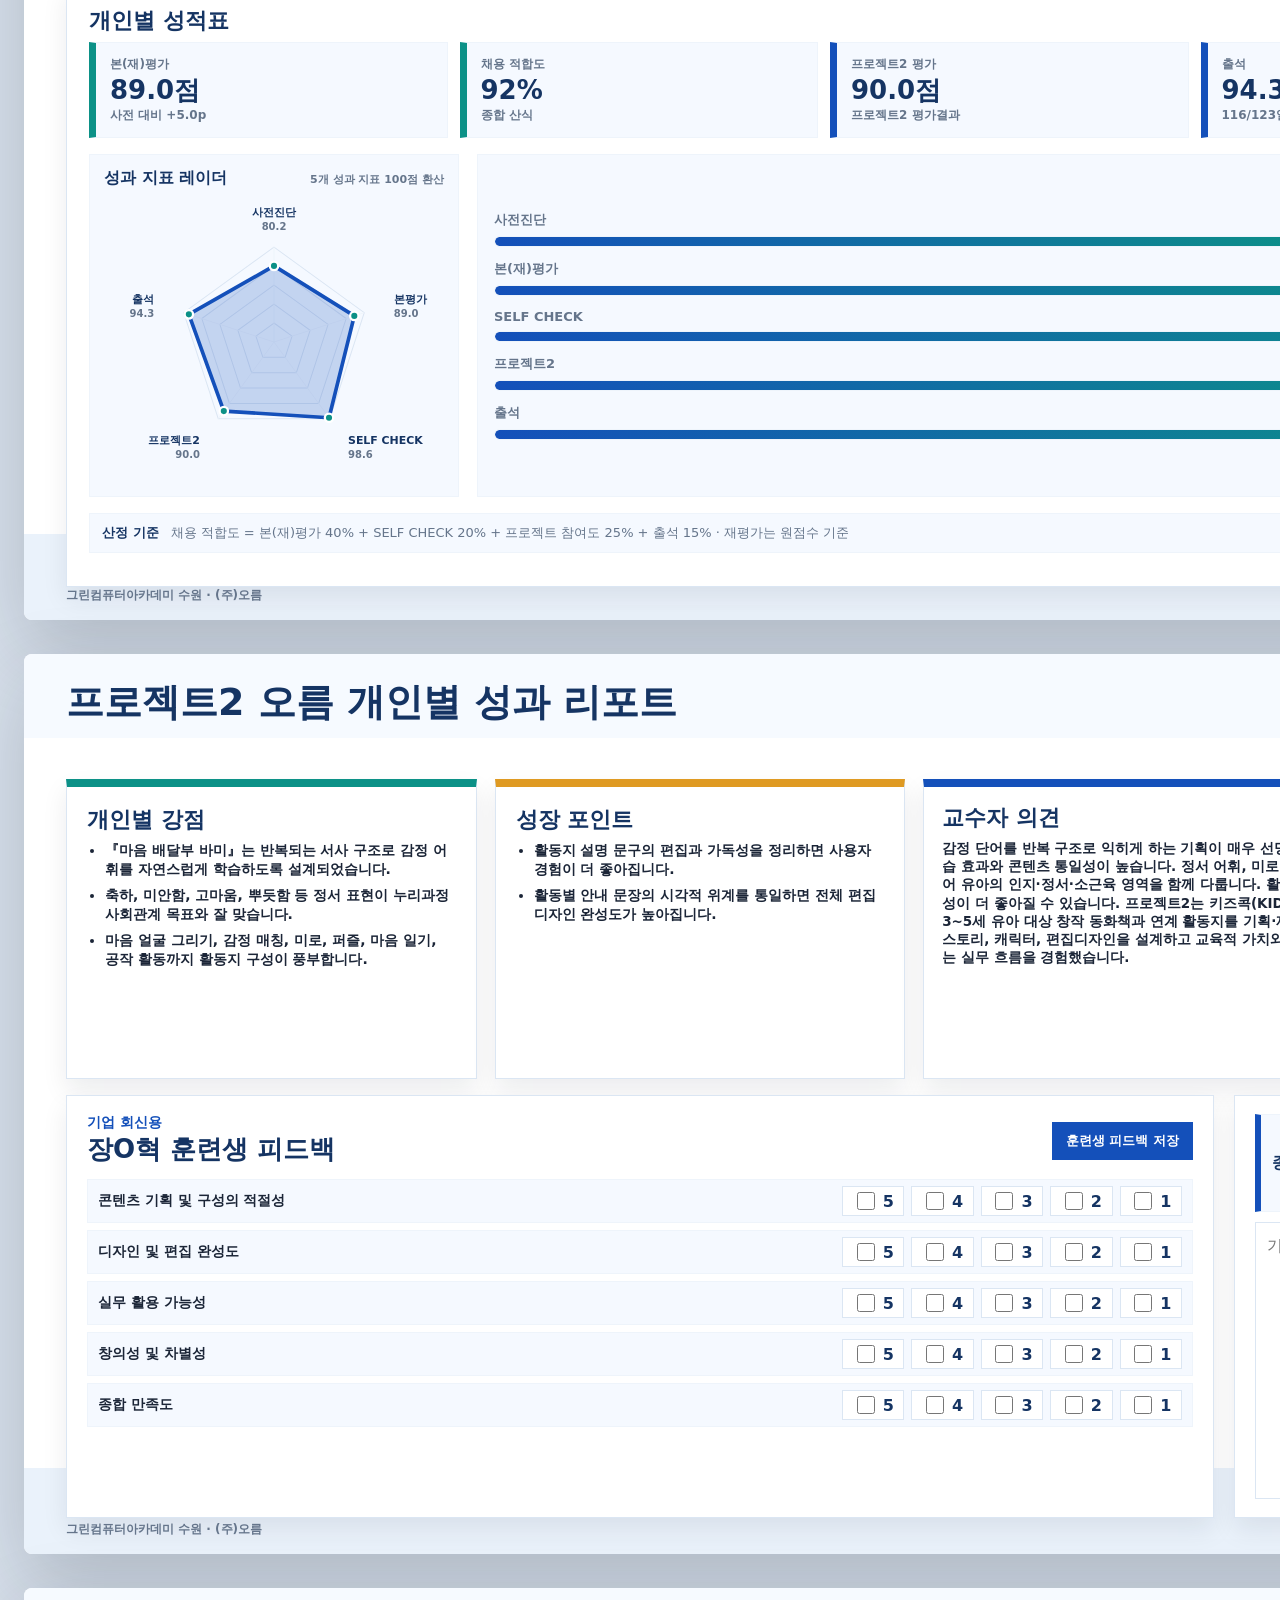
<file: student-report-html/index2.html>
<!doctype html>
<html lang="ko">
  <head>
    <meta charset="utf-8" />
    <meta name="viewport" content="width=device-width, initial-scale=1" />
    <title>프로젝트2 오름 개인별 성과 리포트</title>
    <link rel="stylesheet" href="./styles.css?v=20260818-reportflow1" />
  </head>
  <body>
    <header class="toolbar" data-ui>
      <div class="brand">
        <img class="brand-logo" src="./assets/greensw_logo.png" alt="그린컴퓨터아카데미 수원" />
        <div class="brand-copy">
          <strong data-report-title>프로젝트2 오름 개인별 성과 리포트</strong>
        </div>
      </div>
    </header>
    <section id="adminDock" class="admin-dock" data-ui hidden>
      <div class="admin-dock-head">
        <div>
          <strong data-admin-title>프로젝트2 어드민 모드</strong>
          <span data-admin-desc>오름 기업 피드백 접수 확인 · 훈련생 결과 열람 관리</span>
        </div>
        <div class="admin-dock-actions">
          <a href="./growth.html?theme=white&amp;admin=1">성장 종합 결과</a>
          <button id="adminDockToggle" type="button" aria-expanded="true">접기</button>
        </div>
      </div>
      <iframe
        id="adminDashboardFrame"
        title="프로젝트2 발송 어드민"
        data-src=""
        loading="lazy"
      ></iframe>
    </section>
    <main id="reportDeck" class="deck" aria-live="polite"></main>
    <script src="./data-project2-oorum.js?v=20260818-reportflow1"></script>
    <script src="./app.js?v=20260818-reportflow1"></script>
  </body>
</html>
</file>
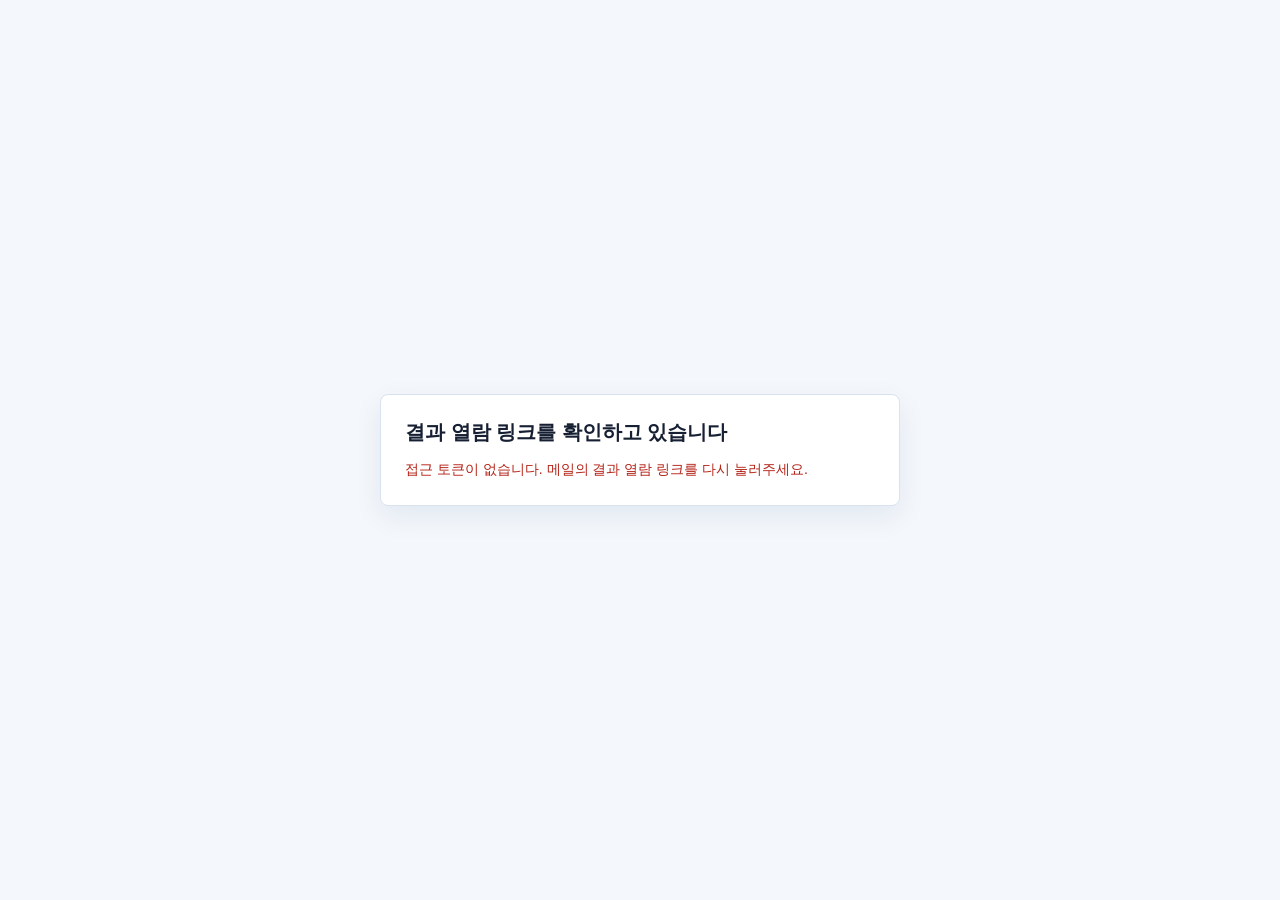
<file: student-report-html/token-redirect.html>
<!doctype html>
<html lang="ko">
<head>
  <meta charset="utf-8">
  <meta name="viewport" content="width=device-width, initial-scale=1">
  <title>결과 열람 링크 확인</title>
  <style>
    :root {
      color-scheme: light;
      font-family: Arial, "Malgun Gothic", sans-serif;
      color: #172033;
      background: #f4f7fb;
    }
    body {
      margin: 0;
      min-height: 100vh;
      display: grid;
      place-items: center;
      padding: 24px;
      box-sizing: border-box;
    }
    main {
      width: min(520px, 100%);
      background: #fff;
      border: 1px solid #d9e2ef;
      border-radius: 8px;
      padding: 24px;
      box-sizing: border-box;
      box-shadow: 0 10px 28px rgba(15, 59, 122, .08);
    }
    h1 {
      margin: 0 0 10px;
      font-size: 20px;
      line-height: 1.35;
    }
    p {
      margin: 0;
      color: #475467;
      font-size: 14px;
      line-height: 1.7;
    }
    .error {
      color: #b42318;
      margin-top: 12px;
    }
  </style>
</head>
<body>
  <main>
    <h1>결과 열람 링크를 확인하고 있습니다</h1>
    <p id="status">잠시만 기다려주세요.</p>
  </main>
  <script>
    (function () {
      var params = new URLSearchParams(location.search);
      var token = params.get("token") || "";
      var endpoint = params.get("endpoint") || "https://script.google.com/macros/s/AKfycbx_SA7t94i_5Ks06YCT62RxJOYpDNEMGRrFnkwc7pcxJIo298uvi5KaJagnfWP0whYi3w/exec";
      var status = document.getElementById("status");
      var callbackName = "__project2TokenRedirect_" + Date.now() + "_" + Math.floor(Math.random() * 100000);
      var timer = null;

      function showError(message) {
        if (timer) window.clearTimeout(timer);
        status.className = "error";
        status.textContent = message || "링크 확인에 실패했습니다. 주소를 복사해 시크릿 창에서 다시 열어주세요.";
        try { delete window[callbackName]; } catch (error) { window[callbackName] = undefined; }
      }

      if (!token) {
        showError("접근 토큰이 없습니다. 메일의 결과 열람 링크를 다시 눌러주세요.");
        return;
      }

      window[callbackName] = function (payload) {
        if (!payload || !payload.ok || !payload.reportUrl) {
          showError((payload && payload.error) || "유효하지 않은 접근 링크입니다.");
          return;
        }
        location.replace(payload.reportUrl);
      };

      var url = new URL(endpoint);
      url.searchParams.set("action", "studentReportUrl");
      url.searchParams.set("token", token);
      url.searchParams.set("callback", callbackName);
      url.searchParams.set("authuser", "0");
      if (params.get("view")) url.searchParams.set("view", params.get("view"));
      if (params.get("coverTeam")) url.searchParams.set("coverTeam", params.get("coverTeam"));

      var script = document.createElement("script");
      script.src = url.toString();
      script.onerror = function () {
        showError("Apps Script 응답을 불러오지 못했습니다. 주소를 복사해 시크릿 창에서 다시 열어주세요.");
      };
      timer = window.setTimeout(function () {
        showError("링크 확인 시간이 초과되었습니다. 주소를 복사해 시크릿 창에서 다시 열어주세요.");
      }, 12000);
      document.head.appendChild(script);
    }());
  </script>
</body>
</html>
</file>
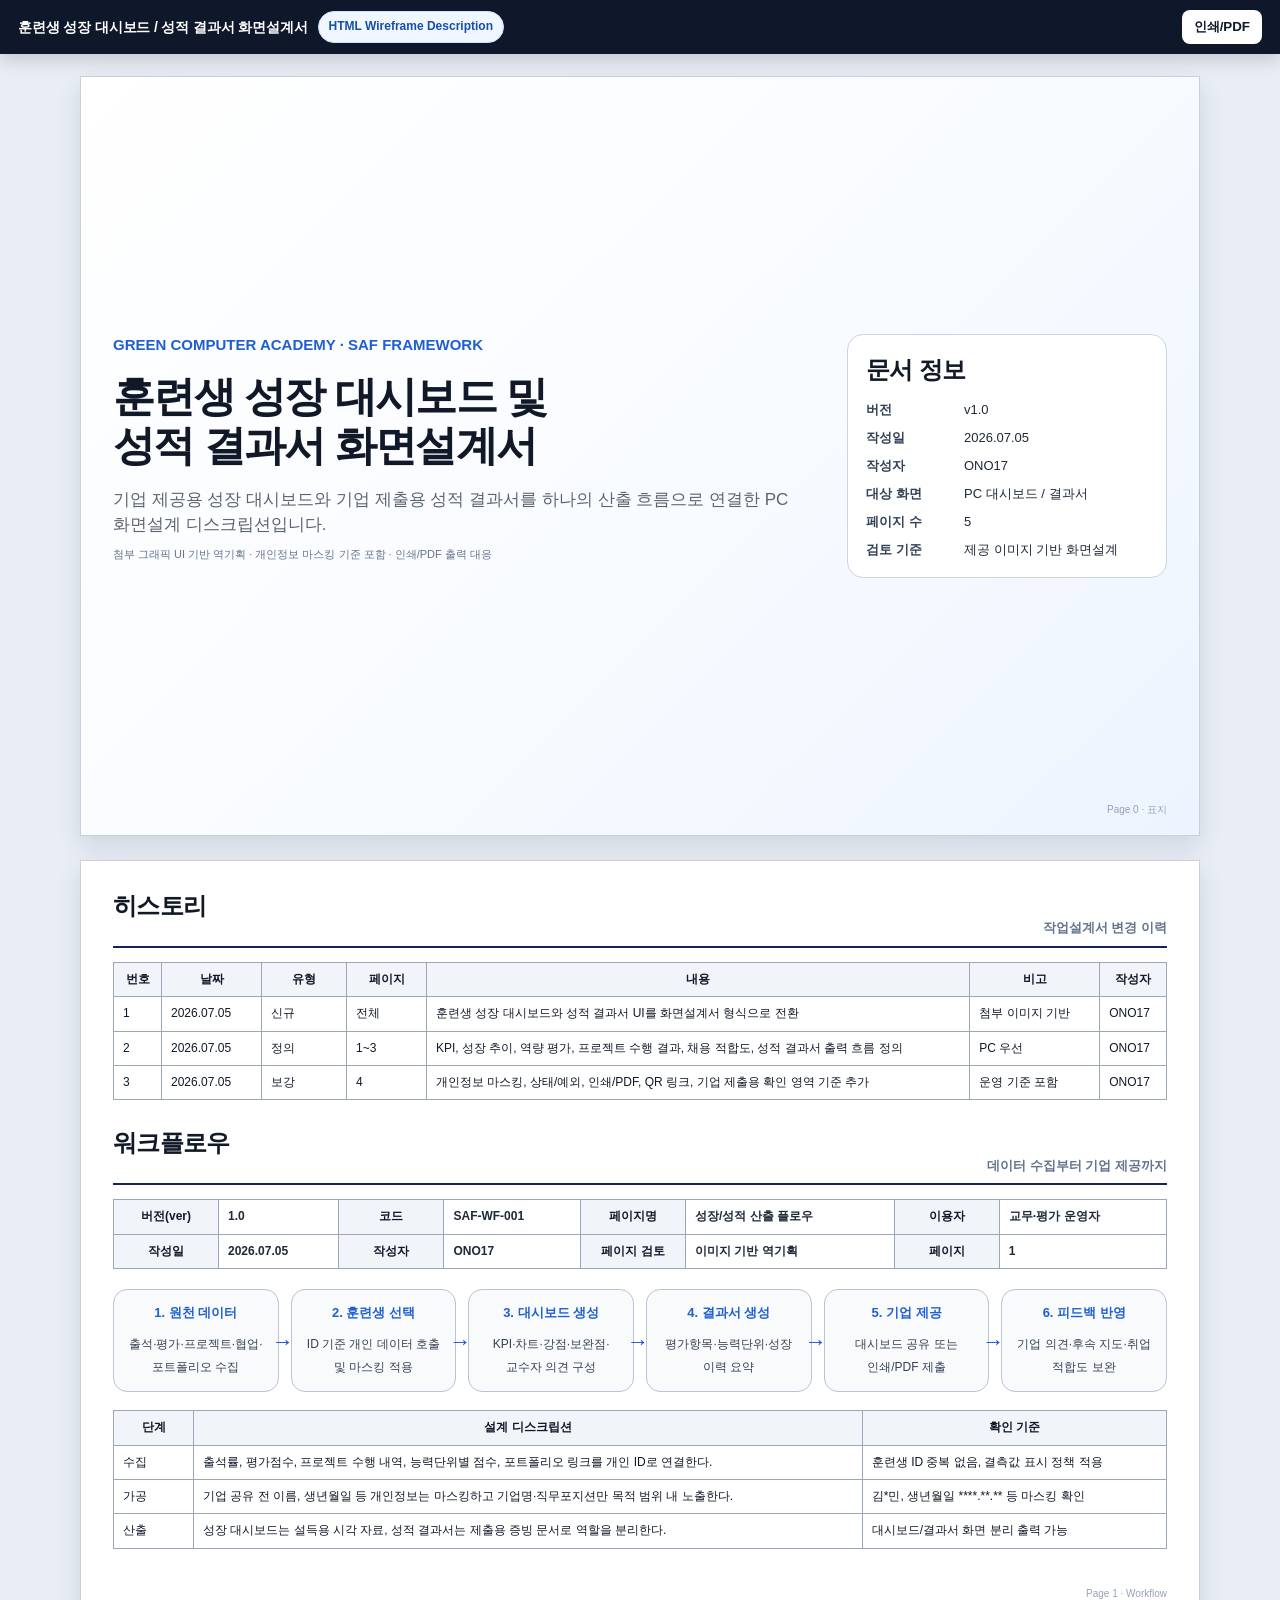
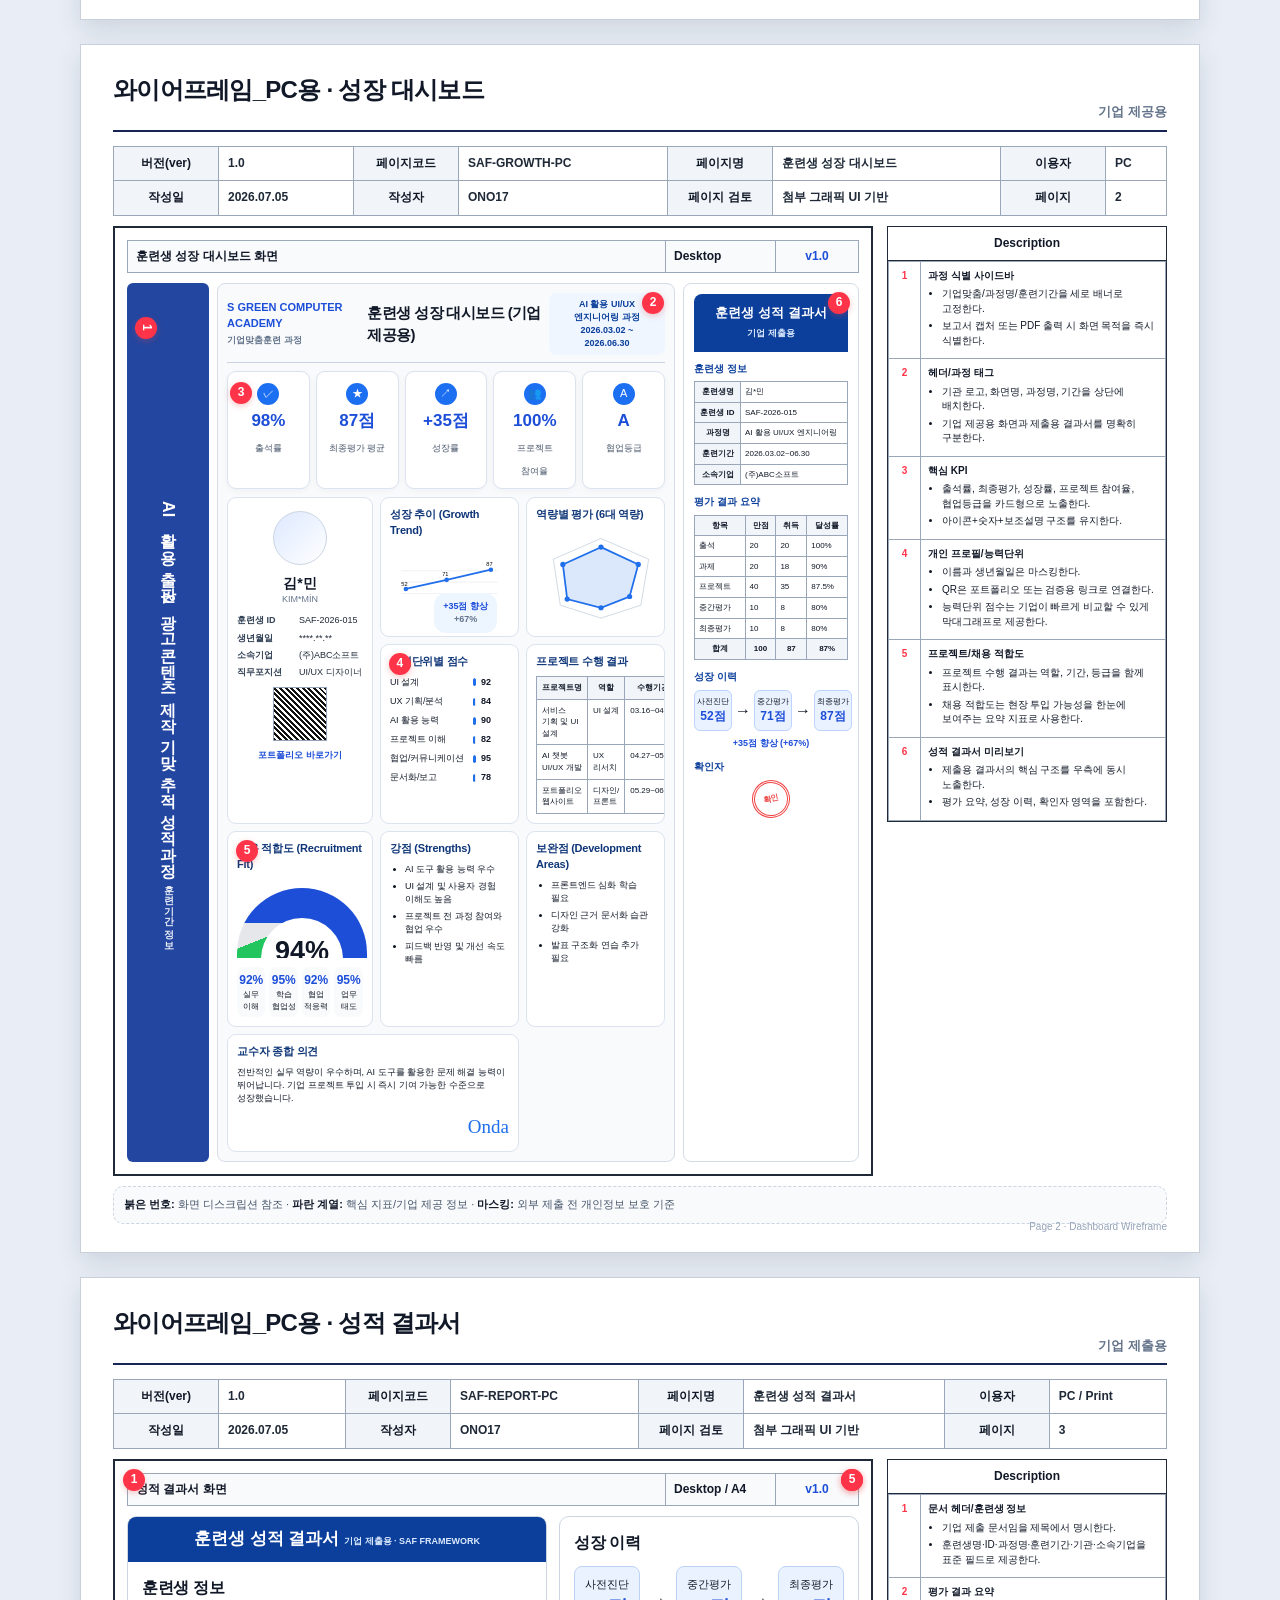
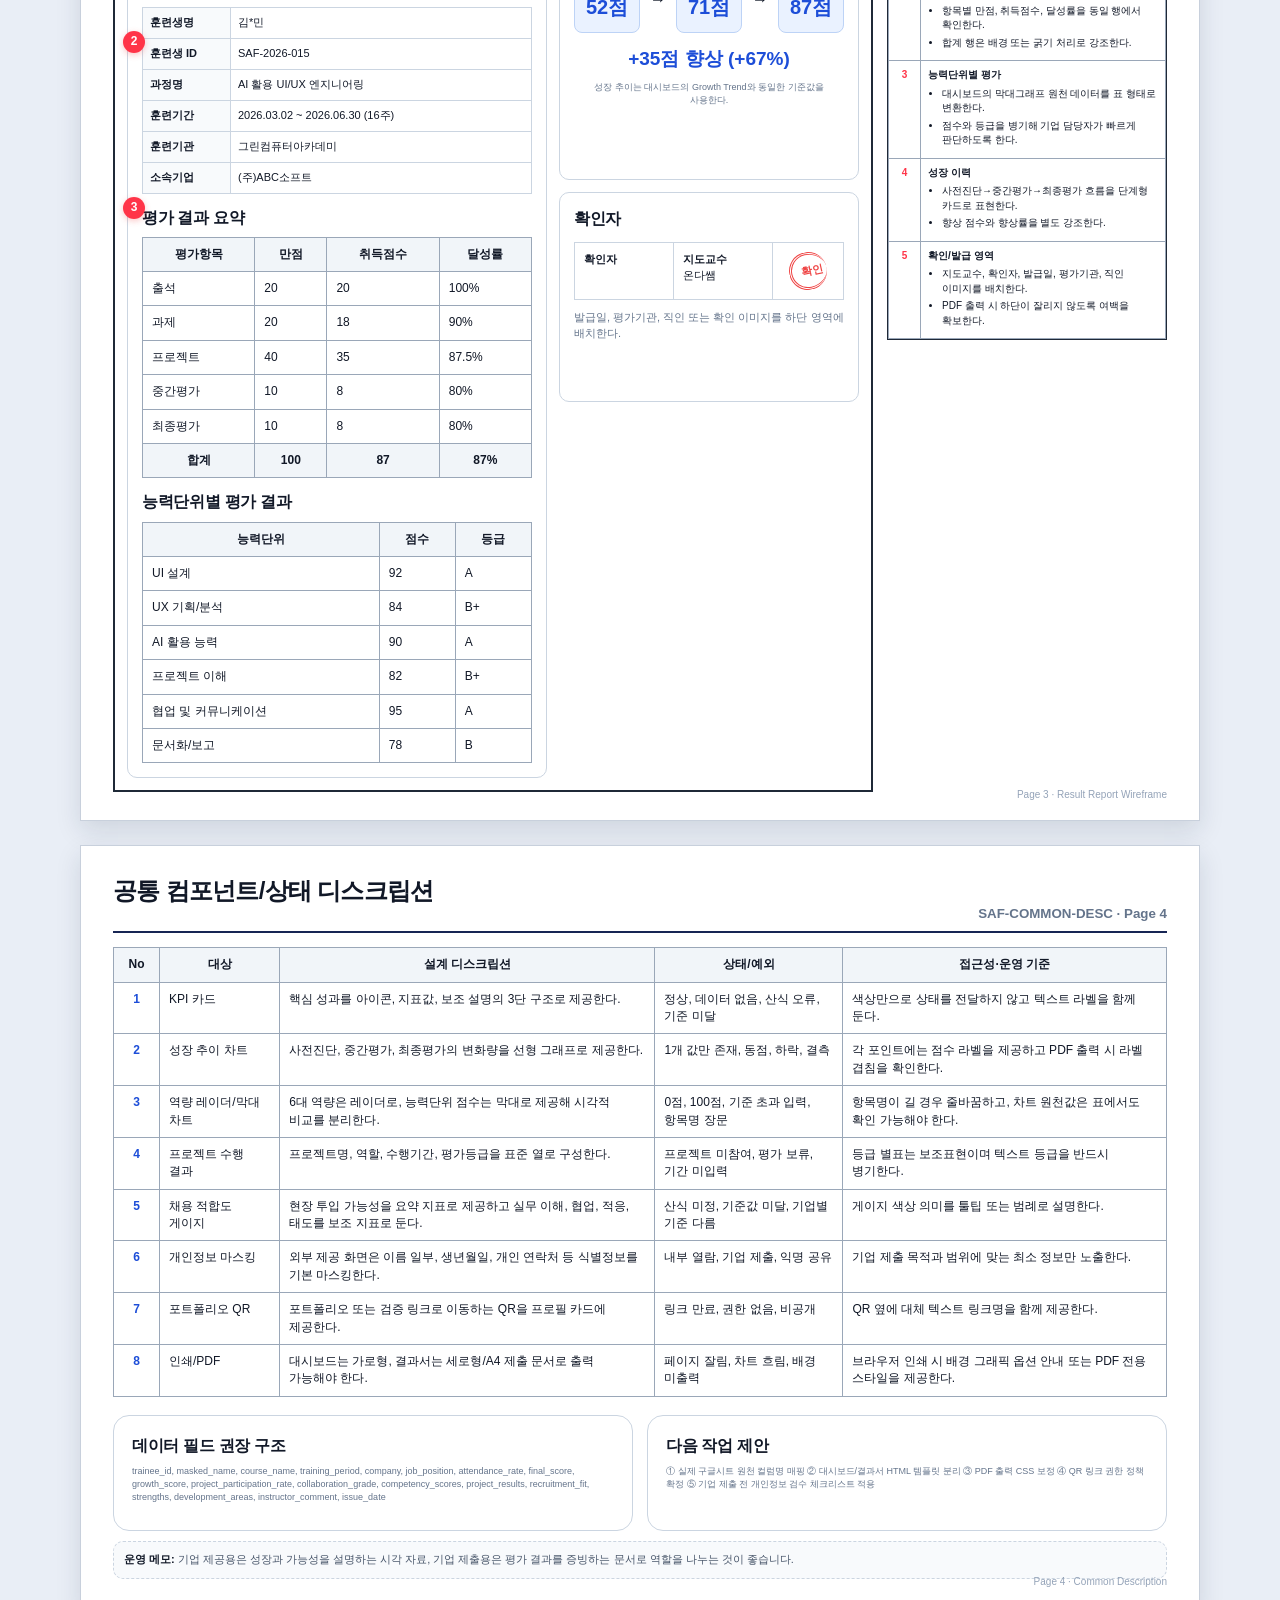
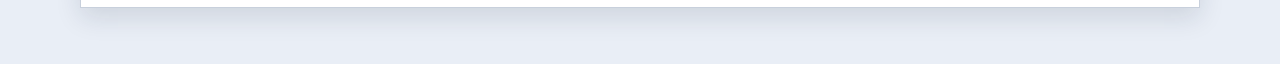
<file: uiux_plan/trainee_growth_dashboard_screen_design.html>
<!doctype html>
<html lang="ko">
<head>
  <meta charset="utf-8" />
  <meta name="viewport" content="width=device-width, initial-scale=1" />
  <title>훈련생 성장 대시보드 / 성적 결과서 화면설계서</title>
  <style>
    :root{
      --ink:#111827;
      --muted:#5b6472;
      --line:#9aa7b8;
      --soft:#f4f7fb;
      --panel:#ffffff;
      --blue:#1f5fd0;
      --blue2:#0b3f9b;
      --red:#ff3448;
      --green:#22c55e;
      --a4w:1120px;
    }
    *{box-sizing:border-box}
    body{
      margin:0;
      color:var(--ink);
      background:#e9eef6;
      font-family: Pretendard, "Noto Sans KR", "Apple SD Gothic Neo", "Malgun Gothic", Arial, sans-serif;
      line-height:1.45;
      word-break:keep-all;
    }
    .toolbar{
      position:sticky;top:0;z-index:100;
      display:flex;align-items:center;gap:10px;
      padding:10px 18px;
      background:#0f172a;color:white;
      box-shadow:0 6px 18px rgba(15,23,42,.18);
    }
    .toolbar strong{font-size:14px;letter-spacing:-.01em}
    .toolbar button{
      margin-left:auto;border:0;border-radius:8px;padding:8px 12px;
      background:#fff;color:#0f172a;font-weight:700;cursor:pointer;
    }
    .doc{max-width:calc(var(--a4w) + 40px);margin:22px auto 56px;padding:0 20px}
    .page{
      width:var(--a4w);min-height:760px;margin:0 auto 24px;
      background:white;border:1px solid #c8d0dc;
      box-shadow:0 10px 24px rgba(20,32,55,.12);
      padding:28px 32px;
      position:relative;
    }
    .cover{
      display:grid;grid-template-columns: 1fr 320px;gap:28px;align-content:center;
      min-height:760px;
      background:linear-gradient(135deg,#ffffff 0%,#f8fbff 55%,#edf4ff 100%);
    }
    .cover .kicker{color:var(--blue);font-weight:800;font-size:15px;margin-bottom:18px}
    h1{font-size:42px;line-height:1.15;margin:0 0 18px;letter-spacing:-.04em}
    h2{font-size:24px;margin:0 0 14px;letter-spacing:-.03em}
    h3{font-size:16px;margin:0 0 8px;letter-spacing:-.02em}
    p{margin:0 0 8px}.sub{font-size:17px;color:var(--muted)}
    .meta-card{border:1px solid #cbd5e1;background:white;border-radius:16px;padding:18px}
    .meta-card dl{display:grid;grid-template-columns:88px 1fr;gap:9px 10px;margin:0;font-size:13px}
    dt{font-weight:800;color:#334155} dd{margin:0;color:#1f2937}
    .badge{display:inline-flex;align-items:center;border:1px solid #cfe0ff;border-radius:999px;background:#eff6ff;color:#174ea6;padding:6px 10px;font-weight:800;font-size:12px}
    .section-title{display:flex;align-items:flex-end;justify-content:space-between;margin-bottom:14px;border-bottom:2px solid #172554;padding-bottom:8px}
    .section-title small{color:#64748b;font-weight:700}
    table{border-collapse:collapse;width:100%;font-size:12px;background:white}
    th,td{border:1px solid var(--line);padding:8px 9px;vertical-align:top}
    th{background:#f1f5f9;font-weight:800;text-align:center}
    .history th:nth-child(1){width:48px}.history th:nth-child(2){width:100px}.history th:nth-child(3){width:85px}.history th:nth-child(4){width:80px}.history th:nth-child(6){width:130px}
    .info-table th{width:105px}.info-table td{font-weight:600}.info-table td:nth-child(2n){font-weight:700;color:#1f2937}
    .flow{
      display:grid;grid-template-columns:repeat(6,1fr);gap:12px;margin:20px 0 18px;
    }
    .flow .step{
      min-height:96px;border:1px solid #b8c4d6;background:#f8fafc;border-radius:14px;padding:14px;text-align:center;position:relative;
    }
    .flow .step:not(:last-child)::after{content:"→";position:absolute;right:-16px;top:36px;color:#1d4ed8;font-size:22px;font-weight:900}
    .step b{display:block;color:var(--blue);font-size:13px;margin-bottom:8px}.step span{font-size:12px;color:#344054}
    .layout{display:grid;grid-template-columns:760px 1fr;gap:14px;align-items:start}
    .screen-box{border:2px solid #1f2937;background:#fff;padding:12px;position:relative;min-height:612px}
    .screen-head{display:grid;grid-template-columns:1fr 110px 82px;border:1px solid #9aa7b8;background:#f8fafc;margin-bottom:10px;font-size:12px;font-weight:800}
    .screen-head div{border-right:1px solid #9aa7b8;padding:7px 8px}.screen-head div:last-child{border-right:0;text-align:center;color:#1d4ed8}
    .wire-dashboard{display:grid;grid-template-columns:82px 1fr 176px;gap:8px;min-height:548px}
    .vertical-band{background:#2346a0;color:#fff;border-radius:6px;display:flex;align-items:center;justify-content:center;writing-mode:vertical-rl;text-orientation:mixed;font-weight:900;letter-spacing:.02em;padding:12px;font-size:16px;position:relative}
    .vertical-band .mini{font-size:10px;font-weight:600;opacity:.9;margin-top:10px}
    .dash-main{border:1px solid #d5dce8;border-radius:8px;background:#f8fafc;padding:9px;position:relative}
    .product-header{display:flex;justify-content:space-between;align-items:center;border-bottom:1px solid #cbd5e1;padding-bottom:7px;margin-bottom:8px}
    .logo{font-weight:900;color:#1d4ed8;font-size:11px}.page-title{font-weight:900;font-size:15px;letter-spacing:-.04em}.course-pill{background:#eff6ff;color:#0b3f9b;border-radius:8px;padding:5px 8px;font-size:9px;text-align:center;font-weight:800}
    .kpi-row{display:grid;grid-template-columns:repeat(5,1fr);gap:6px;margin-bottom:8px}
    .kpi{background:white;border:1px solid #dbe3ef;border-radius:9px;padding:8px;text-align:center;min-height:64px;box-shadow:0 2px 6px rgba(15,23,42,.04)}
    .kpi i{display:inline-grid;place-items:center;width:22px;height:22px;border-radius:50%;background:#1d6ff2;color:white;font-style:normal;font-size:11px;margin-bottom:4px}.kpi b{display:block;font-size:17px;color:#1d4ed8}.kpi span{font-size:9px;color:#475569}
    .dash-grid{display:grid;grid-template-columns:1.05fr 1fr 1fr;gap:7px;grid-auto-rows:minmax(118px,auto)}
    .card{background:white;border:1px solid #dbe3ef;border-radius:9px;padding:9px;position:relative;overflow:hidden}
    .card h4{font-size:11px;margin:0 0 6px;color:#0f3678;letter-spacing:-.02em}.muted{color:#64748b}.tiny{font-size:9px;color:#64748b}.profile{grid-row:span 2}.profile-img{width:54px;height:54px;border-radius:50%;background:linear-gradient(135deg,#dde9ff,#fff);border:1px solid #cbd5e1;margin:4px auto 8px}.profile b{display:block;text-align:center;font-size:14px}.profile dl{display:grid;grid-template-columns:58px 1fr;gap:4px;font-size:9px;margin:8px 0}.qr{width:54px;height:54px;margin:8px auto;border:1px solid #94a3b8;background:repeating-linear-gradient(45deg,#111 0 2px,#fff 2px 4px)}
    .line-chart{height:82px;position:relative;background:linear-gradient(#fff,#fff) padding-box}.line-chart svg{width:100%;height:72px}.note-bubble{position:absolute;right:12px;top:48px;background:#edf5ff;border-radius:12px;padding:7px 9px;text-align:center;font-size:9px;color:#1d4ed8;font-weight:800}
    .radar{height:96px;display:grid;place-items:center}.radar svg{width:130px;height:92px}.bars .bar{display:grid;grid-template-columns:78px 1fr 28px;align-items:center;gap:5px;font-size:9px;margin:6px 0}.track{height:8px;background:#e2e8f0;border-radius:999px;overflow:hidden}.fill{height:100%;background:#1f6feb;border-radius:999px}.project-table{font-size:8px}.project-table th,.project-table td{padding:5px}.stars{color:#1d4ed8;letter-spacing:1px}.gauge{height:88px;display:grid;place-items:center}.gauge .arc{width:130px;height:70px;border-radius:130px 130px 0 0;background:conic-gradient(from 270deg,#1d4ed8 0 76%,#22c55e 76% 94%,#e5e7eb 94% 100%);position:relative;overflow:hidden}.arc:after{content:"94%";position:absolute;left:24px;right:24px;bottom:-28px;height:68px;border-radius:70px 70px 0 0;background:white;display:grid;place-items:center;font-size:27px;font-weight:900;color:#111827}.metric-row{display:grid;grid-template-columns:repeat(4,1fr);gap:4px}.metric{background:#f8fafc;border-radius:7px;text-align:center;padding:5px 2px;font-size:8px}.metric b{display:block;color:#1d4ed8;font-size:12px}.list-card ul{margin:4px 0 0 15px;padding:0;font-size:9px}.list-card li{margin:4px 0}.opinion{grid-column:span 2}.opinion p{font-size:9px}.signature{text-align:right;font-family:cursive;color:#1f6feb;font-size:19px;margin-top:3px}
    .report-panel{border:1px solid #d5dce8;border-radius:8px;background:#fff;padding:10px;position:relative}.report-title{background:#0b3f9b;color:#fff;border-radius:8px 8px 0 0;padding:10px;text-align:center;font-weight:900;font-size:13px}.report-panel h4{font-size:10px;color:#0b3f9b;margin:10px 0 5px}.report-panel table{font-size:8px}.report-panel th,.report-panel td{padding:4px}.growth-mini{display:grid;grid-template-columns:1fr 16px 1fr 16px 1fr;align-items:center;text-align:center;gap:3px;margin:6px 0}.growth-mini .score{background:#eaf2ff;border:1px solid #bcd4ff;border-radius:6px;padding:5px 2px;font-size:8px}.growth-mini b{display:block;color:#1d4ed8;font-size:12px}.stamp{width:38px;height:38px;border-radius:50%;border:3px double #ef4444;color:#ef4444;display:grid;place-items:center;margin:auto;font-size:8px;font-weight:900;transform:rotate(-12deg)}
    .num{position:absolute;width:22px;height:22px;border-radius:50%;background:var(--red);color:#fff;display:grid;place-items:center;font-size:12px;font-weight:900;box-shadow:0 2px 6px rgba(239,68,68,.3);z-index:5}
    .desc{border:1px solid #1f2937;background:#fff}.desc-title{padding:8px;text-align:center;font-weight:900;border-bottom:1px solid #1f2937;font-size:12px}.desc table{font-size:10px}.desc th,.desc td{padding:7px}.desc .no{width:32px;text-align:center;color:var(--red);font-weight:900}.desc b{display:block;margin-bottom:4px}.desc ul{margin:4px 0 0 14px;padding:0}.desc li{margin:3px 0}
    .result-wire{display:grid;grid-template-columns:1fr 300px;gap:12px;min-height:550px}.report-wire{border:1px solid #cbd5e1;border-radius:10px;background:#fff;padding:14px}.report-wire .report-title{font-size:17px;margin:-14px -14px 14px}.field-grid{display:grid;grid-template-columns:88px 1fr;gap:0;font-size:11px;border:1px solid #cbd5e1}.field-grid div{border-right:1px solid #cbd5e1;border-bottom:1px solid #cbd5e1;padding:7px}.field-grid div:nth-child(2n){border-right:0}.field-grid div:nth-last-child(-n+2){border-bottom:0}.field-grid .label{background:#f8fafc;font-weight:800}.score-summary{margin-top:12px}.result-growth{display:grid;grid-template-columns:1fr 24px 1fr 24px 1fr;gap:6px;text-align:center;align-items:center;margin:12px 0}.result-growth .score{background:#eaf2ff;border:1px solid #bdd3f6;border-radius:8px;padding:10px;font-size:11px}.result-growth b{display:block;color:#1d4ed8;font-size:20px}.confirm{display:grid;grid-template-columns:1fr 1fr 70px;margin-top:12px;border:1px solid #cbd5e1}.confirm div{padding:9px;border-right:1px solid #cbd5e1;font-size:11px}.confirm div:last-child{border-right:0}
    .legend{font-size:11px;color:#475569;margin-top:10px;padding:10px;background:#f8fafc;border:1px dashed #cbd5e1;border-radius:10px}.legend b{color:#111827}.two-col{display:grid;grid-template-columns:1fr 1fr;gap:14px}.caption{font-size:11px;color:#64748b;margin-top:10px}.checklist td:first-child{width:46px;text-align:center;font-weight:900;color:#1d4ed8}.print-note{position:absolute;right:32px;bottom:18px;color:#94a3b8;font-size:10px}
    @media print{
      body{background:#fff}.toolbar{display:none}.doc{margin:0;padding:0;max-width:100%}.page{width:100%;min-height:auto;margin:0;box-shadow:none;border:0;page-break-after:always}.page:last-child{page-break-after:auto}
    }
  </style>
</head>
<body>
  <div class="toolbar">
    <strong>훈련생 성장 대시보드 / 성적 결과서 화면설계서</strong>
    <span class="badge">HTML Wireframe Description</span>
    <button onclick="window.print()">인쇄/PDF</button>
  </div>

  <main class="doc">
    <section class="page cover">
      <div>
        <div class="kicker">GREEN COMPUTER ACADEMY · SAF FRAMEWORK</div>
        <h1>훈련생 성장 대시보드 및<br>성적 결과서 화면설계서</h1>
        <p class="sub">기업 제공용 성장 대시보드와 기업 제출용 성적 결과서를 하나의 산출 흐름으로 연결한 PC 화면설계 디스크립션입니다.</p>
        <p class="caption">첨부 그래픽 UI 기반 역기획 · 개인정보 마스킹 기준 포함 · 인쇄/PDF 출력 대응</p>
      </div>
      <aside class="meta-card">
        <h2>문서 정보</h2>
        <dl>
          <dt>버전</dt><dd>v1.0</dd>
          <dt>작성일</dt><dd>2026.07.05</dd>
          <dt>작성자</dt><dd>ONO17</dd>
          <dt>대상 화면</dt><dd>PC 대시보드 / 결과서</dd>
          <dt>페이지 수</dt><dd>5</dd>
          <dt>검토 기준</dt><dd>제공 이미지 기반 화면설계</dd>
        </dl>
      </aside>
      <div class="print-note">Page 0 · 표지</div>
    </section>

    <section class="page">
      <div class="section-title">
        <h2>히스토리</h2><small>작업설계서 변경 이력</small>
      </div>
      <table class="history">
        <thead><tr><th>번호</th><th>날짜</th><th>유형</th><th>페이지</th><th>내용</th><th>비고</th><th>작성자</th></tr></thead>
        <tbody>
          <tr><td>1</td><td>2026.07.05</td><td>신규</td><td>전체</td><td>훈련생 성장 대시보드와 성적 결과서 UI를 화면설계서 형식으로 전환</td><td>첨부 이미지 기반</td><td>ONO17</td></tr>
          <tr><td>2</td><td>2026.07.05</td><td>정의</td><td>1~3</td><td>KPI, 성장 추이, 역량 평가, 프로젝트 수행 결과, 채용 적합도, 성적 결과서 출력 흐름 정의</td><td>PC 우선</td><td>ONO17</td></tr>
          <tr><td>3</td><td>2026.07.05</td><td>보강</td><td>4</td><td>개인정보 마스킹, 상태/예외, 인쇄/PDF, QR 링크, 기업 제출용 확인 영역 기준 추가</td><td>운영 기준 포함</td><td>ONO17</td></tr>
        </tbody>
      </table>

      <div class="section-title" style="margin-top:26px">
        <h2>워크플로우</h2><small>데이터 수집부터 기업 제공까지</small>
      </div>
      <table class="info-table">
        <tbody>
          <tr><th>버전(ver)</th><td>1.0</td><th>코드</th><td>SAF-WF-001</td><th>페이지명</th><td>성장/성적 산출 플로우</td><th>이용자</th><td>교무·평가 운영자</td></tr>
          <tr><th>작성일</th><td>2026.07.05</td><th>작성자</th><td>ONO17</td><th>페이지 검토</th><td>이미지 기반 역기획</td><th>페이지</th><td>1</td></tr>
        </tbody>
      </table>
      <div class="flow">
        <div class="step"><b>1. 원천 데이터</b><span>출석·평가·프로젝트·협업·포트폴리오 수집</span></div>
        <div class="step"><b>2. 훈련생 선택</b><span>ID 기준 개인 데이터 호출 및 마스킹 적용</span></div>
        <div class="step"><b>3. 대시보드 생성</b><span>KPI·차트·강점·보완점·교수자 의견 구성</span></div>
        <div class="step"><b>4. 결과서 생성</b><span>평가항목·능력단위·성장 이력 요약</span></div>
        <div class="step"><b>5. 기업 제공</b><span>대시보드 공유 또는 인쇄/PDF 제출</span></div>
        <div class="step"><b>6. 피드백 반영</b><span>기업 의견·후속 지도·취업 적합도 보완</span></div>
      </div>
      <table>
        <thead><tr><th style="width:80px">단계</th><th>설계 디스크립션</th><th>확인 기준</th></tr></thead>
        <tbody>
          <tr><td>수집</td><td>출석률, 평가점수, 프로젝트 수행 내역, 능력단위별 점수, 포트폴리오 링크를 개인 ID로 연결한다.</td><td>훈련생 ID 중복 없음, 결측값 표시 정책 적용</td></tr>
          <tr><td>가공</td><td>기업 공유 전 이름, 생년월일 등 개인정보는 마스킹하고 기업명·직무포지션만 목적 범위 내 노출한다.</td><td>김*민, 생년월일 ****.**.** 등 마스킹 확인</td></tr>
          <tr><td>산출</td><td>성장 대시보드는 설득용 시각 자료, 성적 결과서는 제출용 증빙 문서로 역할을 분리한다.</td><td>대시보드/결과서 화면 분리 출력 가능</td></tr>
        </tbody>
      </table>
      <div class="print-note">Page 1 · Workflow</div>
    </section>

    <section class="page">
      <div class="section-title">
        <h2>와이어프레임_PC용 · 성장 대시보드</h2><small>기업 제공용</small>
      </div>
      <table class="info-table">
        <tbody>
          <tr><th>버전(ver)</th><td>1.0</td><th>페이지코드</th><td>SAF-GROWTH-PC</td><th>페이지명</th><td>훈련생 성장 대시보드</td><th>이용자</th><td>PC</td></tr>
          <tr><th>작성일</th><td>2026.07.05</td><th>작성자</th><td>ONO17</td><th>페이지 검토</th><td>첨부 그래픽 UI 기반</td><th>페이지</th><td>2</td></tr>
        </tbody>
      </table>
      <div class="layout" style="margin-top:10px">
        <div class="screen-box">
          <div class="screen-head"><div>훈련생 성장 대시보드 화면</div><div>Desktop</div><div>v1.0</div></div>
          <div class="wire-dashboard">
            <div class="vertical-band"><span>AI 활용 출판&광고콘텐츠 제작 기맞 추적·성적과정</span><span class="mini">훈련기간 정보</span><span class="num" style="left:8px;top:34px">1</span></div>
            <div class="dash-main">
              <span class="num" style="right:10px;top:8px">2</span>
              <div class="product-header">
                <div class="logo">S GREEN COMPUTER ACADEMY<br><span class="tiny">기업맞춤훈련 과정</span></div>
                <div class="page-title">훈련생 성장 대시보드 (기업 제공용)</div>
                <div class="course-pill">AI 활용 UI/UX 엔지니어링 과정<br>2026.03.02 ~ 2026.06.30</div>
              </div>
              <div class="kpi-row">
                <div class="kpi"><i>✓</i><b>98%</b><span>출석률</span></div>
                <div class="kpi"><i>★</i><b>87점</b><span>최종평가 평균</span></div>
                <div class="kpi"><i>↗</i><b>+35점</b><span>성장률</span></div>
                <div class="kpi"><i>👥</i><b>100%</b><span>프로젝트 참여율</span></div>
                <div class="kpi"><i>A</i><b>A</b><span>협업등급</span></div>
              </div>
              <span class="num" style="left:12px;top:98px">3</span>
              <div class="dash-grid">
                <div class="card profile">
                  <div class="profile-img"></div>
                  <b>김*민</b><p class="tiny" style="text-align:center">KIM*MİN</p>
                  <dl><dt>훈련생 ID</dt><dd>SAF-2026-015</dd><dt>생년월일</dt><dd>****.**.**</dd><dt>소속기업</dt><dd>(주)ABC소프트</dd><dt>직무포지션</dt><dd>UI/UX 디자이너</dd></dl>
                  <div class="qr"></div><p class="tiny" style="text-align:center;color:#1d4ed8;font-weight:800">포트폴리오 바로가기</p>
                </div>
                <div class="card">
                  <h4>성장 추이 (Growth Trend)</h4>
                  <div class="line-chart">
                    <svg viewBox="0 0 210 80" aria-label="성장 추이 예시 차트"><line x1="20" y1="62" x2="190" y2="62" stroke="#e5e7eb"/><line x1="20" y1="42" x2="190" y2="42" stroke="#e5e7eb"/><line x1="20" y1="22" x2="190" y2="22" stroke="#e5e7eb"/><polyline points="28,54 100,38 178,20" fill="none" stroke="#1f6feb" stroke-width="3"/><circle cx="28" cy="54" r="4" fill="#1f6feb"/><circle cx="100" cy="38" r="4" fill="#1f6feb"/><circle cx="178" cy="20" r="4" fill="#1f6feb"/><text x="20" y="48" font-size="10">52</text><text x="92" y="32" font-size="10">71</text><text x="170" y="14" font-size="10">87</text></svg>
                    <div class="note-bubble">+35점 향상<br><span class="tiny">+67%</span></div>
                  </div>
                </div>
                <div class="card">
                  <h4>역량별 평가 (6대 역량)</h4>
                  <div class="radar"><svg viewBox="0 0 150 105"><polygon points="75,8 130,32 121,85 75,100 28,85 20,32" fill="none" stroke="#cbd5e1"/><polygon points="75,18 118,38 108,75 75,88 36,78 31,38" fill="rgba(31,111,235,.16)" stroke="#1f6feb" stroke-width="2"/><circle cx="75" cy="18" r="3" fill="#1f6feb"/><circle cx="118" cy="38" r="3" fill="#1f6feb"/><circle cx="108" cy="75" r="3" fill="#1f6feb"/><circle cx="75" cy="88" r="3" fill="#1f6feb"/><circle cx="36" cy="78" r="3" fill="#1f6feb"/><circle cx="31" cy="38" r="3" fill="#1f6feb"/></svg></div>
                </div>
                <div class="card bars">
                  <h4>능력단위별 점수</h4>
                  <div class="bar"><span>UI 설계</span><div class="track"><div class="fill" style="width:92%"></div></div><b>92</b></div>
                  <div class="bar"><span>UX 기획/분석</span><div class="track"><div class="fill" style="width:84%"></div></div><b>84</b></div>
                  <div class="bar"><span>AI 활용 능력</span><div class="track"><div class="fill" style="width:90%"></div></div><b>90</b></div>
                  <div class="bar"><span>프로젝트 이해</span><div class="track"><div class="fill" style="width:82%"></div></div><b>82</b></div>
                  <div class="bar"><span>협업/커뮤니케이션</span><div class="track"><div class="fill" style="width:95%"></div></div><b>95</b></div>
                  <div class="bar"><span>문서화/보고</span><div class="track"><div class="fill" style="width:78%"></div></div><b>78</b></div>
                  <span class="num" style="left:8px;top:8px">4</span>
                </div>
                <div class="card">
                  <h4>프로젝트 수행 결과</h4>
                  <table class="project-table"><thead><tr><th>프로젝트명</th><th>역할</th><th>수행기간</th><th>평가등급</th></tr></thead><tbody><tr><td>서비스 기획 및 UI 설계</td><td>UI 설계</td><td>03.16~04.24</td><td>우수<br><span class="stars">★★★★★</span></td></tr><tr><td>AI 챗봇 UI/UX 개발</td><td>UX 리서치</td><td>04.27~05.28</td><td>우수<br><span class="stars">★★★★★</span></td></tr><tr><td>포트폴리오 웹사이트</td><td>디자인/프론트</td><td>05.29~06.25</td><td>우수<br><span class="stars">★★★★★</span></td></tr></tbody></table>
                </div>
                <div class="card">
                  <h4>채용 적합도 (Recruitment Fit)</h4>
                  <div class="gauge"><div class="arc"></div></div>
                  <div class="metric-row"><div class="metric"><b>92%</b>실무 이해</div><div class="metric"><b>95%</b>학습 협업성</div><div class="metric"><b>92%</b>협업 적응력</div><div class="metric"><b>95%</b>업무 태도</div></div>
                  <span class="num" style="left:8px;top:8px">5</span>
                </div>
                <div class="card list-card"><h4>강점 (Strengths)</h4><ul><li>AI 도구 활용 능력 우수</li><li>UI 설계 및 사용자 경험 이해도 높음</li><li>프로젝트 전 과정 참여와 협업 우수</li><li>피드백 반영 및 개선 속도 빠름</li></ul></div>
                <div class="card list-card"><h4>보완점 (Development Areas)</h4><ul><li>프론트엔드 심화 학습 필요</li><li>디자인 근거 문서화 습관 강화</li><li>발표 구조화 연습 추가 필요</li></ul></div>
                <div class="card opinion"><h4>교수자 종합 의견</h4><p>전반적인 실무 역량이 우수하며, AI 도구를 활용한 문제 해결 능력이 뛰어납니다. 기업 프로젝트 투입 시 즉시 기여 가능한 수준으로 성장했습니다.</p><div class="signature">Onda</div></div>
              </div>
            </div>
            <div class="report-panel">
              <span class="num" style="right:8px;top:8px">6</span>
              <div class="report-title">훈련생 성적 결과서<br><span class="tiny" style="color:#dbeafe">기업 제출용</span></div>
              <h4>훈련생 정보</h4>
              <table><tbody><tr><th>훈련생명</th><td>김*민</td></tr><tr><th>훈련생 ID</th><td>SAF-2026-015</td></tr><tr><th>과정명</th><td>AI 활용 UI/UX 엔지니어링</td></tr><tr><th>훈련기간</th><td>2026.03.02~06.30</td></tr><tr><th>소속기업</th><td>(주)ABC소프트</td></tr></tbody></table>
              <h4>평가 결과 요약</h4>
              <table><thead><tr><th>항목</th><th>만점</th><th>취득</th><th>달성률</th></tr></thead><tbody><tr><td>출석</td><td>20</td><td>20</td><td>100%</td></tr><tr><td>과제</td><td>20</td><td>18</td><td>90%</td></tr><tr><td>프로젝트</td><td>40</td><td>35</td><td>87.5%</td></tr><tr><td>중간평가</td><td>10</td><td>8</td><td>80%</td></tr><tr><td>최종평가</td><td>10</td><td>8</td><td>80%</td></tr><tr><th>합계</th><th>100</th><th>87</th><th>87%</th></tr></tbody></table>
              <h4>성장 이력</h4>
              <div class="growth-mini"><div class="score">사전진단<b>52점</b></div><div>→</div><div class="score">중간평가<b>71점</b></div><div>→</div><div class="score">최종평가<b>87점</b></div></div>
              <p class="tiny" style="text-align:center;color:#1d4ed8;font-weight:900">+35점 향상 (+67%)</p>
              <h4>확인자</h4><div class="stamp">확인</div>
            </div>
          </div>
        </div>
        <aside class="desc">
          <div class="desc-title">Description</div>
          <table>
            <tbody>
              <tr><td class="no">1</td><td><b>과정 식별 사이드바</b><ul><li>기업맞춤/과정명/훈련기간을 세로 배너로 고정한다.</li><li>보고서 캡처 또는 PDF 출력 시 화면 목적을 즉시 식별한다.</li></ul></td></tr>
              <tr><td class="no">2</td><td><b>헤더/과정 태그</b><ul><li>기관 로고, 화면명, 과정명, 기간을 상단에 배치한다.</li><li>기업 제공용 화면과 제출용 결과서를 명확히 구분한다.</li></ul></td></tr>
              <tr><td class="no">3</td><td><b>핵심 KPI</b><ul><li>출석률, 최종평가, 성장률, 프로젝트 참여율, 협업등급을 카드형으로 노출한다.</li><li>아이콘+숫자+보조설명 구조를 유지한다.</li></ul></td></tr>
              <tr><td class="no">4</td><td><b>개인 프로필/능력단위</b><ul><li>이름과 생년월일은 마스킹한다.</li><li>QR은 포트폴리오 또는 검증용 링크로 연결한다.</li><li>능력단위 점수는 기업이 빠르게 비교할 수 있게 막대그래프로 제공한다.</li></ul></td></tr>
              <tr><td class="no">5</td><td><b>프로젝트/채용 적합도</b><ul><li>프로젝트 수행 결과는 역할, 기간, 등급을 함께 표시한다.</li><li>채용 적합도는 현장 투입 가능성을 한눈에 보여주는 요약 지표로 사용한다.</li></ul></td></tr>
              <tr><td class="no">6</td><td><b>성적 결과서 미리보기</b><ul><li>제출용 결과서의 핵심 구조를 우측에 동시 노출한다.</li><li>평가 요약, 성장 이력, 확인자 영역을 포함한다.</li></ul></td></tr>
            </tbody>
          </table>
        </aside>
      </div>
      <div class="legend"><b>붉은 번호:</b> 화면 디스크립션 참조 · <b>파란 계열:</b> 핵심 지표/기업 제공 정보 · <b>마스킹:</b> 외부 제출 전 개인정보 보호 기준</div>
      <div class="print-note">Page 2 · Dashboard Wireframe</div>
    </section>

    <section class="page">
      <div class="section-title">
        <h2>와이어프레임_PC용 · 성적 결과서</h2><small>기업 제출용</small>
      </div>
      <table class="info-table">
        <tbody>
          <tr><th>버전(ver)</th><td>1.0</td><th>페이지코드</th><td>SAF-REPORT-PC</td><th>페이지명</th><td>훈련생 성적 결과서</td><th>이용자</th><td>PC / Print</td></tr>
          <tr><th>작성일</th><td>2026.07.05</td><th>작성자</th><td>ONO17</td><th>페이지 검토</th><td>첨부 그래픽 UI 기반</td><th>페이지</th><td>3</td></tr>
        </tbody>
      </table>
      <div class="layout" style="margin-top:10px">
        <div class="screen-box">
          <div class="screen-head"><div>성적 결과서 화면</div><div>Desktop / A4</div><div>v1.0</div></div>
          <div class="result-wire">
            <div class="report-wire">
              <span class="num" style="left:8px;top:8px">1</span>
              <div class="report-title">훈련생 성적 결과서 <span class="tiny" style="color:#dbeafe">기업 제출용 · SAF FRAMEWORK</span></div>
              <h3>훈련생 정보</h3>
              <div class="field-grid">
                <div class="label">훈련생명</div><div>김*민</div><div class="label">훈련생 ID</div><div>SAF-2026-015</div><div class="label">과정명</div><div>AI 활용 UI/UX 엔지니어링</div><div class="label">훈련기간</div><div>2026.03.02 ~ 2026.06.30 (16주)</div><div class="label">훈련기관</div><div>그린컴퓨터아카데미</div><div class="label">소속기업</div><div>(주)ABC소프트</div>
              </div>
              <span class="num" style="left:8px;top:170px">2</span>
              <div class="score-summary"><h3>평가 결과 요약</h3><table><thead><tr><th>평가항목</th><th>만점</th><th>취득점수</th><th>달성률</th></tr></thead><tbody><tr><td>출석</td><td>20</td><td>20</td><td>100%</td></tr><tr><td>과제</td><td>20</td><td>18</td><td>90%</td></tr><tr><td>프로젝트</td><td>40</td><td>35</td><td>87.5%</td></tr><tr><td>중간평가</td><td>10</td><td>8</td><td>80%</td></tr><tr><td>최종평가</td><td>10</td><td>8</td><td>80%</td></tr><tr><th>합계</th><th>100</th><th>87</th><th>87%</th></tr></tbody></table></div>
              <span class="num" style="left:8px;top:336px">3</span>
              <div class="score-summary"><h3>능력단위별 평가 결과</h3><table><thead><tr><th>능력단위</th><th>점수</th><th>등급</th></tr></thead><tbody><tr><td>UI 설계</td><td>92</td><td>A</td></tr><tr><td>UX 기획/분석</td><td>84</td><td>B+</td></tr><tr><td>AI 활용 능력</td><td>90</td><td>A</td></tr><tr><td>프로젝트 이해</td><td>82</td><td>B+</td></tr><tr><td>협업 및 커뮤니케이션</td><td>95</td><td>A</td></tr><tr><td>문서화/보고</td><td>78</td><td>B</td></tr></tbody></table></div>
            </div>
            <div>
              <div class="report-wire" style="margin-bottom:12px;min-height:264px">
                <span class="num" style="right:8px;top:8px">4</span>
                <h3>성장 이력</h3>
                <div class="result-growth"><div class="score">사전진단<b>52점</b></div><div>→</div><div class="score">중간평가<b>71점</b></div><div>→</div><div class="score">최종평가<b>87점</b></div></div>
                <p style="text-align:center;color:#1d4ed8;font-weight:900;font-size:19px">+35점 향상 (+67%)</p>
                <p class="tiny" style="text-align:center">성장 추이는 대시보드의 Growth Trend와 동일한 기준값을 사용한다.</p>
              </div>
              <div class="report-wire" style="min-height:210px">
                <span class="num" style="right:8px;top:8px">5</span>
                <h3>확인자</h3>
                <div class="confirm"><div><b>확인자</b></div><div><b>지도교수</b><br>온다쌤</div><div><div class="stamp">확인</div></div></div>
                <p class="caption">발급일, 평가기관, 직인 또는 확인 이미지를 하단 영역에 배치한다.</p>
              </div>
            </div>
          </div>
        </div>
        <aside class="desc">
          <div class="desc-title">Description</div>
          <table>
            <tbody>
              <tr><td class="no">1</td><td><b>문서 헤더/훈련생 정보</b><ul><li>기업 제출 문서임을 제목에서 명시한다.</li><li>훈련생명·ID·과정명·훈련기간·기관·소속기업을 표준 필드로 제공한다.</li></ul></td></tr>
              <tr><td class="no">2</td><td><b>평가 결과 요약</b><ul><li>항목별 만점, 취득점수, 달성률을 동일 행에서 확인한다.</li><li>합계 행은 배경 또는 굵기 처리로 강조한다.</li></ul></td></tr>
              <tr><td class="no">3</td><td><b>능력단위별 평가</b><ul><li>대시보드의 막대그래프 원천 데이터를 표 형태로 변환한다.</li><li>점수와 등급을 병기해 기업 담당자가 빠르게 판단하도록 한다.</li></ul></td></tr>
              <tr><td class="no">4</td><td><b>성장 이력</b><ul><li>사전진단→중간평가→최종평가 흐름을 단계형 카드로 표현한다.</li><li>향상 점수와 향상률을 별도 강조한다.</li></ul></td></tr>
              <tr><td class="no">5</td><td><b>확인/발급 영역</b><ul><li>지도교수, 확인자, 발급일, 평가기관, 직인 이미지를 배치한다.</li><li>PDF 출력 시 하단이 잘리지 않도록 여백을 확보한다.</li></ul></td></tr>
            </tbody>
          </table>
        </aside>
      </div>
      <div class="print-note">Page 3 · Result Report Wireframe</div>
    </section>

    <section class="page">
      <div class="section-title">
        <h2>공통 컴포넌트/상태 디스크립션</h2><small>SAF-COMMON-DESC · Page 4</small>
      </div>
      <table class="checklist">
        <thead><tr><th>No</th><th>대상</th><th>설계 디스크립션</th><th>상태/예외</th><th>접근성·운영 기준</th></tr></thead>
        <tbody>
          <tr><td>1</td><td>KPI 카드</td><td>핵심 성과를 아이콘, 지표값, 보조 설명의 3단 구조로 제공한다.</td><td>정상, 데이터 없음, 산식 오류, 기준 미달</td><td>색상만으로 상태를 전달하지 않고 텍스트 라벨을 함께 둔다.</td></tr>
          <tr><td>2</td><td>성장 추이 차트</td><td>사전진단, 중간평가, 최종평가의 변화량을 선형 그래프로 제공한다.</td><td>1개 값만 존재, 동점, 하락, 결측</td><td>각 포인트에는 점수 라벨을 제공하고 PDF 출력 시 라벨 겹침을 확인한다.</td></tr>
          <tr><td>3</td><td>역량 레이더/막대 차트</td><td>6대 역량은 레이더로, 능력단위 점수는 막대로 제공해 시각적 비교를 분리한다.</td><td>0점, 100점, 기준 초과 입력, 항목명 장문</td><td>항목명이 길 경우 줄바꿈하고, 차트 원천값은 표에서도 확인 가능해야 한다.</td></tr>
          <tr><td>4</td><td>프로젝트 수행 결과</td><td>프로젝트명, 역할, 수행기간, 평가등급을 표준 열로 구성한다.</td><td>프로젝트 미참여, 평가 보류, 기간 미입력</td><td>등급 별표는 보조표현이며 텍스트 등급을 반드시 병기한다.</td></tr>
          <tr><td>5</td><td>채용 적합도 게이지</td><td>현장 투입 가능성을 요약 지표로 제공하고 실무 이해, 협업, 적응, 태도를 보조 지표로 둔다.</td><td>산식 미정, 기준값 미달, 기업별 기준 다름</td><td>게이지 색상 의미를 툴팁 또는 범례로 설명한다.</td></tr>
          <tr><td>6</td><td>개인정보 마스킹</td><td>외부 제공 화면은 이름 일부, 생년월일, 개인 연락처 등 식별정보를 기본 마스킹한다.</td><td>내부 열람, 기업 제출, 익명 공유</td><td>기업 제출 목적과 범위에 맞는 최소 정보만 노출한다.</td></tr>
          <tr><td>7</td><td>포트폴리오 QR</td><td>포트폴리오 또는 검증 링크로 이동하는 QR을 프로필 카드에 제공한다.</td><td>링크 만료, 권한 없음, 비공개</td><td>QR 옆에 대체 텍스트 링크명을 함께 제공한다.</td></tr>
          <tr><td>8</td><td>인쇄/PDF</td><td>대시보드는 가로형, 결과서는 세로형/A4 제출 문서로 출력 가능해야 한다.</td><td>페이지 잘림, 차트 흐림, 배경 미출력</td><td>브라우저 인쇄 시 배경 그래픽 옵션 안내 또는 PDF 전용 스타일을 제공한다.</td></tr>
        </tbody>
      </table>
      <div class="two-col" style="margin-top:18px">
        <div class="meta-card"><h3>데이터 필드 권장 구조</h3><p class="tiny">trainee_id, masked_name, course_name, training_period, company, job_position, attendance_rate, final_score, growth_score, project_participation_rate, collaboration_grade, competency_scores, project_results, recruitment_fit, strengths, development_areas, instructor_comment, issue_date</p></div>
        <div class="meta-card"><h3>다음 작업 제안</h3><p class="tiny">① 실제 구글시트 원천 컬럼명 매핑 ② 대시보드/결과서 HTML 템플릿 분리 ③ PDF 출력 CSS 보정 ④ QR 링크 권한 정책 확정 ⑤ 기업 제출 전 개인정보 검수 체크리스트 적용</p></div>
      </div>
      <div class="legend"><b>운영 메모:</b> 기업 제공용은 성장과 가능성을 설명하는 시각 자료, 기업 제출용은 평가 결과를 증빙하는 문서로 역할을 나누는 것이 좋습니다.</div>
      <div class="print-note">Page 4 · Common Description</div>
    </section>
  </main>
</body>
</html>
</file>
<file: student-report-html/styles.css>
:root {
  --stage: #d8e1ec;
  --paper: #ffffff;
  --top-band: #f6faff;
  --bottom-band: #eaf2fb;
  --ink: #1b2537;
  --muted: #65758b;
  --line: #dbe6f3;
  --soft-line: #eef4fb;
  --navy: #153463;
  --blue: #1450ba;
  --teal: #0c9187;
  --coral: #e96d5b;
  --amber: #df9a22;
  --panel: #ffffff;
  --panel-soft: #f5f9ff;
  --shadow: 0 28px 80px rgba(15, 23, 42, 0.20);
  --small-shadow: 0 12px 24px rgba(15, 23, 42, 0.08);
}

* { box-sizing: border-box; }
body {
  margin: 0;
  background: var(--stage);
  color: var(--ink);
  font-family: "Malgun Gothic", "Apple SD Gothic Neo", system-ui, sans-serif;
  letter-spacing: 0;
}
body.theme-dark {
  --stage: #0b1220;
  --paper: #101827;
  --top-band: #17243a;
  --bottom-band: #131f33;
  --ink: #e8eef7;
  --muted: #a9b5c8;
  --line: #263850;
  --soft-line: #1f2e44;
  --navy: #dbeafe;
  --blue: #60a5fa;
  --teal: #2dd4bf;
  --coral: #fb7185;
  --amber: #fbbf24;
  --panel: #162238;
  --panel-soft: #101a2c;
  --shadow: 0 28px 80px rgba(0, 0, 0, 0.44);
  --small-shadow: 0 12px 28px rgba(0, 0, 0, 0.25);
}
button, select, textarea { font: inherit; }
.toolbar {
  position: sticky;
  top: 0;
  z-index: 20;
  display: flex;
  align-items: center;
  justify-content: space-between;
  gap: 24px;
  min-height: 62px;
  padding: 10px 22px;
  background: rgba(255, 255, 255, 0.94);
  border-bottom: 1px solid var(--line);
  backdrop-filter: blur(12px);
}
body.theme-dark .toolbar { background: rgba(15, 23, 42, 0.94); }
.brand { display: flex; align-items: center; gap: 16px; min-width: 0; }
.brand-copy { display: grid; gap: 2px; min-width: 0; }
.brand-logo, .page-logo {
  display: block;
  width: 300px;
  max-width: 100%;
  height: auto;
  object-fit: contain;
}
.brand strong { font-size: 16px; }
.brand span, .controls label { color: var(--muted); font-size: 12px; }
.controls { display: flex; align-items: center; gap: 10px; }
.controls label { display: flex; align-items: center; gap: 8px; }
.controls select, .controls button {
  height: 34px;
  border: 1px solid var(--line);
  border-radius: 7px;
  background: var(--panel);
  color: var(--ink);
  padding: 0 12px;
}
.controls button { cursor: pointer; font-weight: 800; }
.deck {
  display: grid;
  justify-items: center;
  gap: 34px;
  padding: 48px 24px 72px;
}
.report-page {
  position: relative;
  scroll-margin-top: 82px;
  width: min(1600px, calc(100vw - 48px));
  aspect-ratio: 16 / 9;
  overflow: hidden;
  background: var(--paper);
  border-radius: 8px;
  box-shadow: var(--shadow);
  padding: 0;
}
.report-page::before,
.report-page::after {
  content: "";
  position: absolute;
  left: 0;
  right: 0;
  z-index: 0;
  pointer-events: none;
}
.report-page::before { top: 0; height: 84px; background: var(--top-band); }
.report-page::after { bottom: 0; height: 86px; background: var(--bottom-band); }
.page-header {
  position: relative;
  z-index: 1;
  display: flex;
  justify-content: space-between;
  align-items: flex-start;
  gap: 30px;
  height: 125px;
  padding: 28px 42px 0;
  border-bottom: 0;
}
.header-copy { display: grid; gap: 6px; min-width: 0; }
.page-logo { margin-bottom: 2px; }
.eyebrow { margin: 0; color: var(--blue); font-size: 14px; font-weight: 900; }
.page-header h1 { margin: 0; color: var(--navy); font-size: 38px; line-height: 1.08; }
.page-header p:not(.eyebrow) { margin: 8px 0 0; color: var(--muted); font-size: 16px; font-weight: 700; }
.page-mark { display: grid; justify-items: end; gap: 6px; min-width: 170px; padding: 0; }
.page-mark strong {
  display: grid;
  place-items: center;
  min-width: 118px;
  width: auto;
  height: 38px;
  padding: 0 12px;
  background: var(--blue);
  color: #fff;
  border-radius: 3px;
  font-size: 18px;
}
.page-mark span { color: var(--muted); font-size: 13px; font-weight: 900; }
.page-one .page-mark span,
.page-two .page-mark span { display: none; }
.page-one-grid {
  position: relative;
  z-index: 1;
  display: grid;
  grid-template-columns: 1fr 332px;
  grid-template-rows: 120px 1fr;
  gap: 18px 24px;
  height: calc(100% - 142px);
  padding: 0 42px 16px;
}
.page-one-no-team .page-one-grid {
  grid-template-columns: 1fr;
  grid-template-rows: 120px 1fr;
}
.page-one-no-team .identity-panel,
.page-one-no-team .score-panel {
  grid-column: 1 / 2;
}
.page-one-no-team .score-panel {
  padding: 22px;
}
.identity-panel, .score-panel, .team-panel, .comment-card, .enterprise-form, .memo-panel {
  border: 1px solid var(--line);
  border-radius: 0;
  background: var(--panel);
  box-shadow: var(--small-shadow);
}
.identity-panel {
  grid-column: 1 / 2;
  display: grid;
  grid-template-columns: 86px 1fr;
  align-items: center;
  gap: 18px;
  padding: 18px 22px;
}
.student-seal {
  display: grid;
  place-items: center;
  width: 78px;
  height: 78px;
  border-radius: 50%;
  background: var(--navy);
  color: var(--paper);
  font-size: 42px;
  font-weight: 900;
}
.identity-title { display: flex; align-items: center; flex-wrap: wrap; gap: 10px; }
.identity-title h2 { margin: 0; color: var(--navy); font-size: 34px; line-height: 1; }
.identity-panel p { margin: 10px 0 0; color: var(--muted); font-size: 14px; font-weight: 700; }
.mini-summary { display: none; }
.chip {
  display: inline-flex;
  align-items: center;
  min-height: 28px;
  padding: 0 10px;
  border-radius: 999px;
  background: var(--panel-soft);
  color: var(--navy);
  font-size: 13px;
  font-weight: 900;
}
.chip-blue { background: rgba(20,80,186,0.10); color: var(--blue); }
.chip-teal { background: rgba(12,145,135,0.12); color: var(--teal); }
.chip-coral { background: rgba(233,109,91,0.13); color: var(--coral); }
.score-panel {
  grid-column: 1 / 2;
  padding: 18px;
}
.section-title { display: flex; justify-content: space-between; align-items: baseline; gap: 18px; margin-bottom: 6px; }
.section-title h3 { margin: 0; color: var(--navy); font-size: 22px; }
.section-title span { color: var(--muted); font-size: 13px; font-weight: 800; text-align: right; }
.metric-grid {
  display: grid;
  grid-template-columns: repeat(4, minmax(0, 1fr));
  gap: 12px;
  margin-bottom: 16px;
}
.metric {
  min-height: 92px;
  display: grid;
  align-content: center;
  gap: 4px;
  padding: 13px 14px;
  border: 1px solid var(--soft-line);
  border-left: 7px solid var(--blue);
  border-radius: 0;
  background: var(--panel-soft);
}
.metric-teal { border-left-color: var(--teal); }
.metric-coral { border-left-color: var(--coral); }
.metric-amber { border-left-color: var(--amber); }
.metric span { color: var(--muted); font-size: 12px; font-weight: 900; }
.metric strong { color: var(--navy); font-size: 26px; line-height: 1; }
.metric em { color: var(--muted); font-size: 12px; font-style: normal; font-weight: 800; }
.bars {
  display: grid;
  grid-template-columns: repeat(2, minmax(0, 1fr));
  gap: 12px 18px;
}
.bar-row { display: grid; gap: 7px; }
.bar-copy { display: flex; justify-content: space-between; gap: 12px; font-size: 14px; }
.bar-copy span { color: var(--muted); font-weight: 900; }
.bar-copy strong { color: var(--navy); }
.bar-track { height: 10px; overflow: hidden; border-radius: 999px; background: var(--soft-line); }
.bar-track i { display: block; height: 100%; border-radius: inherit; background: linear-gradient(90deg, var(--blue), var(--teal)); }
.competency-grid {
  display: grid;
  grid-template-columns: 370px minmax(0, 1fr);
  gap: 18px;
  align-items: stretch;
}
.radar-card {
  display: grid;
  grid-template-rows: auto minmax(0, 1fr);
  min-height: 320px;
  padding: 13px 14px 8px;
  border: 1px solid var(--soft-line);
  background: var(--panel-soft);
}
.radar-head {
  display: flex;
  justify-content: space-between;
  align-items: baseline;
  gap: 10px;
  min-height: 28px;
}
.radar-head strong { color: var(--navy); font-size: 16px; }
.radar-head span { color: var(--muted); font-size: 11px; font-weight: 900; text-align: right; }
.radar-svg { width: 100%; height: 292px; overflow: visible; }
.radar-grid-shape { fill: none; stroke: var(--line); stroke-width: 1.1; }
.radar-spoke { stroke: var(--soft-line); stroke-width: 1; }
.radar-area { fill: rgba(20,80,186,0.22); stroke: none; }
.radar-line { fill: none; stroke: var(--blue); stroke-width: 4; stroke-linejoin: round; }
.radar-dot { fill: var(--teal); stroke: var(--paper); stroke-width: 2.5; }
.radar-label { fill: var(--navy); font-size: 12px; font-weight: 900; }
.radar-score { fill: var(--muted); font-size: 11px; font-weight: 900; }
.bars-compact {
  grid-template-columns: 1fr;
  align-content: center;
  gap: 13px;
  min-height: 320px;
  padding: 16px;
  border: 1px solid var(--soft-line);
  background: var(--panel-soft);
}
.bars-compact .bar-copy { font-size: 13px; }
.bars-compact .bar-track { height: 11px; background: var(--panel); border: 1px solid var(--soft-line); }
.notice-line {
  display: flex;
  gap: 12px;
  align-items: center;
  margin-top: 16px;
  padding: 10px 12px;
  border: 1px solid var(--soft-line);
  background: var(--panel-soft);
  color: var(--muted);
  font-size: 13px;
}
.notice-line strong { color: var(--navy); white-space: nowrap; }
.team-panel {
  grid-column: 2 / 3;
  grid-row: 1 / 3;
  display: grid;
  grid-template-rows: auto auto auto auto minmax(0, 1fr);
  gap: 9px;
  padding: 16px;
}
.team-panel > .section-title {
  margin-bottom: 0;
}
.team-panel > .section-title h3 {
  font-size: 20px;
}
.team-panel .teacher-box {
  min-height: 0;
  overflow: hidden;
}
.team-panel .teacher-box p {
  max-height: 112px;
  overflow-y: auto;
  padding-right: 4px;
}
.team-panel .teacher-box p::-webkit-scrollbar { width: 5px; }
.team-panel .teacher-box p::-webkit-scrollbar-thumb { background: var(--line); }
.team-panel::before {
  content: attr(data-context) "\A" "팀 / 개인 평가 · 성취";
  display: grid;
  place-items: center;
  height: 50px;
  margin: -16px -16px 0;
  background: var(--blue);
  color: #fff;
  font-size: 15px;
  font-weight: 950;
  line-height: 1.22;
  text-align: center;
  white-space: pre-line;
}
.company-box, .teacher-box, .return-box {
  display: grid;
  gap: 6px;
  padding: 14px;
  border-radius: 0;
  border: 1px solid var(--soft-line);
  background: var(--panel-soft);
}
.company-box span, .teacher-box span, .return-box span { color: var(--muted); font-size: 12px; font-weight: 900; }
.company-box strong, .teacher-box strong, .return-box strong { color: var(--navy); font-size: 22px; }
.company-box em { color: var(--teal); font-size: 13px; font-style: normal; font-weight: 900; line-height: 1.35; }
.output-only {
  min-height: 62px;
  padding: 11px;
  align-content: center;
}
.output-only .team-evidence {
  display: grid;
  grid-template-columns: repeat(3, minmax(0, 1fr));
  gap: 8px;
  margin: 0;
}
.output-only .team-evidence a {
  min-width: 0;
  width: 100%;
  min-height: 34px;
  padding: 0 8px;
  font-size: 12px;
}
.team-evidence { display: flex; flex-wrap: wrap; gap: 6px; margin-top: 4px; }
.team-evidence a {
  position: relative;
  display: inline-flex;
  align-items: center;
  justify-content: center;
  min-width: 58px;
  min-height: 28px;
  padding: 0 10px;
  border: 1px solid rgba(20,80,186,0.45);
  border-bottom-color: rgba(7,39,96,0.72);
  background: linear-gradient(180deg, #ffffff 0%, #dff0ff 42%, #9bd0f4 100%);
  color: #123a74;
  font-size: 11px;
  font-weight: 900;
  text-decoration: none;
  text-shadow: 0 1px 0 rgba(255,255,255,0.75);
  box-shadow: inset 0 1px 0 rgba(255,255,255,0.92), inset 0 -2px 0 rgba(12,80,150,0.20), 0 4px 0 rgba(17,65,122,0.24), 0 7px 12px rgba(15,23,42,0.16);
  transform: translateY(0);
  transition: transform 120ms ease, box-shadow 120ms ease, filter 120ms ease;
}
.team-evidence a::after {
  content: "";
  position: absolute;
  left: 7px;
  right: 7px;
  top: 3px;
  height: 8px;
  border-radius: 999px;
  background: linear-gradient(180deg, rgba(255,255,255,0.78), rgba(255,255,255,0));
  pointer-events: none;
}
.team-evidence a:hover {
  filter: saturate(1.08) brightness(1.02);
  transform: translateY(-1px);
  box-shadow: inset 0 1px 0 rgba(255,255,255,0.95), inset 0 -2px 0 rgba(12,80,150,0.18), 0 5px 0 rgba(17,65,122,0.26), 0 9px 16px rgba(15,23,42,0.20);
}
.team-evidence a:active {
  transform: translateY(3px);
  box-shadow: inset 0 2px 4px rgba(7,39,96,0.20), 0 1px 0 rgba(17,65,122,0.24), 0 3px 8px rgba(15,23,42,0.14);
}
.team-list { display: grid; gap: 9px; margin: 0; padding: 0; list-style: none; }
.team-list li { display: flex; justify-content: space-between; align-items: center; min-height: 42px; padding: 0 12px; border: 1px solid var(--soft-line); border-radius: 0; background: var(--panel); }
.team-list li.active { border-color: var(--teal); background: rgba(12,145,135,0.10); }
.team-list span { color: var(--navy); font-weight: 900; }
.team-list em { color: var(--muted); font-size: 12px; font-style: normal; font-weight: 800; }
.team-stats { display: grid; grid-template-columns: 1fr 1fr; gap: 10px; }
.team-stats .metric { min-height: 86px; }
.team-stats .metric strong { font-size: 21px; }
.teacher-box { margin-top: 0; }
.teacher-box p, .return-box p { margin: 0; color: var(--muted); font-size: 13px; line-height: 1.45; }
.feedback-top {
  position: relative;
  z-index: 1;
  display: grid;
  grid-template-columns: 0.86fr 0.86fr 1.38fr;
  gap: 18px;
  height: 300px;
  padding: 0 42px;
}
.comment-card { display: flex; flex-direction: column; min-height: 0; padding: 18px 20px; border-top: 8px solid var(--blue); }
.strength-card { border-top-color: var(--teal); }
.improve-card { border-top-color: var(--amber); }
.teacher-card { border-top-color: var(--blue); padding: 16px 18px; }
.comment-card .section-title { flex: 0 0 auto; }
.comment-scroll { flex: 1 1 auto; min-height: 0; overflow-y: auto; padding-right: 6px; }
.comment-scroll::-webkit-scrollbar { width: 6px; }
.comment-scroll::-webkit-scrollbar-thumb { background: rgba(20,80,186,0.34); border-radius: 999px; }
.comment-scroll::-webkit-scrollbar-track { background: transparent; }
.comment-card ul { display: grid; gap: 7px; margin: 0; padding-left: 18px; }
.comment-card li, .comment-card p { color: var(--ink); font-size: 14px; line-height: 1.36; font-weight: 700; }
.comment-card p { margin: 0; }
.teacher-summary-note {
  display: grid;
  gap: 7px;
  margin-top: 10px;
  padding: 10px 11px;
  border: 1px solid var(--soft-line);
  background: var(--panel-soft);
}
.teacher-summary-note strong { color: var(--navy); font-size: 13px; }
.teacher-summary-note ul { gap: 5px; margin: 0; padding-left: 16px; }
.teacher-summary-note li { font-size: 12.5px; line-height: 1.32; font-weight: 750; }
.teacher-card .comment-scroll > p { font-size: 13.5px; line-height: 1.35; }
.team-summary-panel .section-title { margin-bottom: 8px; }
.summary-teams { align-content: start; }
.missing-note { margin-top: 12px; padding: 9px 10px; border: 1px solid rgba(233,109,91,0.4); border-radius: 0; background: rgba(233,109,91,0.10); color: var(--coral); font-size: 13px; font-weight: 900; }
.feedback-bottom {
  position: relative;
  z-index: 1;
  display: grid;
  grid-template-columns: minmax(0, 1fr) 348px;
  gap: 20px;
  height: calc(100% - 445px);
  padding: 16px 42px 16px;
}
.enterprise-form, .memo-panel { padding: 18px 20px; }
.form-heading { display: flex; align-items: center; justify-content: space-between; gap: 18px; margin-bottom: 12px; }
.form-heading h2 { margin: 0; color: var(--navy); font-size: 26px; }
.target-check { display: inline-flex; align-items: center; gap: 8px; min-height: 38px; padding: 0 12px; border: 1px solid var(--teal); border-radius: 0; background: rgba(12,145,135,0.10); color: var(--teal); font-weight: 900; }
.form-actions {
  display: flex;
  align-items: center;
  justify-content: flex-end;
  flex-wrap: wrap;
  gap: 8px;
}
.feedback-submit {
  min-height: 38px;
  padding: 0 13px;
  border: 1px solid var(--blue);
  background: var(--blue);
  color: #fff;
  font-size: 13px;
  font-weight: 900;
  cursor: pointer;
}
.feedback-submit:disabled {
  cursor: wait;
  opacity: 0.62;
}
.enterprise-form.is-mentoring-complete .feedback-submit,
.feedback-submit:disabled {
  border-color: #9ca3af;
  background: #9ca3af;
  color: #f8fafc;
}
.enterprise-form.is-mentoring-complete .feedback-submit {
  cursor: not-allowed;
  opacity: 1;
}
.feedback-status {
  min-height: 28px;
  display: grid;
  align-items: center;
  margin-top: 8px;
  padding: 0 10px;
  border: 1px solid var(--soft-line);
  background: var(--panel-soft);
  color: var(--muted);
  font-size: 12px;
  font-weight: 900;
}
.feedback-status:empty { display: none; }
.feedback-status[data-tone="success"] { border-color: rgba(12,145,135,0.42); color: var(--teal); background: rgba(12,145,135,0.10); }
.feedback-status[data-tone="error"] { border-color: rgba(233,109,91,0.42); color: var(--coral); background: rgba(233,109,91,0.10); }
.feedback-status[data-tone="pending"] { border-color: rgba(223,154,34,0.42); color: var(--amber); background: rgba(223,154,34,0.10); }
input[type="checkbox"] { width: 18px; height: 18px; accent-color: var(--teal); }

.feedback-excluded-page {
  display: none;
}
body.admin-mode .feedback-excluded-page {
  display: none;
}
.feedback-excluded-page::before,
.feedback-excluded-page::after {
  display: none;
}
.feedback-excluded-mask {
  position: absolute;
  inset: 0;
  z-index: 3;
  display: grid;
  place-items: center;
  background: linear-gradient(180deg, #eef2f7 0%, #d8dee7 100%);
}
.feedback-excluded-card {
  display: grid;
  justify-items: center;
  gap: 16px;
  min-width: 430px;
  padding: 46px 58px;
  border: 1px solid #cbd5e1;
  background: rgba(255,255,255,0.56);
  box-shadow: 0 22px 64px rgba(51,65,85,0.18);
  text-align: center;
}
.feedback-excluded-card span {
  color: #64748b;
  font-size: 16px;
  font-weight: 950;
}
.feedback-excluded-card strong {
  color: #334155;
  font-size: 82px;
  line-height: 0.95;
  font-weight: 1000;
}
.feedback-excluded-card em {
  color: #64748b;
  font-size: 18px;
  font-style: normal;
  font-weight: 900;
}
.feedback-excluded-review > :not(.feedback-excluded-postit) {
  opacity: 0.5;
  pointer-events: none;
}
.feedback-excluded-postit {
  position: absolute;
  top: 108px;
  right: 54px;
  z-index: 8;
  display: grid;
  gap: 7px;
  min-width: 228px;
  max-width: 300px;
  padding: 20px 22px 18px;
  border: 1px solid #e5c85a;
  border-left: 8px solid #f59e0b;
  background: #fff3a6;
  box-shadow: 0 18px 42px rgba(51,65,85,0.22), inset 0 -10px 22px rgba(245,158,11,0.10);
  color: #334155;
  transform: rotate(1.2deg);
}
.feedback-excluded-postit span {
  color: #9a6700;
  font-size: 13px;
  font-weight: 950;
}
.feedback-excluded-postit strong {
  color: #1f2937;
  font-size: 42px;
  line-height: 1;
  font-weight: 1000;
}
.feedback-excluded-postit em {
  color: #64748b;
  font-size: 13px;
  font-style: normal;
  font-weight: 900;
  line-height: 1.32;
}
.rating-table { display: grid; gap: 7px; }
.rating-row { display: grid; grid-template-columns: minmax(260px, 1fr) 340px; align-items: center; gap: 16px; min-height: 40px; padding: 6px 10px; border: 1px solid var(--soft-line); border-radius: 0; background: var(--panel-soft); }
.rating-row strong { color: var(--ink); font-size: 14px; }
.rating-options { display: grid; grid-template-columns: repeat(5, 1fr); gap: 7px; }
.rating-options label { display: flex; align-items: center; justify-content: center; gap: 5px; min-height: 30px; border: 1px solid var(--line); border-radius: 0; background: var(--panel); color: var(--navy); font-weight: 900; }
.enterprise-form.is-mentoring-complete .rating-row { background: #f3f4f6; border-color: #d1d5db; }
.enterprise-form.is-mentoring-complete .rating-row strong,
.enterprise-form.is-mentoring-complete .rating-options label { color: #6b7280; }
.enterprise-form.is-mentoring-complete .rating-options label { background: #f9fafb; border-color: #d1d5db; }
.enterprise-form.is-mentoring-complete .rating-options input:checked + span { color: #374151; }
.enterprise-form.is-mentoring-complete .rating-options input:disabled { cursor: not-allowed; opacity: 0.72; }
.enterprise-form.is-mentoring-complete .rating-options label { position: relative; overflow: visible; }
.enterprise-form.is-mentoring-complete .rating-options input { position: absolute; opacity: 0; pointer-events: none; }
.enterprise-form.is-mentoring-complete .rating-options label:has(input:checked) {
  color: #b42318;
  background: #fffaf7;
  border-color: rgba(180, 35, 24, 0.18);
}
.enterprise-form.is-mentoring-complete .rating-options label:has(input:checked)::after {
  content: "";
  position: absolute;
  left: 50%;
  top: 50%;
  width: 32px;
  height: 24px;
  border: 4px solid #d92d20;
  border-radius: 50%;
  transform: translate(-50%, -50%) rotate(-8deg);
  pointer-events: none;
  box-shadow: 0 0 0 1px rgba(217, 45, 32, 0.08) inset;
}
.enterprise-form.is-mentoring-complete .rating-options label:has(input:checked) span {
  color: #b42318;
  font-size: 16px;
  font-weight: 1000;
}
.feedback-lines { display: grid; grid-template-rows: auto minmax(0, 1fr); gap: 10px; margin-top: 0; height: 100%; min-height: 0; }
.feedback-lines-head { display: grid; grid-template-columns: auto minmax(0, 1fr); align-items: center; gap: 10px; min-width: 0; padding: 10px 11px; border: 1px solid var(--soft-line); border-left: 6px solid var(--blue); background: var(--panel-soft); }
.feedback-title-copy { display: grid; gap: 2px; min-width: 76px; }
.feedback-title-copy span { color: var(--muted); font-size: 11px; font-weight: 900; }
.feedback-lines strong { color: var(--navy); font-size: 16px; line-height: 1.1; }
textarea { width: 100%; min-height: 76px; resize: vertical; border: 1px solid var(--line); border-radius: 0; padding: 11px; background: var(--panel); color: var(--ink); line-height: 1.45; }
textarea:disabled { background: #f3f4f6; color: #6b7280; border-color: #d1d5db; cursor: not-allowed; opacity: 1; }
.feedback-lines textarea { flex: 1 1 auto; min-height: 0; height: 100%; resize: none; }
.memo-panel { display: block; min-height: 0; }
.memo-panel.is-feedback-complete .memo-tags { display: none; }
.memo-panel.is-feedback-complete textarea { display: none; }
.feedback-readonly {
  min-height: 0;
  height: 100%;
  overflow-y: auto;
  padding: 11px;
  border: 1px solid var(--line);
  background: #fff;
  color: var(--ink);
  font-size: 12.5px;
  font-weight: 750;
  line-height: 1.42;
  white-space: pre-wrap;
  word-break: keep-all;
}
.memo-tags { display: flex; flex-wrap: wrap; justify-content: flex-end; align-items: center; gap: 5px; min-width: 0; }
.memo-tags .chip { min-height: 22px; padding: 0 7px; border-radius: 4px; background: rgba(20,80,186,0.09); color: var(--blue); font-size: 10px; line-height: 1; white-space: nowrap; }
.page-footer { position: absolute; left: 42px; right: 42px; bottom: 16px; color: var(--muted); font-size: 12px; font-weight: 900; z-index: 1; }
.summary-page .page-logo { margin-bottom: 4px; }
.summary-header {
  position: relative;
  z-index: 1;
  display: flex;
  justify-content: space-between;
  align-items: flex-start;
  gap: 30px;
  height: 150px;
  padding: 28px 42px 0;
}
.summary-title { display: grid; gap: 5px; min-width: 0; }
.summary-title h1 { margin: 0; color: var(--navy); font-size: 42px; line-height: 1.05; }
.summary-title p:not(.eyebrow) { margin: 6px 0 0; color: var(--muted); font-size: 16px; font-weight: 800; }
.summary-mark {
  display: grid;
  justify-items: end;
  gap: 7px;
  min-width: 180px;
}
.summary-mark strong {
  display: grid;
  place-items: center;
  min-width: 88px;
  width: auto;
  height: 44px;
  padding: 0 14px;
  background: var(--blue);
  color: #fff;
  border-radius: 3px;
  font-size: 22px;
}
.summary-mark span { color: var(--muted); font-size: 13px; font-weight: 900; }
.summary-body {
  position: relative;
  z-index: 1;
  display: grid;
  grid-template-columns: minmax(0, 1fr) 470px;
  gap: 18px;
  height: calc(100% - 202px);
  padding: 0 42px 76px;
}
.summary-main {
  min-width: 0;
  min-height: 0;
  display: grid;
  grid-template-rows: auto minmax(0, 1fr);
  gap: 12px;
}
.summary-kpis {
  display: grid;
  grid-template-columns: repeat(5, minmax(0, 1fr));
  gap: 10px;
}
.summary-metric {
  min-height: 86px;
  display: grid;
  align-content: center;
  gap: 4px;
  padding: 11px 12px;
  border: 1px solid var(--soft-line);
  border-left: 7px solid var(--blue);
  background: var(--panel-soft);
}
.summary-metric-teal { border-left-color: var(--teal); }
.summary-metric-coral { border-left-color: var(--coral); }
.summary-metric-amber { border-left-color: var(--amber); }
.summary-metric span { color: var(--muted); font-size: 12px; font-weight: 900; }
.summary-metric strong { color: var(--navy); font-size: 25px; line-height: 1; white-space: nowrap; }
.summary-metric em { color: var(--muted); font-size: 12px; font-style: normal; font-weight: 800; line-height: 1.25; }
.summary-panel {
  border: 1px solid var(--line);
  background: var(--panel);
  box-shadow: var(--small-shadow);
}
.matrix-panel {
  min-height: 0;
  display: grid;
  grid-template-rows: auto 26px minmax(0, 1fr);
  padding: 10px 12px;
}
.matrix-panel .section-title { margin-bottom: 6px; }
.matrix-head,
.matrix-row {
  display: grid;
  grid-template-columns: 44px 1.05fr 0.56fr 0.8fr 0.88fr 1.35fr;
  align-items: center;
  gap: 10px;
}
.matrix-head.matrix-no-team,
.matrix-row.matrix-no-team {
  grid-template-columns: 44px 1.25fr 0.85fr 0.95fr 1.35fr;
}
.matrix-head {
  height: 26px;
  padding: 0 10px;
  background: var(--navy);
  color: var(--paper);
  font-size: 12px;
  font-weight: 900;
}
.matrix-list { display: grid; gap: 4px; padding-top: 5px; min-height: 0; }
.matrix-row {
  min-height: 26px;
  padding: 0 10px;
  border: 1px solid var(--soft-line);
  background: var(--panel-soft);
  color: var(--ink);
  font-size: 12px;
  font-weight: 850;
}
.matrix-row strong { color: var(--navy); font-size: 13px; }
.summary-status-badge {
  display: inline-grid;
  place-items: center;
  min-height: 18px;
  margin-left: 6px;
  padding: 0 6px;
  border: 1px solid #cbd5e1;
  background: #f1f5f9;
  color: #64748b;
  font-size: 10px;
  font-weight: 900;
  line-height: 1;
  vertical-align: middle;
}
.matrix-rank {
  display: grid;
  place-items: center;
  width: 21px;
  height: 21px;
  background: var(--panel);
  border: 1px solid var(--line);
  color: var(--blue);
  font-size: 12px;
  font-weight: 900;
}
.matrix-fit {
  display: grid;
  grid-template-columns: minmax(0, 1fr) 44px;
  align-items: center;
  gap: 6px;
}
.matrix-fit i {
  display: block;
  height: 9px;
  border-radius: 999px;
  background: linear-gradient(90deg, var(--blue), var(--teal));
}
.matrix-fit b { color: var(--navy); font-size: 13px; text-align: right; }
.matrix-teal { border-left: 5px solid var(--teal); }
.matrix-blue { border-left: 5px solid var(--blue); }
.matrix-amber { border-left: 5px solid var(--amber); }
.matrix-coral { border-left: 5px solid var(--coral); }
.matrix-muted {
  border-left: 5px solid #94a3b8;
  background: #f8fafc;
  color: #64748b;
}
.matrix-muted strong,
.matrix-muted .matrix-rank,
.matrix-muted .matrix-fit b {
  color: #64748b;
}
.matrix-rank-status {
  background: #e2e8f0;
  border-color: #cbd5e1;
}
.matrix-status-value {
  display: inline-grid;
  place-items: center;
  justify-self: start;
  min-height: 22px;
  padding: 0 9px;
  border: 1px solid #cbd5e1;
  background: #eef2f7;
  color: #64748b;
  font-size: 12px;
  font-weight: 900;
  line-height: 1;
}
.matrix-fit-status {
  grid-template-columns: 1fr;
  justify-items: start;
}
.summary-aside {
  min-width: 0;
  min-height: 0;
  display: grid;
  grid-template-rows: 300px minmax(0, 1fr);
  gap: 12px;
}
.summary-page.summary-no-team .summary-aside {
  grid-template-rows: 300px minmax(0, 1fr);
  align-content: start;
}
.summary-page.summary-no-team .insight-panel {
  display: grid;
  grid-template-rows: auto minmax(0, 1fr);
  align-content: stretch;
  height: 300px;
}
.insight-panel, .team-summary-panel, .unit-summary-panel { padding: 14px; min-height: 0; overflow: hidden; }
.insight-panel {
  display: grid;
  grid-template-rows: auto minmax(0, 1fr);
  gap: 8px;
  align-content: stretch;
}
.team-summary-panel { display: grid; grid-template-rows: auto minmax(0, 1fr); }
.summary-page .section-title h3 { font-size: 20px; }
.insight-stack { display: grid; grid-template-columns: 1.0fr 1.72fr; gap: 10px; }
.insight-stack div {
  display: grid;
  align-content: center;
  justify-items: start;
  gap: 2px;
  min-height: 76px;
  padding: 5px 10px;
  border: 1px solid var(--soft-line);
  background: var(--panel-soft);
  line-height: 1.05;
}
.insight-stack strong { color: var(--navy); font-size: 21px; line-height: 1; }
.insight-stack span,
.insight-stack em {
  color: var(--muted);
  font-size: 12px;
  font-style: normal;
  font-weight: 900;
  line-height: 1.08;
}
.insight-stack .insight-combo {
  grid-template-columns: auto minmax(0, 1fr);
  align-items: center;
  column-gap: 11px;
  row-gap: 2px;
}
.insight-combo strong { grid-row: 1 / span 2; }
.insight-combo b {
  grid-column: 2;
  color: var(--navy);
  font-size: 15px;
  font-weight: 900;
  line-height: 1.16;
  white-space: normal;
  word-break: keep-all;
}
.insight-stack-rich {
  height: 100%;
  grid-template-columns: repeat(2, minmax(0, 1fr));
  grid-template-rows: repeat(2, minmax(0, 1fr));
}
.insight-stack-rich .insight-card {
  min-height: 0;
  padding: 7px 9px;
  border: 1px solid var(--soft-line);
  background: var(--panel-soft);
  align-content: start;
  gap: 3px;
  overflow: hidden;
}
.summary-page.summary-no-team .insight-stack-rich .insight-card {
  min-height: 0;
}
.insight-card span {
  color: var(--muted);
  font-size: 11px;
  font-weight: 900;
}
.insight-card strong {
  color: var(--navy);
  font-size: 21px;
  line-height: 1;
}
.insight-card em {
  color: var(--muted);
  font-size: 11px;
  font-style: normal;
  font-weight: 900;
}
.insight-card b {
  color: var(--navy);
  font-size: 11px;
  font-weight: 900;
  line-height: 1.18;
  word-break: keep-all;
}
.insight-card-hero {
  border-left: 6px solid var(--teal);
  background: linear-gradient(180deg, rgba(2,165,157,0.08), var(--panel-soft));
}
.insight-card-list {
  border-left: 6px solid var(--blue);
  background: linear-gradient(180deg, rgba(20,80,186,0.08), var(--panel-soft));
}
.insight-card-muted {
  border-left: 6px solid #94a3b8;
  background: linear-gradient(180deg, rgba(100,116,139,0.08), #f8fafc);
}
.insight-card-muted strong,
.insight-card-muted b {
  color: #64748b;
}
.insight-card-note {
  border-left: 6px solid var(--amber);
  background: linear-gradient(180deg, rgba(232,159,36,0.1), var(--panel-soft));
}
.summary-teams {
  height: 100%;
  display: grid;
  grid-template-rows: repeat(3, minmax(0, 1fr));
  gap: 8px;
}
.summary-team {
  display: grid;
  grid-template-columns: 46px minmax(0, 1fr) 62px;
  align-items: center;
  gap: 8px;
  min-height: 0;
  padding: 8px 10px 8px 9px;
  border: 1px solid var(--soft-line);
  border-left: 6px solid rgba(20,80,186,0.72);
  background: linear-gradient(90deg, rgba(20,80,186,0.07), var(--panel-soft) 44%);
}
.summary-team-head { display: grid; align-content: center; justify-items: start; }
.summary-team-body { display: grid; gap: 7px; min-width: 0; }
.summary-team strong { color: var(--navy); font-size: 18px; line-height: 1; }
.summary-team em { color: var(--teal); font-size: 12px; font-style: normal; font-weight: 900; text-align: right; }
.summary-team-score { display: grid; grid-template-columns: repeat(3, minmax(0, 1fr)); gap: 4px; }
.summary-team-score span {
  min-height: 24px;
  display: grid;
  grid-template-columns: auto minmax(0, 1fr);
  align-items: center;
  gap: 3px;
  border: 1px solid var(--line);
  background: var(--panel);
  color: var(--navy);
  padding: 0 5px;
  font-size: 10px;
  font-weight: 900;
  line-height: 1;
}
.summary-team-score span em {
  color: var(--muted);
  font-size: 9px;
  font-style: normal;
  text-align: left;
}
.summary-team-score span b {
  min-width: 0;
  color: var(--navy);
  font-size: 10px;
  text-align: right;
  white-space: nowrap;
}
.summary-team-members { display: flex; flex-wrap: wrap; gap: 4px; }
.team-pill {
  display: inline-grid;
  place-items: center;
  min-height: 19px;
  padding: 0 6px;
  background: rgba(20,80,186,0.09);
  color: var(--blue);
  font-size: 10px;
  font-weight: 900;
}
.team-pill-muted { background: rgba(233,109,91,0.12); color: var(--coral); text-decoration: line-through; }
.summary-team .team-evidence {
  display: grid;
  grid-template-columns: 1fr;
  gap: 3px;
  margin-top: 0;
  padding-bottom: 0;
}
.summary-team .team-evidence a {
  min-width: 0;
  width: 100%;
  min-height: 18px;
  padding: 0 4px;
  display: grid;
  place-items: center;
  border: 1px solid rgba(20,80,186,0.24);
  background: rgba(20,80,186,0.07);
  color: var(--blue);
  font-size: 10px;
  font-weight: 900;
  line-height: 1;
  text-decoration: none;
  text-shadow: none;
  box-shadow: none;
  transform: none;
}
.summary-team .team-evidence a::after { display: none; }
.unit-summary-panel { display: grid; grid-template-rows: auto minmax(0, 1fr) auto; gap: 10px; }
.unit-summary-panel .section-title { margin-bottom: 0; }
.unit-summary-panel ul { display: grid; gap: 8px; margin: 0; padding-left: 18px; }
.unit-summary-panel li { color: var(--ink); font-size: 13px; line-height: 1.34; font-weight: 750; }
.risk-line {
  display: grid;
  gap: 5px;
  padding: 10px;
  border: 1px solid rgba(233,109,91,0.35);
  background: rgba(233,109,91,0.10);
}
.risk-line strong { color: var(--coral); font-size: 12px; }
.risk-line span { color: var(--ink); font-size: 12px; font-weight: 900; line-height: 1.3; }
body.capture .toolbar { display: none; }
body.capture .deck { padding: 0; gap: 0; }
body.capture .report-page { width: 100vw; border-radius: 0; box-shadow: none; }
@media (min-width: 981px) and (max-width: 1648px) {
  .deck { overflow-x: auto; justify-items: start; }
  .report-page { width: 1600px; }
}
@media (max-width: 980px) {
  .toolbar, .controls { align-items: stretch; flex-direction: column; }
  .brand { align-items: flex-start; flex-direction: column; }
  .toolbar { position: static; }
  .controls label, .controls select, .controls button { width: 100%; }
  .deck { overflow-x: auto; justify-items: start; }
  .report-page { width: 1280px; }
}
@media print {
  body { background: #fff; }
  .toolbar { display: none; }
  .deck { display: block; padding: 0; }
  .report-page { width: 100vw; page-break-after: always; border-radius: 0; box-shadow: none; }
}


.cover-selection-page .cover-selection-form {
  position: relative;
  z-index: 1;
  height: 100%;
  display: grid;
  grid-template-rows: auto minmax(0, 1fr);
  gap: 14px;
  padding: 30px 42px 48px;
}
.cover-selection-header {
  display: flex;
  align-items: center;
  justify-content: space-between;
  gap: 24px;
  min-height: 64px;
}
.cover-selection-header h1 {
  margin: 0;
  color: var(--navy);
  font-size: 40px;
  line-height: 1;
}
.cover-selection-actions {
  display: flex;
  align-items: center;
  justify-content: flex-end;
  gap: 10px;
  min-width: 360px;
}
.cover-selection-actions .feedback-status {
  min-width: 210px;
  margin-top: 0;
}
.cover-selection-actions .feedback-submit {
  min-width: 128px;
  min-height: 44px;
  font-size: 15px;
}
.cover-selection-grid {
  min-height: 0;
  display: grid;
  grid-template-columns: minmax(0, 0.9fr) minmax(0, 0.9fr) minmax(0, 1.55fr);
  gap: 22px;
}
.cover-team-card {
  min-height: 0;
  display: grid;
  grid-template-rows: 58px minmax(0, 1fr);
  gap: 12px;
}
.cover-team-head {
  display: flex;
  align-items: center;
  justify-content: center;
  min-height: 58px;
  padding: 0 16px;
  border: 1px solid var(--line);
  background: var(--panel);
  box-shadow: var(--small-shadow);
}
.cover-team-head h2 {
  margin: 0;
  color: var(--navy);
  font-size: 22px;
  line-height: 1;
}
.cover-team-body {
  min-height: 0;
  display: grid;
  grid-template-rows: minmax(0, 1fr) 82px;
  gap: 12px;
  padding: 16px 16px 15px;
  border: 1px solid var(--line);
  border-radius: 40px;
  background: var(--panel);
  box-shadow: var(--small-shadow);
}
.cover-options {
  min-height: 0;
  display: grid;
  gap: 10px;
  align-content: stretch;
}
.cover-team-card:not(.wide) .cover-options {
  grid-template-rows: repeat(4, minmax(0, 1fr));
}
.cover-team-card.wide .cover-options {
  grid-template-columns: repeat(2, minmax(0, 1fr));
  grid-template-rows: repeat(3, minmax(0, 1fr));
  gap: 12px 16px;
}
.cover-option {
  min-width: 0;
  min-height: 0;
  display: grid;
  grid-template-columns: 26px minmax(0, 1fr);
  align-items: stretch;
  gap: 10px;
  cursor: pointer;
}
.cover-option input {
  position: absolute;
  opacity: 0;
  pointer-events: none;
}
.cover-option-check {
  align-self: center;
  width: 24px;
  height: 24px;
  border: 1px solid var(--line);
  border-radius: 50%;
  background: var(--panel);
  box-shadow: inset 0 0 0 7px var(--panel);
}
.cover-option input:checked + .cover-option-check {
  border-color: rgba(20,80,186,0.72);
  background: var(--blue);
}
.cover-thumb {
  position: relative;
  min-height: 0;
  display: block;
  overflow: hidden;
  border: 1px solid #6b7f93;
  background: var(--panel-soft);
}
.cover-thumb img {
  width: 100%;
  height: 100%;
  display: block;
  object-fit: contain;
  background: #f7f8fa;
}
.cover-option input:checked ~ .cover-thumb {
  border-color: var(--blue);
  box-shadow: inset 0 0 0 2px rgba(20,80,186,0.20), 0 8px 18px rgba(15,23,42,0.14);
}
.cover-thumb-label {
  position: absolute;
  left: 7px;
  top: 7px;
  display: inline-grid;
  place-items: center;
  min-height: 22px;
  padding: 0 8px;
  background: rgba(7,39,96,0.86);
  color: #fff;
  font-size: 11px;
  font-weight: 900;
}
.cover-reason {
  min-height: 0;
  display: grid;
  grid-template-rows: auto minmax(0, 1fr);
  gap: 7px;
}
.cover-reason strong {
  color: var(--navy);
  font-size: 15px;
}
.cover-reason textarea {
  height: 100%;
  min-height: 0;
  resize: none;
  background: var(--panel-soft);
}
.cover-selection-form.is-cover-complete .cover-option {
  cursor: default;
  opacity: 0.58;
}
.cover-selection-form.is-cover-complete .cover-option:has(input:checked) {
  opacity: 1;
}
.cover-selection-form.is-cover-complete .cover-thumb {
  filter: grayscale(0.25);
}
.cover-selection-form.is-cover-complete .cover-option input:checked ~ .cover-thumb {
  filter: none;
}
.cover-selection-form.is-cover-complete .cover-reason textarea:disabled {
  background: #f3f4f6;
  color: #6b7280;
  border-color: #d1d5db;
}

.admin-dock {
  width: 100%;
  background: #f8fbff;
  border-bottom: 1px solid var(--line);
  padding: 12px 22px 16px;
}
.admin-dock[hidden] { display: none; }
.admin-dock-head {
  display: flex;
  align-items: center;
  justify-content: space-between;
  gap: 16px;
  max-width: 1600px;
  margin: 0 auto 10px;
}
.admin-dock-head div { display: grid; gap: 3px; min-width: 0; }
.admin-dock-head strong { color: var(--navy); font-size: 16px; }
.admin-dock-head span { color: var(--muted); font-size: 12px; }
.admin-dock-actions { display: inline-flex; align-items: center; gap: 8px; flex-shrink: 0; }
.admin-dock-actions [hidden] { display: none !important; }
.admin-dock-actions a {
  display: inline-flex;
  align-items: center;
  justify-content: center;
  min-height: 32px;
  border: 1px solid var(--blue);
  border-radius: 6px;
  background: var(--blue);
  color: #fff;
  padding: 0 12px;
  font-size: 13px;
  font-weight: 900;
  text-decoration: none;
}
.admin-dock-head button {
  height: 32px;
  border: 1px solid var(--line);
  border-radius: 6px;
  background: var(--panel);
  color: var(--ink);
  padding: 0 12px;
  cursor: pointer;
  font-weight: 800;
}
.admin-dock iframe {
  display: block;
  width: min(1600px, calc(100vw - 44px));
  height: 360px;
  margin: 0 auto;
  border: 1px solid var(--line);
  border-radius: 8px;
  background: #fff;
}
.admin-dock.is-collapsed { padding-bottom: 10px; }
.admin-dock.is-collapsed iframe { display: none; }
body.theme-dark .admin-dock { background: #111b2d; }
body.admin-mode .deck { padding-top: 28px; }

.cover-selection-disabled-message {
  position: relative;
  z-index: 1;
  display: grid;
  align-content: center;
  gap: 12px;
  height: calc(100% - 110px);
  padding: 90px 42px 42px;
}
.cover-selection-disabled-message h1 {
  margin: 0;
  color: var(--navy);
  font-size: 42px;
}
.cover-selection-disabled-message p {
  margin: 0;
  color: var(--muted);
  font-size: 18px;
  font-weight: 800;
}

.cover-selection-form.cover-review-mode.is-cover-complete {
  grid-template-rows: auto minmax(0, 1fr);
}
.cover-selection-form.cover-review-mode.is-cover-complete .cover-selection-grid {
  grid-template-columns: minmax(0, 1fr);
  max-width: 980px;
  margin: 0 auto;
}
.cover-selection-form.cover-review-mode.is-cover-complete .cover-team-card,
.cover-selection-form.cover-review-mode.is-cover-complete .cover-team-card.wide {
  min-height: 0;
}
.cover-selection-form.cover-review-mode.is-cover-complete .cover-team-body {
  grid-template-columns: minmax(0, 1.05fr) minmax(280px, 0.55fr);
  align-items: stretch;
}
.cover-selection-form.cover-review-mode.is-cover-complete .cover-options,
.cover-selection-form.cover-review-mode.is-cover-complete .cover-team-card:not(.wide) .cover-options,
.cover-selection-form.cover-review-mode.is-cover-complete .cover-team-card.wide .cover-options {
  display: grid;
  grid-template-columns: 1fr;
  grid-template-rows: 1fr;
  gap: 0;
}
.cover-selection-form.cover-review-mode.is-cover-complete .cover-option:not(:has(input:checked)) {
  display: none;
}
.cover-selection-form.cover-review-mode.is-cover-complete .cover-option:has(input:checked) {
  opacity: 1;
  grid-template-columns: 0 minmax(0, 1fr);
}
.cover-selection-form.cover-review-mode.is-cover-complete .cover-option:has(input:checked) .cover-option-check {
  display: none;
}
.cover-selection-form.cover-review-mode.is-cover-complete .cover-option:has(input:checked) .cover-thumb {
  min-height: 440px;
  border-color: rgba(180, 35, 24, 0.2);
  box-shadow: inset 0 0 0 2px rgba(180, 35, 24, 0.12), 0 12px 28px rgba(15,23,42,0.16);
}
.cover-selection-form.cover-review-mode.is-cover-complete .cover-option:has(input:checked) .cover-thumb::after {
  content: "";
  position: absolute;
  left: 50%;
  top: 50%;
  width: 78%;
  height: 72%;
  border: 10px solid #d92d20;
  border-radius: 50%;
  transform: translate(-50%, -50%) rotate(-7deg);
  pointer-events: none;
  box-shadow: 0 0 0 2px rgba(255,255,255,0.25) inset;
}
.cover-selection-form.cover-review-mode.is-cover-complete .cover-option:has(input:checked) .cover-thumb-label {
  background: #b42318;
}
.cover-selection-form.cover-review-mode.is-cover-complete .cover-reason {
  background: #f8fbff;
  border-left: 5px solid var(--blue);
  padding: 16px;
}
.cover-selection-form.cover-review-mode.is-cover-complete .cover-reason textarea:disabled {
  min-height: 300px;
  background: #fff;
  color: var(--ink);
  border-color: #d7e3f4;
  font-size: 15px;
  line-height: 1.7;
}
@media (max-width: 900px) {
  .cover-selection-form.cover-review-mode.is-cover-complete .cover-team-body {
    grid-template-columns: 1fr;
  }
  .cover-selection-form.cover-review-mode.is-cover-complete .cover-option:has(input:checked) .cover-thumb {
    min-height: 320px;
  }
}

/* Selected-cover review: keep the submitted UI, but show only the chosen cover clearly. */
.cover-selection-form.cover-review-mode.is-cover-complete .cover-option:has(input:checked) {
  opacity: 1;
  display: block;
  position: relative;
  grid-template-columns: none;
}
.cover-selection-form.cover-review-mode.is-cover-complete .cover-option:has(input:checked) .cover-option-check {
  display: none;
}
.cover-selection-form.cover-review-mode.is-cover-complete .cover-option:has(input:checked) .cover-thumb {
  display: block;
  width: min(100%, 720px);
  min-height: 440px;
  margin: 0 auto;
  background: #fff;
  border-color: rgba(180, 35, 24, 0.2);
  box-shadow: inset 0 0 0 2px rgba(180, 35, 24, 0.12), 0 12px 28px rgba(15,23,42,0.16);
}
.cover-selection-form.cover-review-mode.is-cover-complete .cover-option:has(input:checked) .cover-thumb img {
  display: block;
  width: 100%;
  height: 100%;
  min-height: 440px;
  object-fit: contain;
  object-position: center;
  background: #fff;
}
.cover-selection-form.cover-review-mode.is-cover-complete .cover-option:has(input:checked) .cover-thumb::after {
  content: "";
  position: absolute;
  left: 50%;
  top: 50%;
  width: 66%;
  height: 58%;
  border: 9px solid rgba(226, 52, 45, 0.86);
  border-radius: 50%;
  transform: translate(-50%, -50%) rotate(-7deg);
  pointer-events: none;
  box-shadow: 0 0 0 2px rgba(255,255,255,0.25) inset;
}
@media (max-width: 900px) {
  .cover-selection-form.cover-review-mode.is-cover-complete .cover-option:has(input:checked) .cover-thumb,
  .cover-selection-form.cover-review-mode.is-cover-complete .cover-option:has(input:checked) .cover-thumb img {
    min-height: 320px;
  }
}
</file>
<file: project-admin.css>
:root {
  color-scheme: light;
  --bg: #eef3f8;
  --panel: #ffffff;
  --text: #0b2f63;
  --muted: #5d6b7f;
  --line: #cfd9e6;
  --primary: #0f56b3;
  --primary-dark: #0a3f86;
}

* {
  box-sizing: border-box;
}

body {
  margin: 0;
  min-height: 100vh;
  font-family: Arial, "Noto Sans KR", sans-serif;
  background: var(--bg);
  color: var(--text);
}

.admin-shell {
  width: min(1040px, calc(100% - 32px));
  margin: 0 auto;
  padding: 42px 0;
}

.admin-panel {
  background: var(--panel);
  border: 1px solid var(--line);
  border-radius: 8px;
  padding: 30px;
  box-shadow: 0 18px 45px rgba(20, 46, 82, 0.12);
}

.eyebrow {
  margin: 0 0 8px;
  font-size: 13px;
  font-weight: 700;
  color: var(--primary);
}

h1 {
  margin: 0 0 28px;
  font-size: clamp(28px, 5vw, 44px);
  line-height: 1.1;
  letter-spacing: 0;
}

.controls {
  display: grid;
  grid-template-columns: minmax(180px, 1.2fr) minmax(150px, 0.9fr) minmax(130px, 0.75fr) auto auto;
  gap: 12px;
  align-items: end;
}

label {
  display: grid;
  gap: 7px;
  font-size: 13px;
  font-weight: 700;
}

.check-label {
  display: flex;
  min-height: 42px;
  align-items: center;
  gap: 8px;
  padding: 0 10px;
  border: 1px solid var(--line);
  border-radius: 6px;
  background: #fff;
}

.check-label input {
  width: 16px;
  height: 16px;
}

select,
button {
  min-height: 42px;
  border: 1px solid var(--line);
  border-radius: 6px;
  font: inherit;
}

select {
  width: 100%;
  padding: 0 12px;
  background: #fff;
  color: #172033;
}

button {
  padding: 0 18px;
  border-color: var(--primary);
  background: var(--primary);
  color: #fff;
  font-weight: 700;
  cursor: pointer;
}

button:hover {
  background: var(--primary-dark);
}

.url-preview {
  margin: 22px 0 0;
  padding: 12px 14px;
  border: 1px solid #dbe3ee;
  border-radius: 6px;
  background: #f8fbff;
  color: var(--muted);
  font-size: 13px;
  line-height: 1.5;
  word-break: break-all;
}

.quick-links {
  display: flex;
  flex-wrap: wrap;
  gap: 8px;
  margin-top: 14px;
}

.quick-links a {
  display: inline-flex;
  align-items: center;
  min-height: 34px;
  padding: 0 11px;
  border: 1px solid #cfd9e6;
  border-radius: 6px;
  color: var(--text);
  text-decoration: none;
  background: #fff;
  font-size: 13px;
  font-weight: 700;
}

@media (max-width: 860px) {
  .admin-shell {
    width: min(100% - 20px, 1040px);
    padding: 18px 0;
  }

  .admin-panel {
    padding: 22px;
  }

  .controls {
    grid-template-columns: 1fr;
  }

  button {
    width: 100%;
  }
}
</file>
<file: student-report-html/cover.css>
:root {
  --blue: #078bd3;
  --deep-blue: #007ed4;
  --footer-blue: #008bd1;
  --text: #060606;
  --muted: #e9e9e9;
  --soft-blue: #cdeaf8;
  --pale-blue: #b8ddf2;
}

* { box-sizing: border-box; }
html, body { min-height: 100%; }
body {
  margin: 0;
  background: #d9e3ee;
  color: var(--text);
  font-family: "Malgun Gothic", "Apple SD Gothic Neo", system-ui, sans-serif;
  letter-spacing: 0;
}

.cover-stage {
  min-height: 100vh;
  display: grid;
  place-items: center;
  padding: 24px;
}

.cover-slide {
  position: relative;
  width: min(1600px, calc(100vw - 48px));
  aspect-ratio: 16 / 9;
  overflow: hidden;
  background: #fff;
  box-shadow: 0 28px 80px rgba(15, 23, 42, 0.18);
}

.cover-slide::after {
  content: "";
  position: absolute;
  left: 0;
  right: 0;
  bottom: 0;
  height: 21px;
  background: var(--footer-blue);
  z-index: 4;
}

.cover-click-target {
  position: absolute;
  inset: 0;
  z-index: 3;
  display: block;
  cursor: pointer;
}

.cover-logo {
  position: absolute;
  left: 15.1%;
  top: 17.5%;
  width: 420px;
  max-width: 28vw;
  height: auto;
  object-fit: contain;
  z-index: 2;
}

.cover-title {
  position: absolute;
  left: 14.8%;
  top: 36.1%;
  z-index: 2;
  display: grid;
  gap: 10px;
  max-width: 1010px;
}

.cover-title p {
  margin: 0;
  color: #050505;
  font-size: clamp(34px, 3.6vw, 58px);
  line-height: 1.05;
  font-weight: 400;
}

.cover-title h1 {
  display: grid;
  gap: 0;
  margin: 0;
  color: #000;
  font-size: clamp(56px, 5.45vw, 88px);
  line-height: 0.98;
  font-weight: 900;
  letter-spacing: 0;
}

.cover-title h1 span {
  display: block;
  white-space: nowrap;
  font-size: 0.84em;
  line-height: 1.04;
}
.cover-title h1 .title-project-long {
  font-size: 0.62em;
}
.cover-title h1 .title-company {
  font-size: 0.82em;
}

.cover-project3 .cover-title {
  max-width: 760px;
}

.cover-project3 .cover-title h1 {
  font-size: clamp(52px, 4.9vw, 78px);
  line-height: 1.03;
}

.cover-entry {
  position: absolute;
  right: 8.8%;
  bottom: 6.1%;
  z-index: 5;
  display: inline-grid;
  place-items: center;
  min-height: 40px;
  padding: 0 18px;
  border: 1px solid rgba(0, 126, 212, 0.58);
  background: var(--deep-blue);
  color: #fff;
  font-size: 15px;
  font-weight: 900;
  text-decoration: none;
  box-shadow: 0 4px 0 rgba(0, 82, 138, 0.28), 0 10px 18px rgba(15, 23, 42, 0.16);
}
.cover-entry:hover { filter: brightness(1.04); }
.cover-entry:active {
  transform: translateY(3px);
  box-shadow: 0 1px 0 rgba(0, 82, 138, 0.28), 0 6px 12px rgba(15, 23, 42, 0.14);
}

.cover-footer {
  position: absolute;
  left: 14.8%;
  bottom: 7.45%;
  z-index: 2;
  display: grid;
  gap: 9px;
  color: var(--blue);
  width: 635px;
  max-width: 48vw;
}


.cover-footer strong {
  font-size: clamp(18px, 1.75vw, 28px);
  line-height: 1.15;
  font-weight: 900;
  white-space: nowrap;
}

.cover-footer span {
  font-size: clamp(19px, 1.7vw, 28px);
  line-height: 1.1;
  font-weight: 900;
}

.circle-stack {
  position: absolute;
  inset: 0;
  z-index: 1;
  pointer-events: none;
}

.circle {
  position: absolute;
  right: 16.8%;
  width: 272px;
  height: 272px;
  border-radius: 50%;
  transform: translateX(50%);
  opacity: 0.9;
}

.circle-1 { top: -13.2%; background: rgba(235, 235, 235, 0.78); }
.circle-2 { top: 10%; background: rgba(226, 226, 226, 0.83); }
.circle-3 { top: 31.1%; background: rgba(0, 129, 209, 0.96); }
.circle-4 { top: 55.9%; background: rgba(200, 232, 248, 0.88); }
.circle-5 { top: 73.4%; background: rgba(181, 220, 241, 0.9); }

@media (max-width: 900px) {
  .cover-stage { padding: 12px; }
  .cover-slide { width: calc(100vw - 24px); }
  .cover-logo { width: 280px; max-width: 35vw; }
  .cover-title { max-width: 70vw; }
  .cover-footer { width: 52vw; max-width: 52vw; }
  .circle { width: 19vw; height: 19vw; }
}

@media (max-width: 600px) {
  .cover-project3 .cover-logo {
    width: 175px;
    max-width: 42vw;
  }

  .cover-project3 .cover-title {
    top: 35%;
    gap: 2px;
    max-width: 66vw;
  }

  .cover-project3 .cover-title p {
    font-size: clamp(14px, 4.7vw, 22px);
  }

  .cover-project3 .cover-title h1 {
    font-size: clamp(20px, 6vw, 30px);
  }

  .cover-project3 .cover-title h1 span {
    white-space: normal;
    word-break: keep-all;
  }

  .cover-project3 .cover-footer {
    width: 58vw;
    max-width: 58vw;
    gap: 3px;
  }

  .cover-project3 .cover-footer strong {
    font-size: clamp(9px, 2.7vw, 12px);
    white-space: normal;
  }

  .cover-project3 .cover-footer span {
    font-size: clamp(11px, 3vw, 14px);
  }

  .cover-project3 .cover-entry {
    min-height: 22px;
    padding: 0 10px;
    font-size: 10px;
  }
}

@media print {
  @page { size: 16in 9in; margin: 0; }
  body { background: #fff; }
  .cover-stage { min-height: auto; padding: 0; }
  .cover-slide { width: 100vw; height: 100vh; box-shadow: none; }
}
</file>
<file: student-report-html/growth.css>
.growth-nav {
  display: inline-flex;
  align-items: center;
  gap: 8px;
  flex-wrap: wrap;
}

[data-admin-only][hidden] {
  display: none !important;
}

.growth-nav a,
.growth-links a {
  display: inline-flex;
  align-items: center;
  justify-content: center;
  min-height: 34px;
  border: 1px solid var(--blue);
  border-radius: 6px;
  background: var(--blue);
  color: #fff;
  padding: 0 12px;
  font-size: 13px;
  font-weight: 900;
  text-decoration: none;
}

.growth-deck {
  gap: 28px;
}

.growth-page {
  padding: 0;
}

.growth-page::before {
  height: 76px;
}

.growth-page::after {
  height: 70px;
}

.growth-layout {
  position: relative;
  z-index: 1;
  display: grid;
  grid-template-rows: auto auto minmax(0, 1fr) auto;
  gap: 16px;
  height: 100%;
  padding: 28px 42px 24px;
}

.growth-title {
  display: flex;
  justify-content: space-between;
  gap: 24px;
  align-items: flex-start;
}

.growth-title h1 {
  margin: 0;
  color: var(--navy);
  font-size: 42px;
  line-height: 1.08;
}

.growth-title p {
  margin: 8px 0 0;
  color: var(--muted);
  font-size: 15px;
  font-weight: 800;
}

.growth-mark {
  display: grid;
  justify-items: end;
  gap: 6px;
  color: var(--muted);
  font-size: 13px;
  font-weight: 900;
  text-align: right;
}

.growth-mark strong {
  display: inline-grid;
  place-items: center;
  min-height: 38px;
  padding: 0 14px;
  background: var(--blue);
  color: #fff;
  border-radius: 3px;
  font-size: 18px;
}

.growth-kpis {
  display: grid;
  grid-template-columns: repeat(6, minmax(0, 1fr));
  gap: 12px;
}

.growth-kpis .metric {
  min-height: 84px;
}

.growth-main {
  display: grid;
  grid-template-columns: minmax(0, 1.02fr) minmax(360px, 0.46fr);
  gap: 18px;
  min-height: 0;
}

.growth-summary-main {
  grid-template-columns: minmax(0, 1fr);
}

.growth-panel {
  min-height: 0;
  border: 1px solid var(--line);
  background: var(--panel);
  box-shadow: var(--small-shadow);
}

.growth-table-panel {
  display: grid;
  grid-template-rows: auto minmax(0, 1fr);
  height: 584px;
  padding: 16px;
}

.growth-table-wrap {
  height: 100%;
  min-height: 0;
  overflow: auto;
  border: 1px solid var(--soft-line);
}

.growth-table {
  width: 100%;
  height: 100%;
  table-layout: fixed;
  border-collapse: collapse;
  font-size: 11px;
}

.growth-table th,
.growth-table td {
  border-bottom: 1px solid var(--soft-line);
  border-right: 1px solid var(--soft-line);
  padding: 5px 4px;
  text-align: right;
  vertical-align: middle;
  line-height: 1.18;
  white-space: normal;
  word-break: keep-all;
}

.growth-table th {
  position: sticky;
  top: 0;
  z-index: 1;
  background: #eaf2ff;
  color: var(--navy);
  font-size: 11px;
  font-weight: 950;
}

.growth-table th:first-child,
.growth-table td:first-child,
.growth-table th:nth-child(2),
.growth-table td:nth-child(2),
.growth-table th:last-child,
.growth-table td:last-child {
  text-align: left;
}

.growth-table td {
  color: var(--ink);
  font-weight: 800;
}

.growth-table th:nth-child(1) { width: 72px; }
.growth-table th:nth-child(2) { width: 132px; }
.growth-table th:nth-child(3) { width: 100px; }
.growth-table th:nth-child(4) { width: 104px; }
.growth-table th:nth-child(5) { width: 104px; }
.growth-table th:nth-child(6),
.growth-table th:nth-child(7),
.growth-table th:nth-child(8) { width: 88px; }
.growth-table th:nth-child(9) { width: 156px; }
.growth-table th:nth-child(10) { width: 90px; }

.growth-table .score-strong {
  color: var(--navy);
  font-weight: 950;
}

.growth-table .status-cell {
  color: var(--muted);
  font-weight: 900;
}

.growth-table .status-alert {
  color: var(--coral);
}

.growth-table .status-good {
  color: var(--teal);
}

.growth-table tbody tr.training-status-row > td {
  background: #f1f3f5;
}

.growth-note-panel {
  display: grid;
  grid-template-rows: auto auto auto auto auto minmax(0, 1fr);
  gap: 6px;
  padding: 16px;
}

.growth-admin-detail-layout {
  grid-template-rows: auto minmax(0, 1fr) auto;
}

.growth-admin-detail-grid,
.growth-admin-detail-grid .growth-note-panel {
  min-height: 0;
  height: 100%;
}

.growth-admin-detail-grid .growth-note-panel {
  grid-template-columns: repeat(2, minmax(0, 1fr));
  grid-template-rows: repeat(2, minmax(0, 1fr));
  gap: 16px;
  padding: 22px;
}

.operation-block {
  min-height: 0;
  overflow: hidden;
  border: 1px solid var(--soft-line);
  background: #fff;
  padding: 14px;
}

.operation-block .section-title {
  margin-bottom: 8px;
}

.operation-block .criteria-list,
.operation-block .aftercare-list {
  max-height: calc(100% - 42px);
}

.calculation-list {
  display: grid;
  gap: 7px;
  margin: 0;
  padding: 0;
  list-style: none;
}

.calculation-list li {
  display: grid;
  grid-template-columns: 120px minmax(0, 1fr);
  gap: 10px;
  align-items: center;
  border: 1px solid var(--soft-line);
  background: var(--panel-soft);
  padding: 8px 10px;
  color: var(--ink);
  font-size: 11px;
  line-height: 1.3;
  font-weight: 800;
}

.calculation-list strong {
  color: var(--navy);
  font-weight: 950;
}

.growth-subject-page {
  padding: 0;
}

.subject-score-layout {
  position: relative;
  z-index: 1;
  display: grid;
  grid-template-rows: auto auto minmax(0, 1fr) auto;
  gap: 10px;
  height: 100%;
  padding: 30px 40px 26px;
}

.subject-score-head {
  display: flex;
  align-items: flex-start;
  justify-content: space-between;
  gap: 24px;
  border-bottom: 3px solid var(--navy);
  padding-bottom: 14px;
}

.subject-score-head p,
.subject-score-head h1,
.subject-score-head span {
  margin: 0;
}

.subject-score-head p {
  color: var(--blue);
  font-size: 13px;
  font-weight: 950;
}

.subject-score-head h1 {
  margin: 5px 0 7px;
  color: var(--navy);
  font-size: 34px;
  line-height: 1.08;
}

.subject-score-head span {
  color: var(--muted);
  font-size: 13px;
  font-weight: 850;
}

.subject-score-status {
  display: grid;
  gap: 5px;
  min-width: 210px;
  border: 1px solid #d9e5f4;
  border-radius: 8px;
  background: #f3f8ff;
  padding: 12px 16px;
  text-align: right;
}

.subject-score-status strong {
  color: var(--navy);
  font-size: 18px;
  line-height: 1.2;
}

.subject-score-matrix-wrap {
  width: 100%;
}

.subject-score-matrix {
  width: 100%;
  table-layout: fixed;
  border-collapse: collapse;
}

.subject-score-matrix th,
.subject-score-matrix td {
  border: 1px solid #dbe5f2;
  padding: 5px 4px;
  color: var(--ink);
  font-size: 8px;
  line-height: 1.2;
  font-weight: 800;
  text-align: center;
  word-break: keep-all;
}

.subject-score-matrix th {
  background: #eaf2ff;
  color: var(--navy);
  font-weight: 950;
}

.subject-score-matrix th:first-child {
  width: 74px;
}

.teacher-feedback-panel {
  min-height: 0;
  border: 1px solid #dbe5f2;
  background: #fff;
}

.teacher-feedback-panel h2 {
  margin: 0;
  border-bottom: 1px solid #dbe5f2;
  background: #eaf2ff;
  padding: 6px 10px;
  color: var(--navy);
  font-size: 12px;
  line-height: 1.2;
}

.teacher-feedback-list {
  display: grid;
}

.teacher-feedback-row {
  display: grid;
  grid-template-columns: 118px minmax(0, 1fr);
  border-bottom: 1px solid #e4ebf5;
}

.teacher-feedback-row:last-child {
  border-bottom: 0;
}

.teacher-feedback-row > strong {
  display: flex;
  align-items: flex-start;
  gap: 5px;
  border-right: 1px solid #e4ebf5;
  background: #f7faff;
  padding: 4px 6px;
  color: var(--navy);
  font-size: 7.2px;
  line-height: 1.25;
  font-weight: 950;
}

.teacher-feedback-row > strong span {
  flex: 0 0 auto;
  color: var(--blue);
}

.teacher-feedback-row p {
  margin: 0;
  padding: 4px 7px;
  color: var(--ink);
  font-size: 7.2px;
  line-height: 1.25;
  font-weight: 700;
  text-align: left;
  white-space: normal;
  word-break: keep-all;
}

.teacher-feedback-row.feedback-missing p {
  color: var(--muted);
  background: #fffdf7;
}

.subject-score-layout > footer {
  color: var(--muted);
  font-size: 11px;
  font-weight: 850;
  text-align: right;
}

.criteria-list,
.aftercare-list {
  display: grid;
  gap: 5px;
  margin: 0;
  padding: 0;
  list-style: none;
}

.criteria-list li,
.aftercare-list li {
  border: 1px solid var(--soft-line);
  background: var(--panel-soft);
  padding: 6px 8px;
  color: var(--ink);
  font-size: 11px;
  line-height: 1.28;
  font-weight: 800;
}

.aftercare-list {
  min-height: 0;
  overflow: auto;
}

.aftercare-list strong {
  display: block;
  color: var(--navy);
  margin-bottom: 4px;
}

.peer-card-grid {
  display: grid;
  grid-template-columns: 1fr;
  gap: 6px;
}

.peer-card {
  display: grid;
  gap: 4px;
  border: 1px solid var(--soft-line);
  background: #fff;
  padding: 8px 10px;
}

.peer-card span {
  color: var(--muted);
  font-size: 11px;
  font-weight: 900;
}

.peer-card strong {
  color: var(--navy);
  font-size: 12px;
  line-height: 1.24;
  font-weight: 950;
}

.peer-card em,
.peer-card a {
  color: var(--muted);
  font-size: 10px;
  line-height: 1.25;
  font-weight: 800;
  text-decoration: none;
}

.peer-card a {
  color: var(--blue);
}

.growth-access-page {
  display: grid;
  place-items: center;
}

.growth-access-card {
  width: min(620px, 86%);
  border: 1px solid var(--line);
  background: #fff;
  padding: 40px;
  box-shadow: var(--small-shadow);
}

.growth-access-card h1 {
  margin: 8px 0 12px;
  color: var(--navy);
  font-size: 42px;
}

.growth-access-card p:last-child {
  margin: 0;
  color: var(--muted);
  font-size: 16px;
  line-height: 1.6;
  font-weight: 800;
}

.growth-preparing-page {
  display: grid;
  place-items: center;
}

.growth-preparing-card {
  width: min(680px, 84%);
  border: 1px solid #d9e5f4;
  border-radius: 12px;
  background: rgba(255, 255, 255, 0.98);
  padding: 54px 60px;
  box-shadow: 0 18px 50px rgba(21, 52, 99, 0.12);
  text-align: center;
}

.growth-preparing-card h1 {
  margin: 10px 0 18px;
  color: var(--navy);
  font-size: 44px;
  line-height: 1.18;
}

.growth-preparing-card p:not(.eyebrow) {
  margin: 0;
  color: var(--ink);
  font-size: 16px;
  line-height: 1.7;
  font-weight: 800;
}

.growth-preparing-card > span {
  display: block;
  margin-top: 22px;
  color: var(--muted);
  font-size: 12px;
  font-weight: 900;
}

.growth-student-page .growth-layout {
  grid-template-rows: auto auto minmax(0, 1fr) auto;
}

.growth-student-main {
  grid-template-columns: minmax(0, 1fr) minmax(330px, 0.42fr);
}

.growth-personal-note {
  display: grid;
  gap: 6px;
  margin-top: 10px;
  border: 1px solid var(--soft-line);
  background: #fff;
  padding: 12px 14px;
}

.growth-personal-note strong {
  color: var(--navy);
  font-size: 18px;
  font-weight: 950;
}

.growth-personal-note span {
  color: var(--ink);
  font-size: 14px;
  font-weight: 850;
}

.student-score-layout {
  position: relative;
  z-index: 1;
  display: grid;
  grid-template-columns: minmax(0, 1fr) 370px;
  gap: 14px;
  height: 100%;
  padding: 14px 18px;
  background: linear-gradient(180deg, #f8fbff 0%, #ffffff 58%, #f5f9ff 100%);
}

.student-score-main,
.student-result-sheet {
  min-height: 0;
}

.student-score-main {
  display: grid;
  grid-template-rows: 58px 102px minmax(0, 1fr) 154px;
  gap: 10px;
}

.student-score-header {
  display: grid;
  grid-template-columns: 235px minmax(0, 1fr) 300px;
  align-items: center;
  gap: 14px;
}

.student-brand {
  display: grid;
  gap: 3px;
  color: var(--ink);
  font-size: 12px;
  font-weight: 900;
}

.student-brand img {
  width: 218px;
  height: auto;
}

.student-score-header h1 {
  margin: 0;
  color: #071428;
  font-size: 34px;
  line-height: 1;
  font-weight: 950;
  letter-spacing: 0;
}

.student-course-pill {
  display: grid;
  gap: 4px;
  justify-items: end;
  border: 1px solid #e0e9f6;
  border-radius: 7px;
  background: #f1f6ff;
  padding: 9px 12px;
  color: var(--navy);
  text-align: right;
}

.student-course-pill strong {
  font-size: 12px;
  line-height: 1.2;
}

.student-course-pill span {
  color: var(--ink);
  font-size: 11px;
  font-weight: 850;
}

.student-kpi-strip {
  display: grid;
  grid-template-columns: repeat(5, minmax(0, 1fr));
  gap: 10px;
}

.student-kpi-strip article,
.student-card,
.student-bottom-panels article,
.student-result-sheet {
  border: 1px solid #e1eaf6;
  border-radius: 8px;
  background: rgba(255, 255, 255, 0.96);
  box-shadow: 0 8px 20px rgba(21, 52, 99, 0.08);
}

.student-kpi-strip article {
  display: grid;
  align-content: center;
  min-width: 0;
  min-height: 92px;
  padding: 14px 16px;
}

.student-kpi-strip span,
.student-kpi-strip em {
  color: var(--muted);
  font-style: normal;
  font-weight: 900;
}

.student-kpi-strip span {
  font-size: 13px;
}

.student-kpi-strip strong {
  margin-top: 4px;
  color: var(--blue);
  font-size: 31px;
  line-height: 1;
  font-weight: 950;
}

.student-kpi-strip article:nth-child(5) strong {
  color: var(--navy);
  font-size: 17px;
  line-height: 1.18;
  word-break: keep-all;
}

.student-kpi-strip em {
  margin-top: 7px;
  font-size: 11px;
}

.student-dashboard-grid {
  display: grid;
  grid-template-columns: 300px minmax(0, 1fr) 330px;
  grid-template-rows: minmax(0, 1.05fr) minmax(0, 0.95fr);
  gap: 10px;
  min-height: 0;
}

.student-card {
  min-width: 0;
  min-height: 0;
  padding: 16px;
  overflow: hidden;
}

.student-profile-card {
  display: grid;
  grid-template-rows: auto auto minmax(0, 1fr);
  gap: 9px;
}

.student-avatar {
  display: grid;
  place-items: center;
  width: 76px;
  height: 76px;
  border: 5px solid #eef5ff;
  border-radius: 50%;
  background: linear-gradient(135deg, var(--blue), var(--teal));
  color: #fff;
  font-size: 30px;
  font-weight: 950;
}

.student-profile-card h2 {
  margin: 0;
  color: #071428;
  font-size: 30px;
  line-height: 1;
}

.student-profile-card dl,
.student-profile-card div {
  min-width: 0;
}

.student-profile-card dl {
  display: grid;
  gap: 5px;
  margin: 0;
  overflow: hidden;
}

.student-profile-card dl div {
  display: grid;
  grid-template-columns: 72px minmax(0, 1fr);
  gap: 8px;
  align-items: start;
}

.student-profile-card dt,
.student-profile-card dd {
  margin: 0;
  font-size: 12px;
  line-height: 1.32;
  font-weight: 850;
}

.student-profile-card dt {
  color: var(--muted);
}

.student-profile-card dd {
  color: var(--ink);
  word-break: keep-all;
}

.student-card-title {
  display: flex;
  justify-content: space-between;
  gap: 12px;
  align-items: baseline;
  margin-bottom: 10px;
}

.student-card-title h3 {
  margin: 0;
  color: var(--navy);
  font-size: 18px;
  line-height: 1;
}

.student-card-title span {
  color: var(--muted);
  font-size: 11px;
  font-weight: 850;
  text-align: right;
}

.student-trend-card,
.student-radar-card,
.student-bars-card,
.student-project-card,
.student-fit-card {
  display: grid;
  grid-template-rows: auto minmax(0, 1fr);
}

.student-trend-svg,
.student-radar-svg {
  width: 100%;
  height: 100%;
}

.trend-grid line {
  stroke: #e4ebf4;
  stroke-width: 1;
}

.trend-line {
  fill: none;
  stroke: var(--blue);
  stroke-width: 4;
  stroke-linecap: round;
  stroke-linejoin: round;
}

.trend-dot {
  fill: var(--blue);
}

.trend-score {
  fill: #071428;
  font-size: 11px;
  font-weight: 950;
  text-anchor: middle;
}

.trend-label {
  fill: var(--ink);
  font-size: 10px;
  font-weight: 850;
  text-anchor: middle;
}

.student-empty-chart {
  display: grid;
  place-items: center;
  color: var(--muted);
  font-size: 14px;
  font-weight: 900;
}

.student-radar-svg circle,
.student-radar-svg line {
  fill: none;
  stroke: #dbe6f3;
  stroke-width: 1;
}

.student-radar-svg polygon {
  fill: rgba(20, 80, 186, 0.18);
  stroke: var(--blue);
  stroke-width: 3;
}

.student-radar-svg text {
  fill: var(--ink);
  font-size: 10px;
  font-weight: 850;
  text-anchor: middle;
  dominant-baseline: middle;
}

.student-bars-card {
  gap: 4px;
}

.student-score-bar {
  display: grid;
  grid-template-columns: 92px minmax(0, 1fr) 36px;
  gap: 6px;
  align-items: center;
  min-height: 20px;
}

.student-score-bar span,
.student-score-bar strong {
  color: var(--ink);
  font-size: 11px;
  font-weight: 900;
}

.student-score-bar strong {
  text-align: right;
}

.student-score-bar i {
  display: block;
  height: 12px;
  border-radius: 999px;
  background: #e7edf6;
  overflow: hidden;
}

.student-score-bar b {
  display: block;
  height: 100%;
  border-radius: inherit;
  background: linear-gradient(90deg, var(--blue), #248fc2);
}

.student-project-card table,
.student-result-sheet table {
  width: 100%;
  border-collapse: collapse;
  table-layout: fixed;
}

.student-project-card th,
.student-project-card td,
.student-result-sheet th,
.student-result-sheet td {
  border: 1px solid #dfe8f5;
  padding: 6px 7px;
  color: var(--ink);
  font-size: 11px;
  line-height: 1.25;
  font-weight: 850;
}

.student-project-card th,
.student-result-sheet th {
  background: #eef5ff;
  color: var(--navy);
  font-weight: 950;
}

.student-project-card td:nth-child(3),
.student-project-card td:nth-child(4),
.result-summary-table td:nth-child(3),
.result-summary-table td:nth-child(4) {
  text-align: center;
}

.student-fit-card {
  justify-items: center;
}

.student-gauge {
  position: relative;
  display: grid;
  place-items: center;
  width: 154px;
  height: 154px;
  border-radius: 50%;
  background: conic-gradient(var(--blue) calc(var(--fit) * 1%), #e6edf6 0);
}

.student-gauge::after {
  content: "";
  position: absolute;
  inset: 20px;
  border-radius: 50%;
  background: #fff;
}

.student-gauge strong,
.student-gauge span {
  position: relative;
  z-index: 1;
  text-align: center;
}

.student-gauge strong {
  color: #071428;
  font-size: 32px;
  line-height: 1;
  font-weight: 950;
}

.student-gauge span {
  max-width: 96px;
  color: var(--muted);
  font-size: 10px;
  line-height: 1.25;
  font-weight: 900;
}

.fit-mini-grid {
  display: grid;
  grid-template-columns: repeat(3, minmax(0, 1fr));
  gap: 6px;
  width: 100%;
  margin-top: 10px;
}

.fit-mini-grid span {
  display: grid;
  gap: 3px;
  border: 1px solid #e3ebf6;
  border-radius: 6px;
  background: #f7fbff;
  padding: 7px 5px;
  color: var(--muted);
  font-size: 10px;
  font-weight: 850;
  text-align: center;
}

.fit-mini-grid b {
  color: var(--blue);
  font-size: 15px;
}

.student-bottom-panels {
  display: grid;
  grid-template-columns: repeat(2, minmax(0, 1fr));
  gap: 10px;
  min-height: 0;
}

.student-peer-section {
  display: block;
}

.student-peer-panel {
  display: grid;
  grid-template-columns: 260px minmax(0, 1fr) 250px;
  gap: 18px;
  align-items: center;
  height: 100%;
  padding: 14px 18px;
}

.student-peer-heading {
  display: flex;
  align-items: center;
  justify-content: space-between;
  gap: 12px;
}

.student-peer-heading h3,
.student-peer-heading span,
.student-peer-panel p {
  margin: 0;
}

.student-peer-heading h3 {
  color: var(--navy);
  font-size: 17px;
}

.student-peer-heading span,
.student-peer-panel p {
  color: var(--muted);
  font-size: 11px;
  line-height: 1.45;
  font-weight: 850;
}

.student-peer-heading > strong {
  display: grid;
  justify-items: center;
  color: var(--blue);
  font-size: 25px;
}

.student-peer-heading small {
  color: var(--muted);
  font-size: 9px;
}

.student-peer-bars {
  display: grid;
  gap: 8px;
}

.student-peer-row {
  display: grid;
  grid-template-columns: 76px minmax(0, 1fr) 42px;
  gap: 8px;
  align-items: center;
  color: var(--ink);
  font-size: 11px;
  font-weight: 900;
}

.student-peer-row i {
  height: 10px;
  border-radius: 999px;
  background: #e7edf6;
  overflow: hidden;
}

.student-peer-row b {
  display: block;
  height: 100%;
  border-radius: inherit;
  background: linear-gradient(90deg, var(--blue), var(--teal));
}

.student-peer-empty {
  display: grid;
  place-items: center;
  height: 100%;
  color: var(--muted);
  font-size: 13px;
  font-weight: 900;
}

.result-total-row td {
  background: #eaf2ff;
  color: var(--navy);
  font-weight: 950;
  text-align: center;
}

.student-bottom-panels article {
  min-width: 0;
  overflow: hidden;
  padding: 14px 16px;
}

.student-bottom-panels h3 {
  margin: 0 0 8px;
  color: var(--navy);
  font-size: 16px;
}

.student-bottom-panels ul {
  display: grid;
  gap: 7px;
  margin: 0;
  padding: 0;
  list-style: none;
}

.student-bottom-panels li {
  position: relative;
  padding-left: 16px;
  color: var(--ink);
  font-size: 12px;
  line-height: 1.35;
  font-weight: 850;
}

.student-bottom-panels li::before {
  content: "";
  position: absolute;
  left: 0;
  top: 5px;
  width: 8px;
  height: 8px;
  border-radius: 50%;
  background: var(--blue);
}

.student-bottom-panels p {
  margin: 0;
  color: var(--ink);
  font-size: 13px;
  line-height: 1.55;
  font-weight: 850;
}

.student-bottom-panels article > span {
  display: block;
  margin-top: 8px;
  color: var(--muted);
  font-size: 12px;
  font-weight: 900;
}

.student-result-sheet {
  display: grid;
  grid-template-rows: auto auto minmax(0, 1fr) auto auto;
  gap: 8px;
  padding: 0 16px 14px;
  overflow: hidden;
}

.result-sheet-head {
  display: flex;
  align-items: center;
  gap: 14px;
  margin: 0 -16px;
  padding: 16px 18px;
  background: var(--navy);
  color: #fff;
}

.result-icon {
  width: 44px;
  height: 50px;
  border-radius: 5px;
  background: linear-gradient(180deg, #fff, #e8f2ff);
  position: relative;
}

.result-icon::before,
.result-icon::after {
  content: "";
  position: absolute;
  left: 11px;
  right: 11px;
  height: 4px;
  border-radius: 999px;
  background: var(--blue);
}

.result-icon::before {
  top: 16px;
}

.result-icon::after {
  top: 26px;
}

.result-sheet-head h2,
.result-sheet-head p {
  margin: 0;
}

.result-sheet-head h2 {
  font-size: 22px;
  line-height: 1.1;
}

.result-sheet-head p {
  margin-top: 4px;
  font-size: 12px;
  font-weight: 900;
}

.student-result-sheet section {
  min-height: 0;
}

.student-result-sheet h3 {
  display: flex;
  justify-content: space-between;
  align-items: baseline;
  gap: 8px;
  margin: 0 0 7px;
  color: var(--navy);
  font-size: 14px;
}

.student-result-sheet h3 small {
  color: var(--muted);
  font-size: 9px;
}

.student-result-sheet th {
  width: 88px;
}

.student-result-sheet td {
  word-break: keep-all;
}

.result-summary-table th,
.result-summary-table td {
  padding: 4px 5px;
  font-size: 10px;
}

.result-peer-visual {
  margin: 0 0 6px;
  border: 1px solid #dfe8f5;
  border-radius: 7px;
  background: #f1efe7;
  overflow: hidden;
}

.result-peer-visual img {
  display: block;
  width: 100%;
  height: 58px;
  object-fit: cover;
  object-position: center;
}

.result-peer-mini {
  display: grid;
  grid-template-columns: 1fr;
  gap: 5px;
}

.result-peer-mini .peer-card {
  padding: 6px 8px;
}

.result-peer-mini .peer-card span {
  font-size: 10px;
}

.result-peer-mini .peer-card strong {
  font-size: 10px;
}

.result-peer-mini .peer-card em,
.result-peer-mini .peer-card a {
  font-size: 9px;
}

.result-growth-flow {
  display: grid;
  grid-template-columns: 1fr 12px 1fr 12px 1fr 12px 1fr;
  align-items: center;
  gap: 5px;
}

.result-growth-flow span {
  display: grid;
  place-items: center;
  min-height: 50px;
  border: 1px solid #bcd3f5;
  border-radius: 5px;
  background: #f7fbff;
  color: var(--navy);
  font-size: 10px;
  line-height: 1.35;
  font-weight: 900;
  text-align: center;
}

.result-growth-flow span:last-child {
  background: var(--blue);
  color: #fff;
}

.result-growth-flow i {
  height: 2px;
  background: var(--blue);
}

.result-flow-note {
  display: block;
  margin-top: 7px;
  color: var(--muted);
  font-size: 10px;
  font-style: normal;
  font-weight: 900;
  text-align: center;
}

.result-delta {
  display: block;
  margin-top: 8px;
  color: var(--blue);
  font-size: 17px;
  text-align: center;
}

.confirm-box {
  display: grid;
  grid-template-columns: 70px minmax(0, 1fr);
  align-items: center;
  min-height: 50px;
  border: 1px solid #dfe8f5;
}

.confirm-box span,
.confirm-box strong {
  display: grid;
  place-items: center;
  height: 100%;
  color: var(--ink);
  font-size: 12px;
  font-weight: 900;
}

.confirm-box span {
  background: #f7fbff;
  border-right: 1px solid #dfe8f5;
}

.confirm-signature {
  grid-template-columns: minmax(0, 1fr) 44px;
  gap: 8px;
  padding: 3px 10px;
}

.confirm-signature b {
  justify-self: end;
  color: var(--ink);
  font-size: 12px;
  font-weight: 900;
}

.confirm-signature img {
  display: block;
  width: 42px;
  height: 42px;
  object-fit: contain;
}

.growth-links {
  display: flex;
  gap: 8px;
  flex-wrap: wrap;
  align-items: center;
  justify-content: space-between;
  min-height: 44px;
}

.growth-links-report-only {
  justify-content: flex-start;
}

.growth-links span {
  color: var(--muted);
  font-size: 12px;
  font-weight: 900;
}

@media (max-width: 1100px) {
  .growth-page {
    aspect-ratio: auto;
    min-height: 900px;
  }

  .growth-kpis {
    grid-template-columns: repeat(2, minmax(0, 1fr));
  }

  .growth-main {
    grid-template-columns: 1fr;
  }
}
</file>
